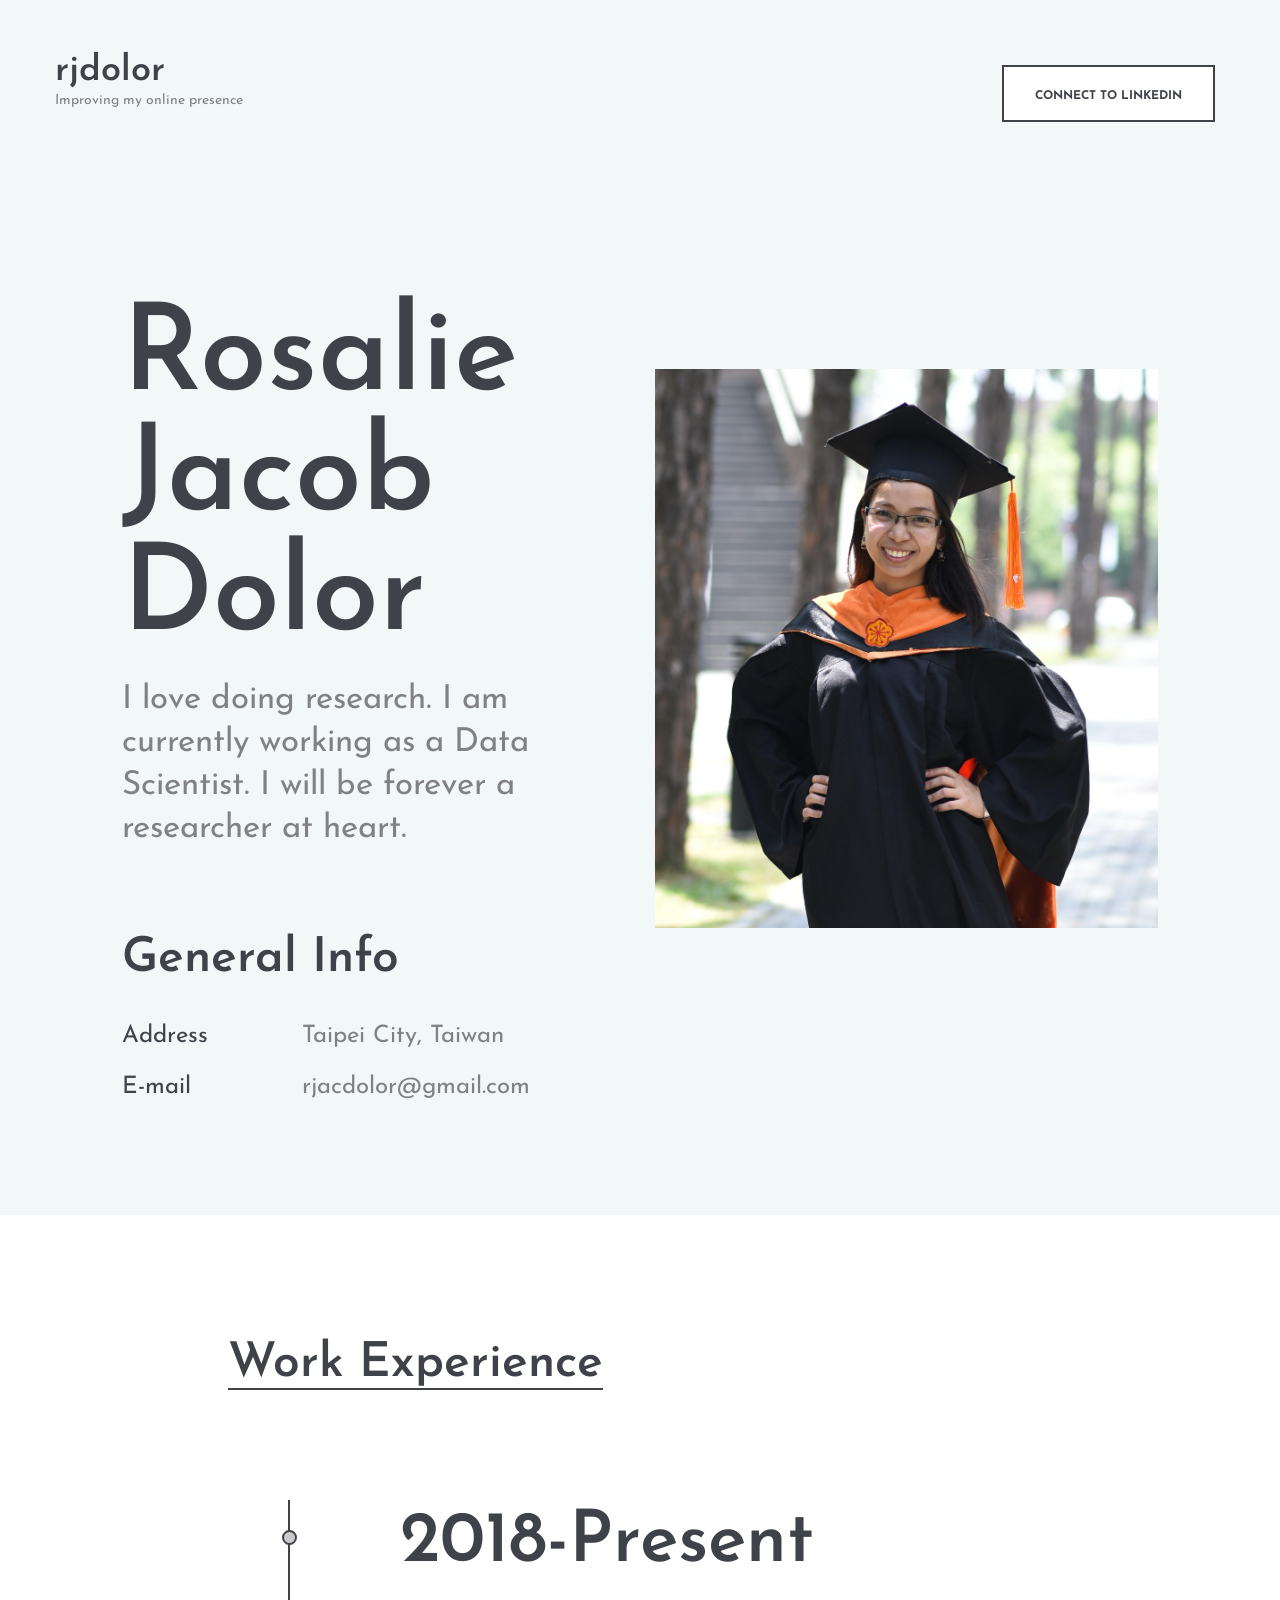
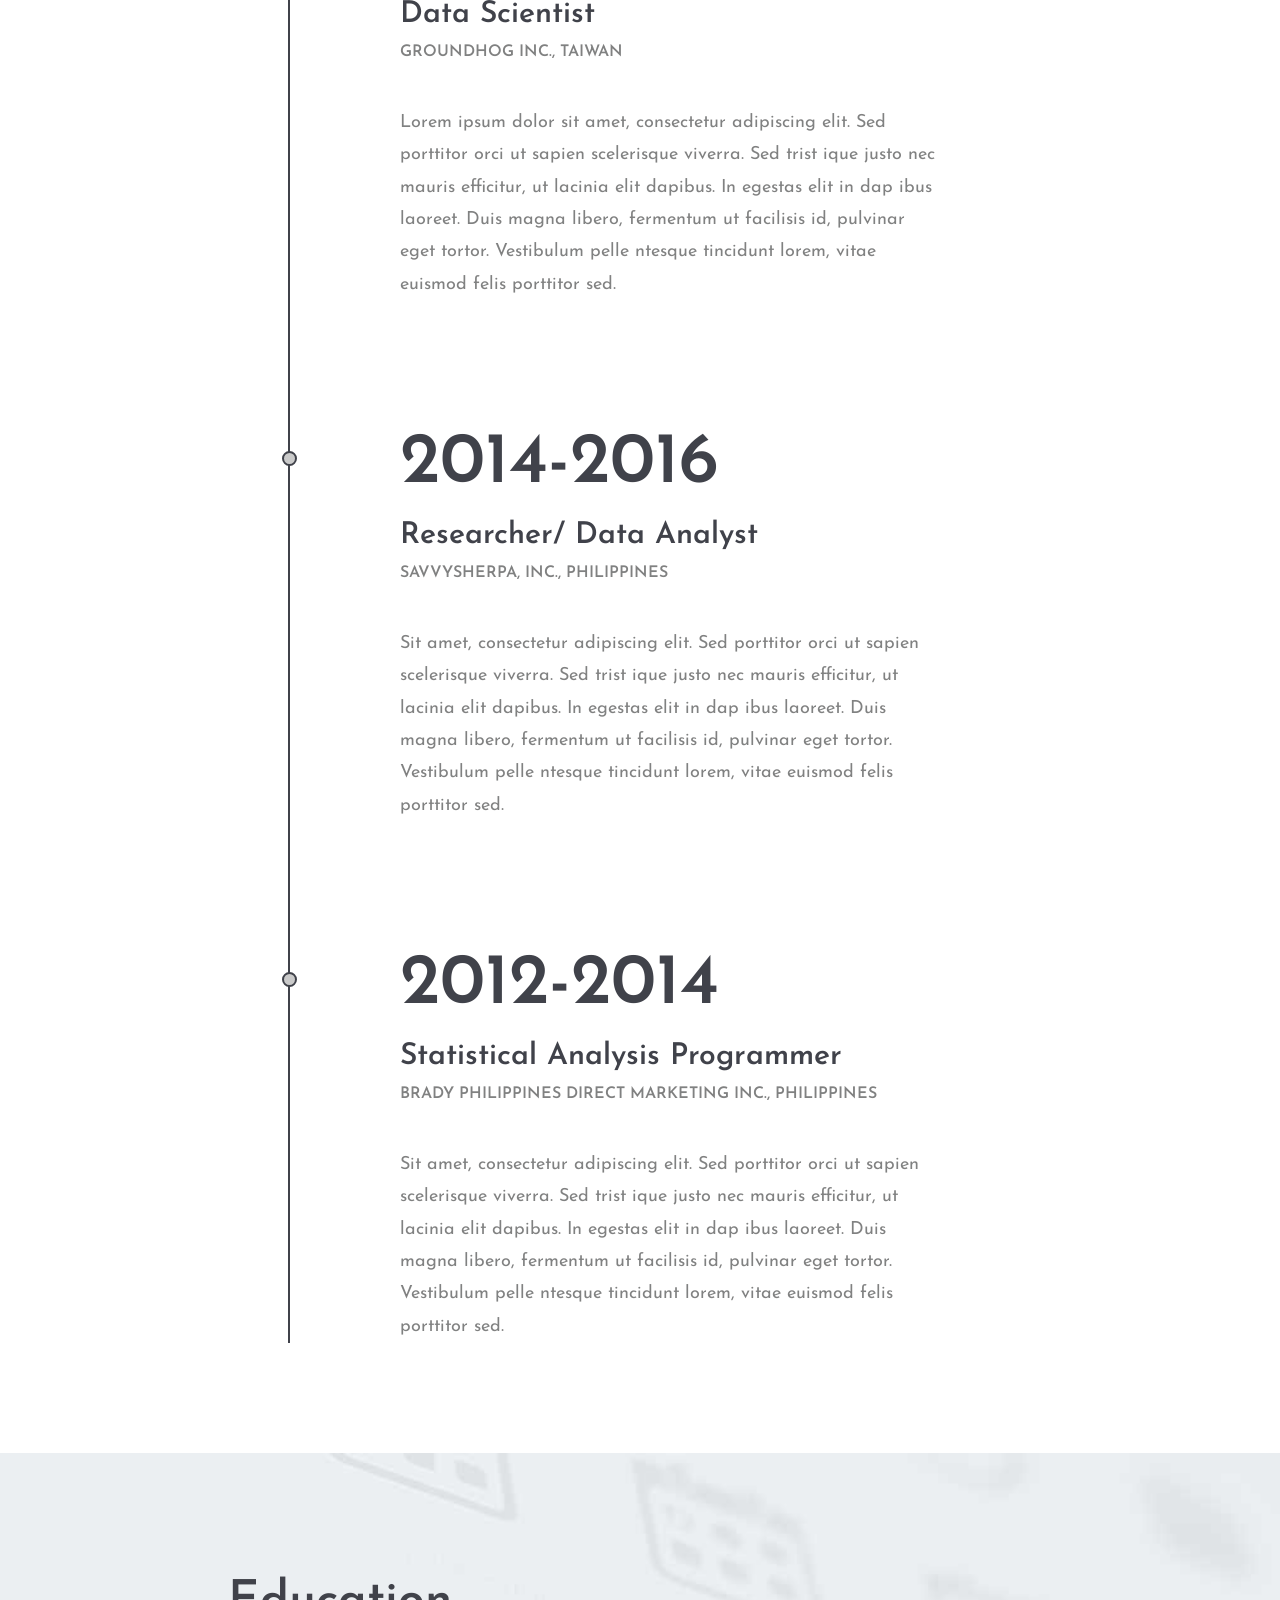
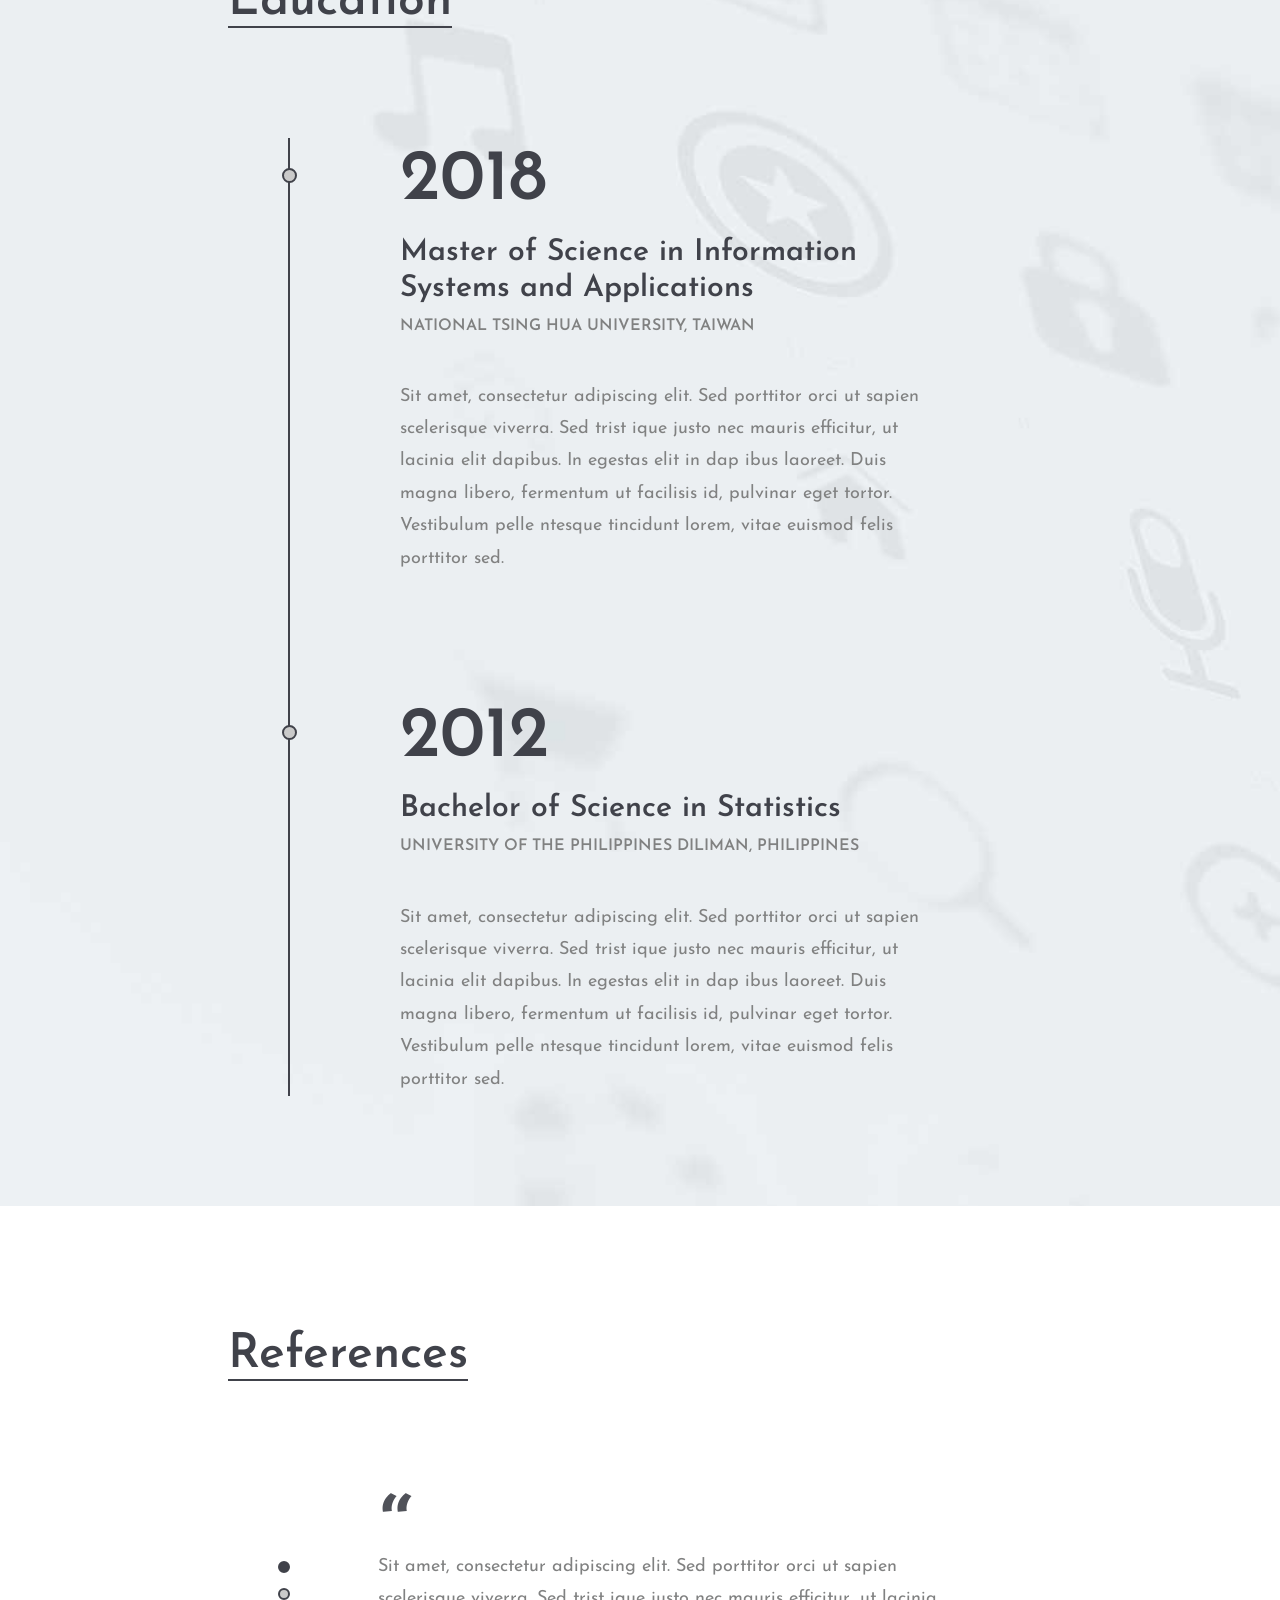
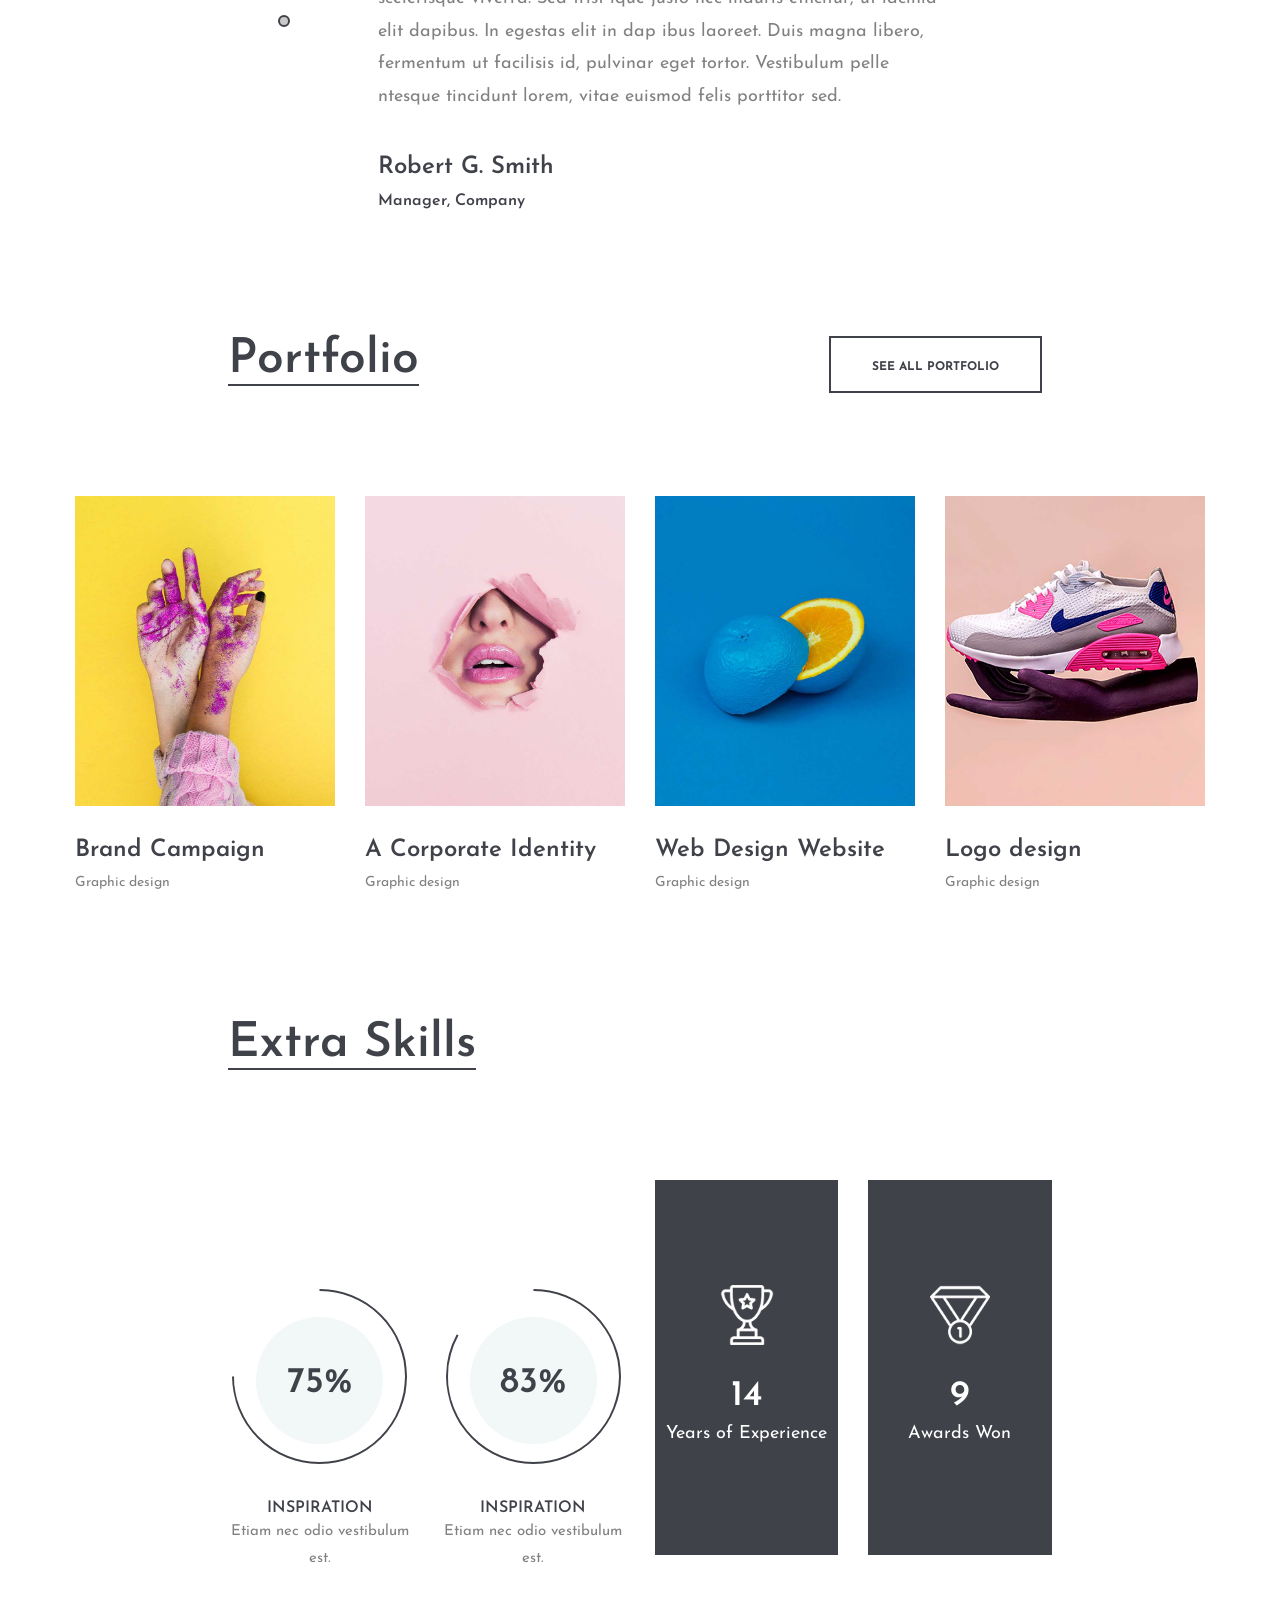
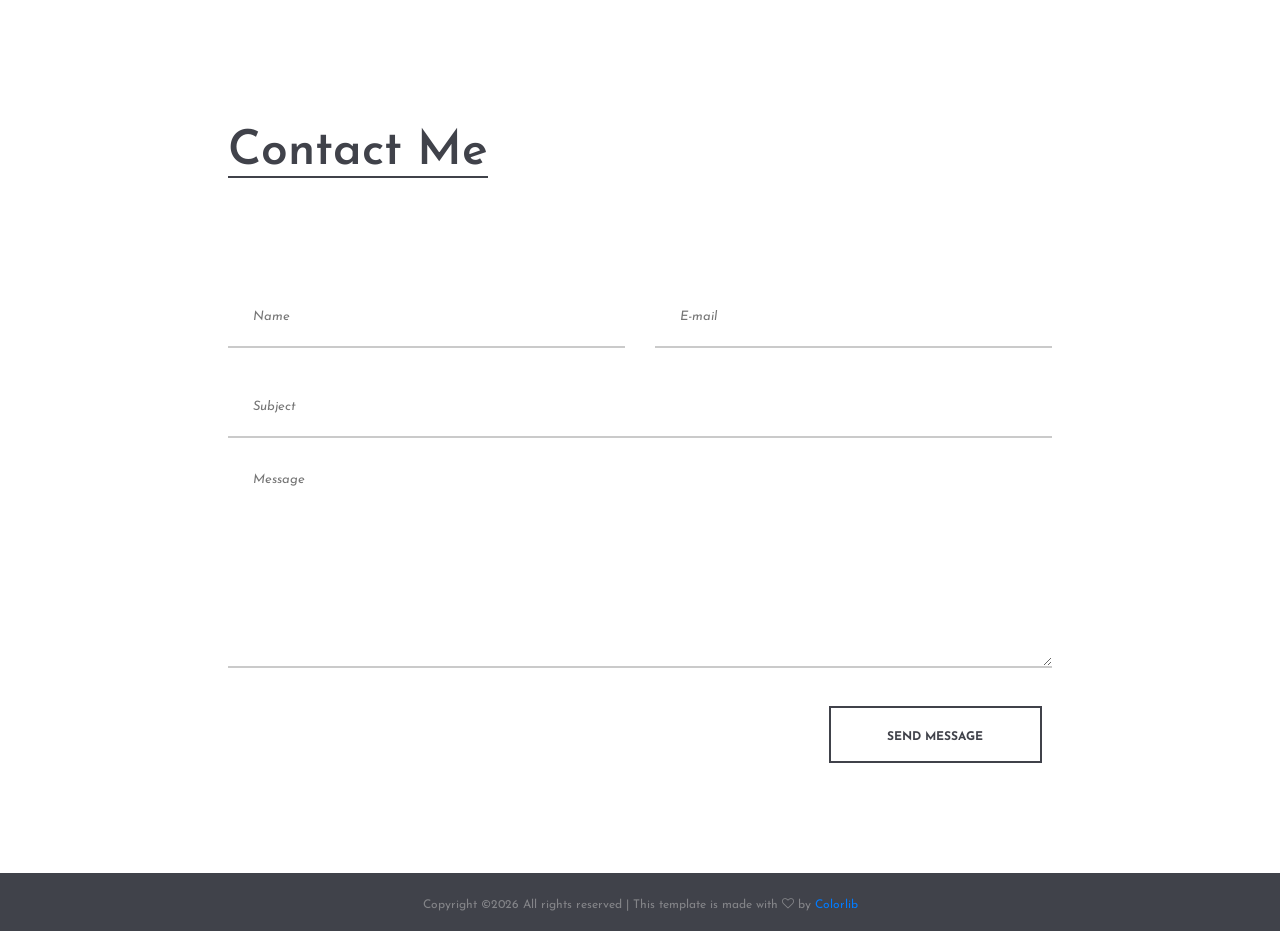
<file: index.html>
<!DOCTYPE html>
<html lang="en">
<head>
	<title>rjdolor - Resume</title>
	<meta charset="UTF-8">
	<meta name="description" content="Civic - CV Resume">
	<meta name="keywords" content="resume, civic, onepage, creative, html">
	<meta name="viewport" content="width=device-width, initial-scale=1.0">
	<!-- Favicon -->   
	<link href="img/favicon.ico" rel="shortcut icon"/>

	<!-- Google Fonts -->
	<link href="https://fonts.googleapis.com/css?family=Josefin+Sans:400,400i,600,600i,700" rel="stylesheet">

	<!-- Stylesheets -->
	<link rel="stylesheet" href="css/bootstrap.min.css"/>
	<link rel="stylesheet" href="css/font-awesome.min.css"/>
	<link rel="stylesheet" href="css/flaticon.css"/>
	<link rel="stylesheet" href="css/owl.carousel.css"/>
	<link rel="stylesheet" href="css/magnific-popup.css"/>
	<link rel="stylesheet" href="css/style.css"/>


	<!--[if lt IE 9]>
	  <script src="https://oss.maxcdn.com/html5shiv/3.7.2/html5shiv.min.js"></script>
	  <script src="https://oss.maxcdn.com/respond/1.4.2/respond.min.js"></script>
	<![endif]-->

</head>
<body>
	<!-- Page Preloder -->
	<div id="preloder">
		<div class="loader"></div>
	</div>
	
	<!-- Header section start -->
	<header class="header-section">
		<div class="container-fluid">
			<div class="row">
				<div class="col-md-4">
					<div class="site-logo">
						<h2><a href="#">rjdolor</a></h2>
						<p>Improving my online presence</p>
					</div>
				</div>
				<div class="col-md-8 text-md-right header-buttons">
					<!-- <a href="" class="site-btn">Download CV</a> -->
					<a href="https://www.linkedin.com/in/rjdolor" class="site-btn">Connect to LinkedIn</a>
				</div>
			</div>
		</div>
	</header>
	<!-- Header section end -->

	<!-- Hero section start -->
	<section class="hero-section spad">
		<div class="container-fluid">
			<div class="row">
				<div class="col-xl-10 offset-xl-1">
					<div class="row">
						<div class="col-lg-6">
							<div class="hero-text">
								<h2>Rosalie Jacob Dolor</h2>
								<p>I love doing research. I am currently working as a Data Scientist. I will be forever a researcher at heart.</p>
							</div>
							<div class="hero-info">
								<h2>General Info</h2>
								<ul>
									<li><span>Address</span>Taipei City, Taiwan</li>
									<li><span>E-mail</span>rjacdolor@gmail.com</li>
								</ul>
							</div>
						</div>
						<div class="col-lg-6">
							<figure class="hero-image">
								<img src="img/grad.jpg" alt="5">
							</figure>
						</div>
					</div>
				</div>
			</div>
		</div>
	</section>
	<!-- Hero section end -->

	<!-- Social links section start -->
	<!-- <div class="social-section">
		<div class="container-fluid">
			<div class="row">
				<div class="col-xl-10 offset-xl-1">
					<div class="social-link-warp">
						<div class="social-links">
							<a href=""><i class="fa fa-pinterest"></i></a>
							<a href=""><i class="fa fa-linkedin"></i></a>
							<a href=""><i class="fa fa-instagram"></i></a>
							<a href=""><i class="fa fa-facebook"></i></a>
							<a href=""><i class="fa fa-twitter"></i></a>
						</div>
						<h2 class="hidden-md hidden-sm">My Social Profiles</h2>
					</div>
				</div>
			</div>
		</div>
	</div>	 -->
	<!-- Social links section end -->

	<!-- Resume section start -->
	<section class="resume-section spad">
		<div class="container-fluid">
			<div class="row">
				<div class="col-xl-7 offset-xl-2">
					<div class="section-title">
						<h2>Work Experience</h2>
					</div>
					<ul class="resume-list">
						<li>
							<h2>2018-Present</h2>
							<h3>Data Scientist</h3>
							<h4>Groundhog Inc., Taiwan</h4>
							<p>Lorem ipsum dolor sit amet, consectetur adipiscing elit. Sed porttitor orci ut sapien scelerisque viverra. Sed trist ique justo nec mauris efficitur, ut lacinia elit dapibus. In egestas elit in dap ibus laoreet. Duis magna libero, fermentum ut facilisis id, pulvinar eget tortor. Vestibulum pelle ntesque tincidunt lorem, vitae euismod felis porttitor sed. </p>
						</li>
						<li>
							<h2>2014-2016</h2>
							<h3>Researcher/ Data Analyst</h3>
							<h4>Savvysherpa, Inc., Philippines</h4>
							<p>Sit amet, consectetur adipiscing elit. Sed porttitor orci ut sapien scelerisque viverra. Sed trist ique justo nec mauris efficitur, ut lacinia elit dapibus. In egestas elit in dap ibus laoreet. Duis magna libero, fermentum ut facilisis id, pulvinar eget tortor. Vestibulum pelle ntesque tincidunt lorem, vitae euismod felis porttitor sed. </p>
						</li>
						<li>
							<h2>2012-2014</h2>
							<h3>Statistical Analysis Programmer</h3>
							<h4>Brady Philippines Direct Marketing Inc., Philippines</h4>
							<p>Sit amet, consectetur adipiscing elit. Sed porttitor orci ut sapien scelerisque viverra. Sed trist ique justo nec mauris efficitur, ut lacinia elit dapibus. In egestas elit in dap ibus laoreet. Duis magna libero, fermentum ut facilisis id, pulvinar eget tortor. Vestibulum pelle ntesque tincidunt lorem, vitae euismod felis porttitor sed. </p>
						</li>
					</ul>
				</div>
			</div>
		</div>
	</section>
	<!-- Resume section end -->

	<!-- Resume section start -->
	<section class="resume-section with-bg spad">
		<div class="container-fluid">
			<div class="row">
				<div class="col-xl-7 offset-xl-2">
					<div class="section-title">
						<h2>Education</h2>
					</div>
					<ul class="resume-list">
						<li>
							<h2>2018</h2>
							<h3>Master of Science in Information Systems and Applications</h3>
							<h4>National Tsing Hua University, Taiwan</h4>
							<p>Sit amet, consectetur adipiscing elit. Sed porttitor orci ut sapien scelerisque viverra. Sed trist ique justo nec mauris efficitur, ut lacinia elit dapibus. In egestas elit in dap ibus laoreet. Duis magna libero, fermentum ut facilisis id, pulvinar eget tortor. Vestibulum pelle ntesque tincidunt lorem, vitae euismod felis porttitor sed. </p>
						</li>
						<li>
							<h2>2012</h2>
							<h3>Bachelor of Science in Statistics</h3>
							<h4>University of the Philippines Diliman, Philippines</h4>
							<p>Sit amet, consectetur adipiscing elit. Sed porttitor orci ut sapien scelerisque viverra. Sed trist ique justo nec mauris efficitur, ut lacinia elit dapibus. In egestas elit in dap ibus laoreet. Duis magna libero, fermentum ut facilisis id, pulvinar eget tortor. Vestibulum pelle ntesque tincidunt lorem, vitae euismod felis porttitor sed. </p>
						</li>
					</ul>
				</div>
			</div>
		</div>
	</section>
	<!-- Resume section end -->

	
	<!-- Review section start -->
	<section class="review-section spad pb-0">
		<div class="container-fluid">
			<div class="row">
				<div class="col-xl-7 offset-xl-2">
					<div class="section-title">
						<h2>References</h2>
					</div>
					<div class="review-slider owl-carousel">
						<div class="single-review">
							<div class="qut">“</div>
							<p>Sit amet, consectetur adipiscing elit. Sed porttitor orci ut sapien scelerisque viverra. Sed trist ique justo nec mauris efficitur, ut lacinia elit dapibus. In egestas elit in dap ibus laoreet. Duis magna libero, fermentum ut facilisis id, pulvinar eget tortor. Vestibulum pelle ntesque tincidunt lorem, vitae euismod felis porttitor sed. </p>
							<h3>Robert G. Smith</h3>
							<h4>Manager, Company</h4>
						</div>
						<div class="single-review">
							<div class="qut">“</div>
							<p>Sit amet, consectetur adipiscing elit. Sed porttitor orci ut sapien scelerisque viverra. Sed trist ique justo nec mauris efficitur, ut lacinia elit dapibus. In egestas elit in dap ibus laoreet. Duis magna libero, fermentum ut facilisis id, pulvinar eget tortor. Vestibulum pelle ntesque tincidunt lorem, vitae euismod felis porttitor sed. </p>
							<h3>Robert G. Smith</h3>
							<h4>Manager, Company</h4>
						</div>
						<div class="single-review">
							<div class="qut">“</div>
							<p>Sit amet, consectetur adipiscing elit. Sed porttitor orci ut sapien scelerisque viverra. Sed trist ique justo nec mauris efficitur, ut lacinia elit dapibus. In egestas elit in dap ibus laoreet. Duis magna libero, fermentum ut facilisis id, pulvinar eget tortor. Vestibulum pelle ntesque tincidunt lorem, vitae euismod felis porttitor sed. </p>
							<h3>Robert G. Smith</h3>
							<h4>Manager, Company</h4>
						</div>
					</div>
				</div>
			</div>
		</div>
	</section>
	<!-- Review section end -->


	<!-- Portfolio section start -->
	<section class="portfolio-section spad pb-0">
		<div class="container-fluid">
			<div class="row">
				<div class="col-xl-4 col-md-8 offset-xl-2 ">
					<div class="section-title">
						<h2>Portfolio</h2>
					</div>
				</div>
				<div class="col-md-4 text-md-right">
					<a href="#" class="site-btn mb-5">See All Portfolio</a>
				</div>
			</div>
			<div class="portfolio-warp">
				<div class="row">
					<div class="col-xl-3 col-lg-6 col-md-6">
						<div class="portfolio-item">
							<a href="img/portfolio/1.jpg" class="set-bg port-pic" data-setbg="img/portfolio/1.jpg"></a>
							<h2>Brand Campaign</h2>
							<p>Graphic design</p>
						</div>
					</div>
					<div class="col-xl-3 col-lg-6 col-md-6">
						<div class="portfolio-item">
							<a href="img/portfolio/2.jpg" class="set-bg port-pic" data-setbg="img/portfolio/2.jpg"></a>
							<h2>A Corporate Identity</h2>
							<p>Graphic design</p>
						</div>
					</div>
					<div class="col-xl-3 col-lg-6 col-md-6">
						<div class="portfolio-item">
							<a href="img/portfolio/3.jpg" class="set-bg port-pic" data-setbg="img/portfolio/3.jpg"></a>
							<h2>Web Design Website</h2>
							<p>Graphic design</p>
						</div>
					</div>
					<div class="col-xl-3 col-lg-6 col-md-6">
						<div class="portfolio-item">
							<a href="img/portfolio/4.jpg" class="set-bg port-pic" data-setbg="img/portfolio/4.jpg"></a>
							<h2>Logo design</h2>
							<p>Graphic design</p>
						</div>
					</div>
				</div>
			</div>
		</div>
	</section>
	<!-- Portfolio section end -->

	<!-- Extra section start -->
	<section class="extra-section spad pb-0">
		<div class="container-fluid">
			<div class="row">
				<div class="col-xl-8 offset-xl-2">
					<div class="section-title">
						<h2>Extra Skills</h2>
					</div>
					<div class="row">
						<div class="col-lg-3 col-md-6 pt-5">
							<div class="fact-box trans">
								<div class="fact-content">
									<div class="circle-progress">
										<div id="progress1" class="prog-circle"></div>
										<div class="progress-info">
											<h2>75%</h2>
										</div>
										<div class="prog-title">
											<h3>Inspiration</h3>
											<p>Etiam nec odio vestibulum est.</p>
										</div>			
									</div>
								</div>
							</div>
						</div>
						<div class="col-lg-3 col-md-6 pt-5">
							<div class="fact-box trans">
								<div class="fact-content">
									<div class="circle-progress">
										<div id="progress2" class="prog-circle"></div>
										<div class="progress-info">
											<h2>83%</h2>
										</div>
										<div class="prog-title">
											<h3>Inspiration</h3>
											<p>Etiam nec odio vestibulum est.</p>
										</div>			
									</div>
								</div>
							</div>
						</div>
						<div class="col-lg-3 col-md-6">
							<div class="fact-box">
								<div class="fact-content">
									<img src="img/icon/1-w.png" alt="">
									<h2>14</h2>
									<p>Years of Experience</p>
								</div>
							</div>
						</div>
						<div class="col-lg-3 col-md-6">
							<div class="fact-box">
								<div class="fact-content">
									<img src="img/icon/2-w.png" alt="">
									<h2>9</h2>
									<p>Awards Won</p>
								</div>
							</div>
						</div>
					</div>
				</div>
			</div>
		</div>
	</section>
	<!-- Extra section end -->

	<!-- Contact section start -->
	<section class="contact-section spad">
		<div class="container-fluid">
			<div class="row">
				<div class="col-xl-8 offset-xl-2">
					<div class="section-title">
						<h2>Contact Me</h2>
					</div>
					<form class="contact-form">
						<div class="row">
							<div class="col-md-6">
								<input type="text" placeholder="Name">
							</div>
							<div class="col-md-6">
								<input type="text" placeholder="E-mail">
							</div>
							<div class="col-md-12">
								<input type="text" placeholder="Subject">
								<textarea placeholder="Message"></textarea>
							</div>
						</div>
						<div class="text-md-right">
							<button class="site-btn">Send message</button>
						</div>
					</form>
				</div>
			</div>
		</div>
	</section>
	<!-- Contact section end -->

	<!-- Footer section start -->
	<footer class="footer-section">
		<div class="container text-center">
			<div class="copyright"><!-- Link back to Colorlib can't be removed. Template is licensed under CC BY 3.0. -->
Copyright &copy;<script>document.write(new Date().getFullYear());</script> All rights reserved | This template is made with <i class="fa fa-heart-o" aria-hidden="true"></i> by <a href="https://colorlib.com" target="_blank">Colorlib</a>
<!-- Link back to Colorlib can't be removed. Template is licensed under CC BY 3.0. -->
</div>
		</div>
	</footer>
	<!-- Footer section end -->


	<!--====== Javascripts & Jquery ======-->
	<script src="js/jquery-2.1.4.min.js"></script>
	<script src="js/bootstrap.min.js"></script>
	<script src="js/owl.carousel.min.js"></script>
	<script src="js/magnific-popup.min.js"></script>
	<script src="js/circle-progress.min.js"></script>
	<script src="js/main.js"></script>
</body>
</html>
</file>
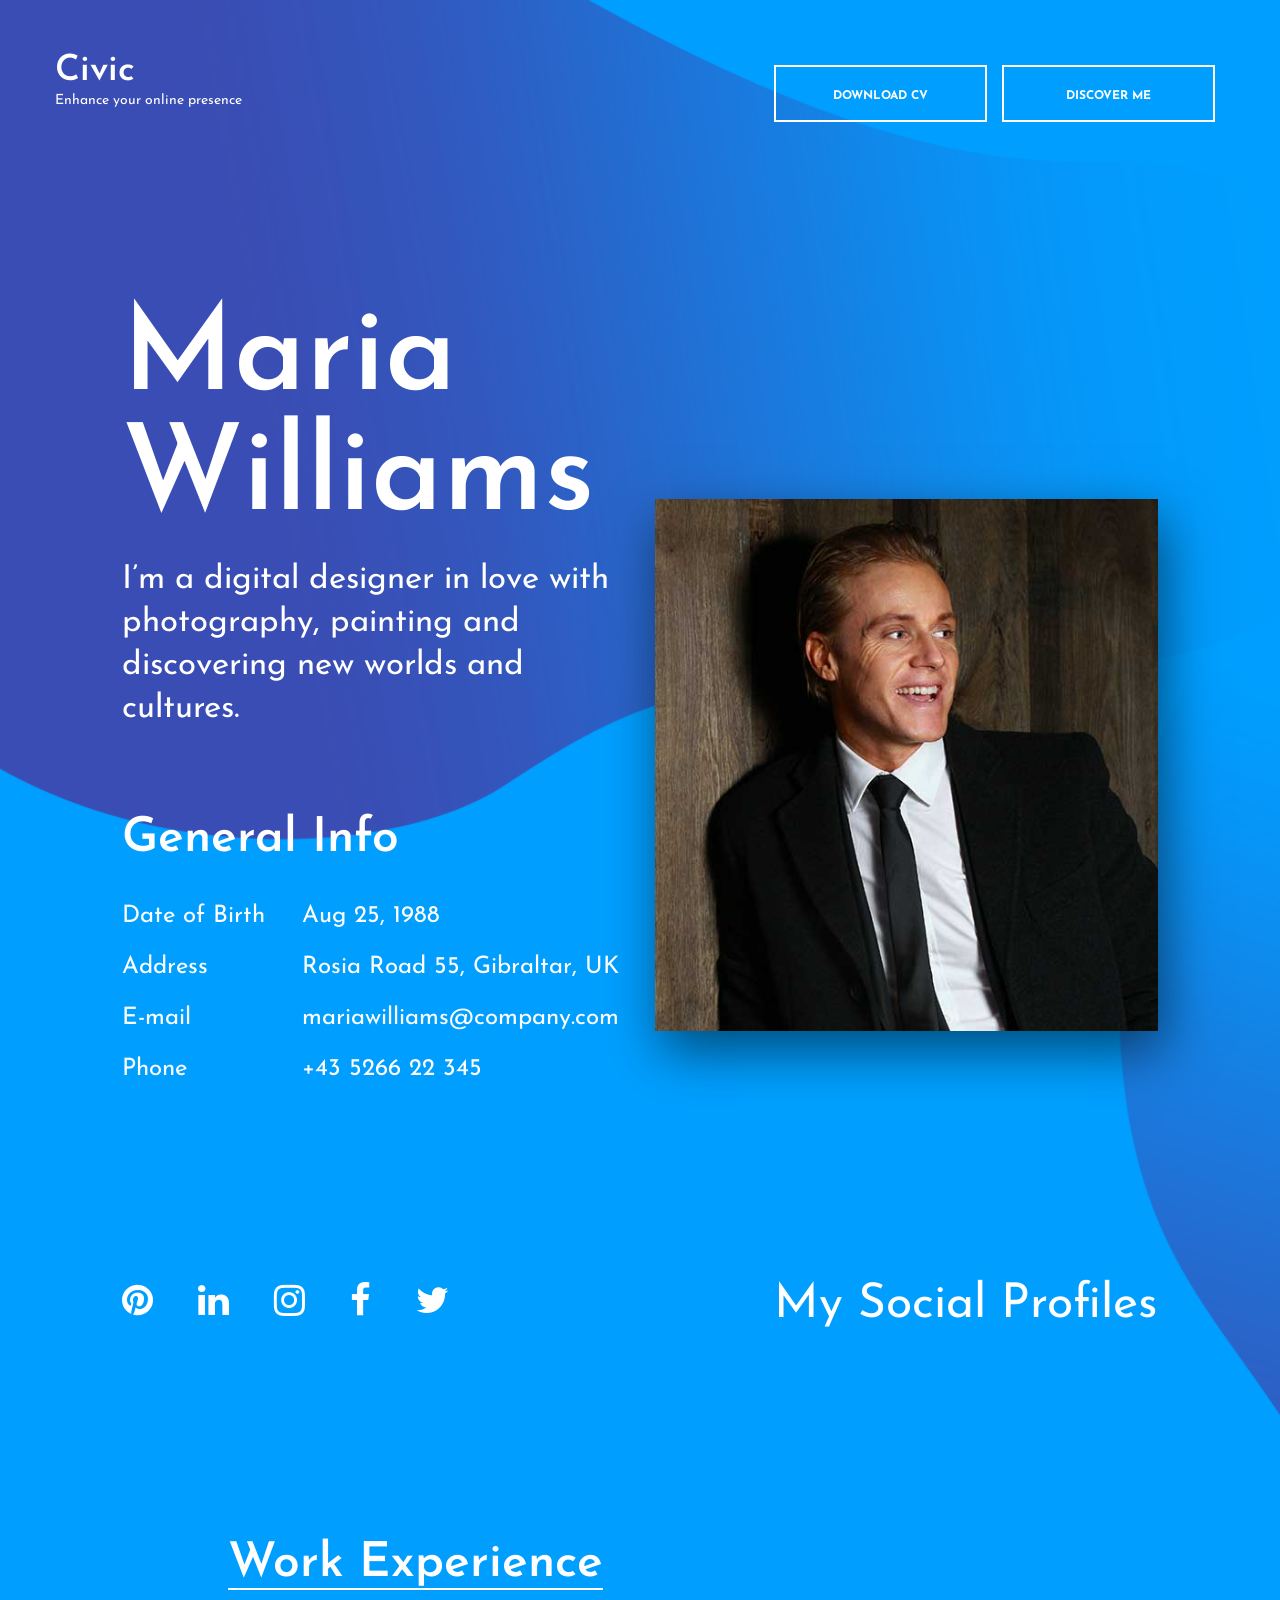
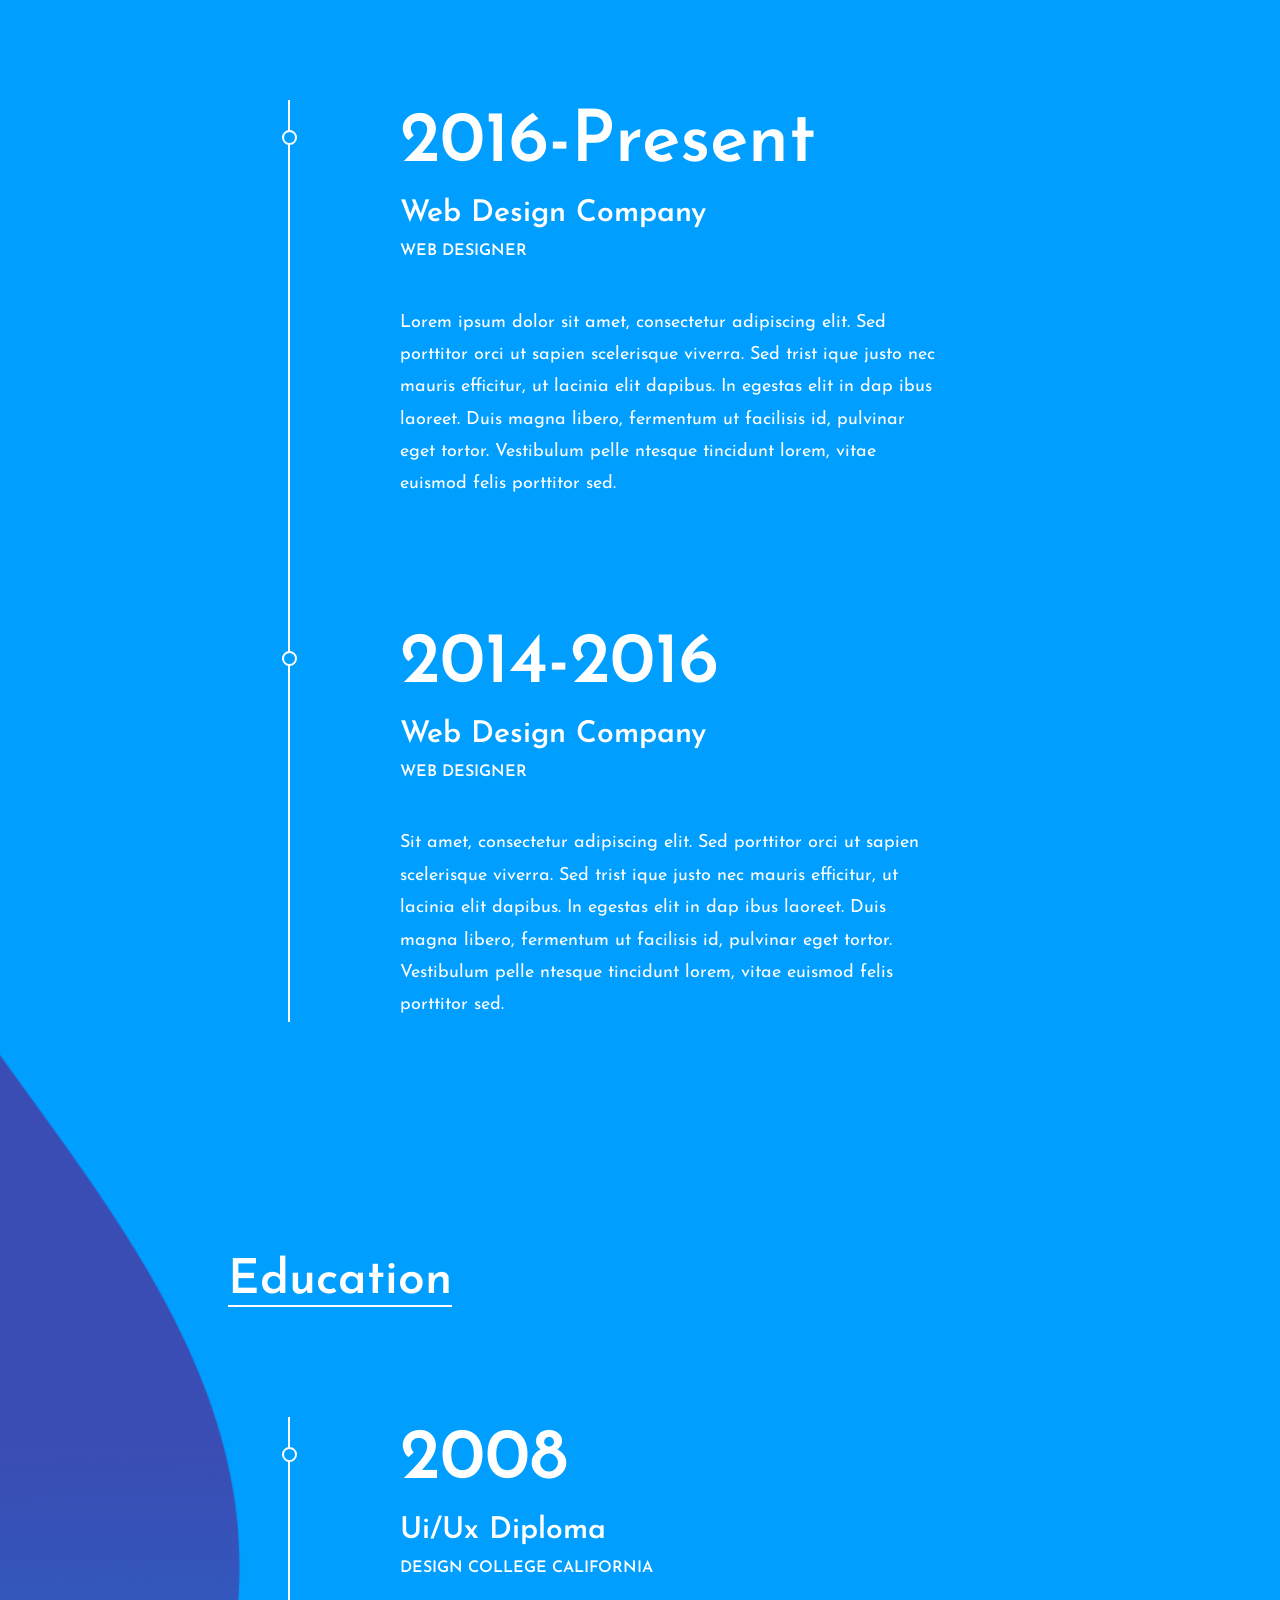
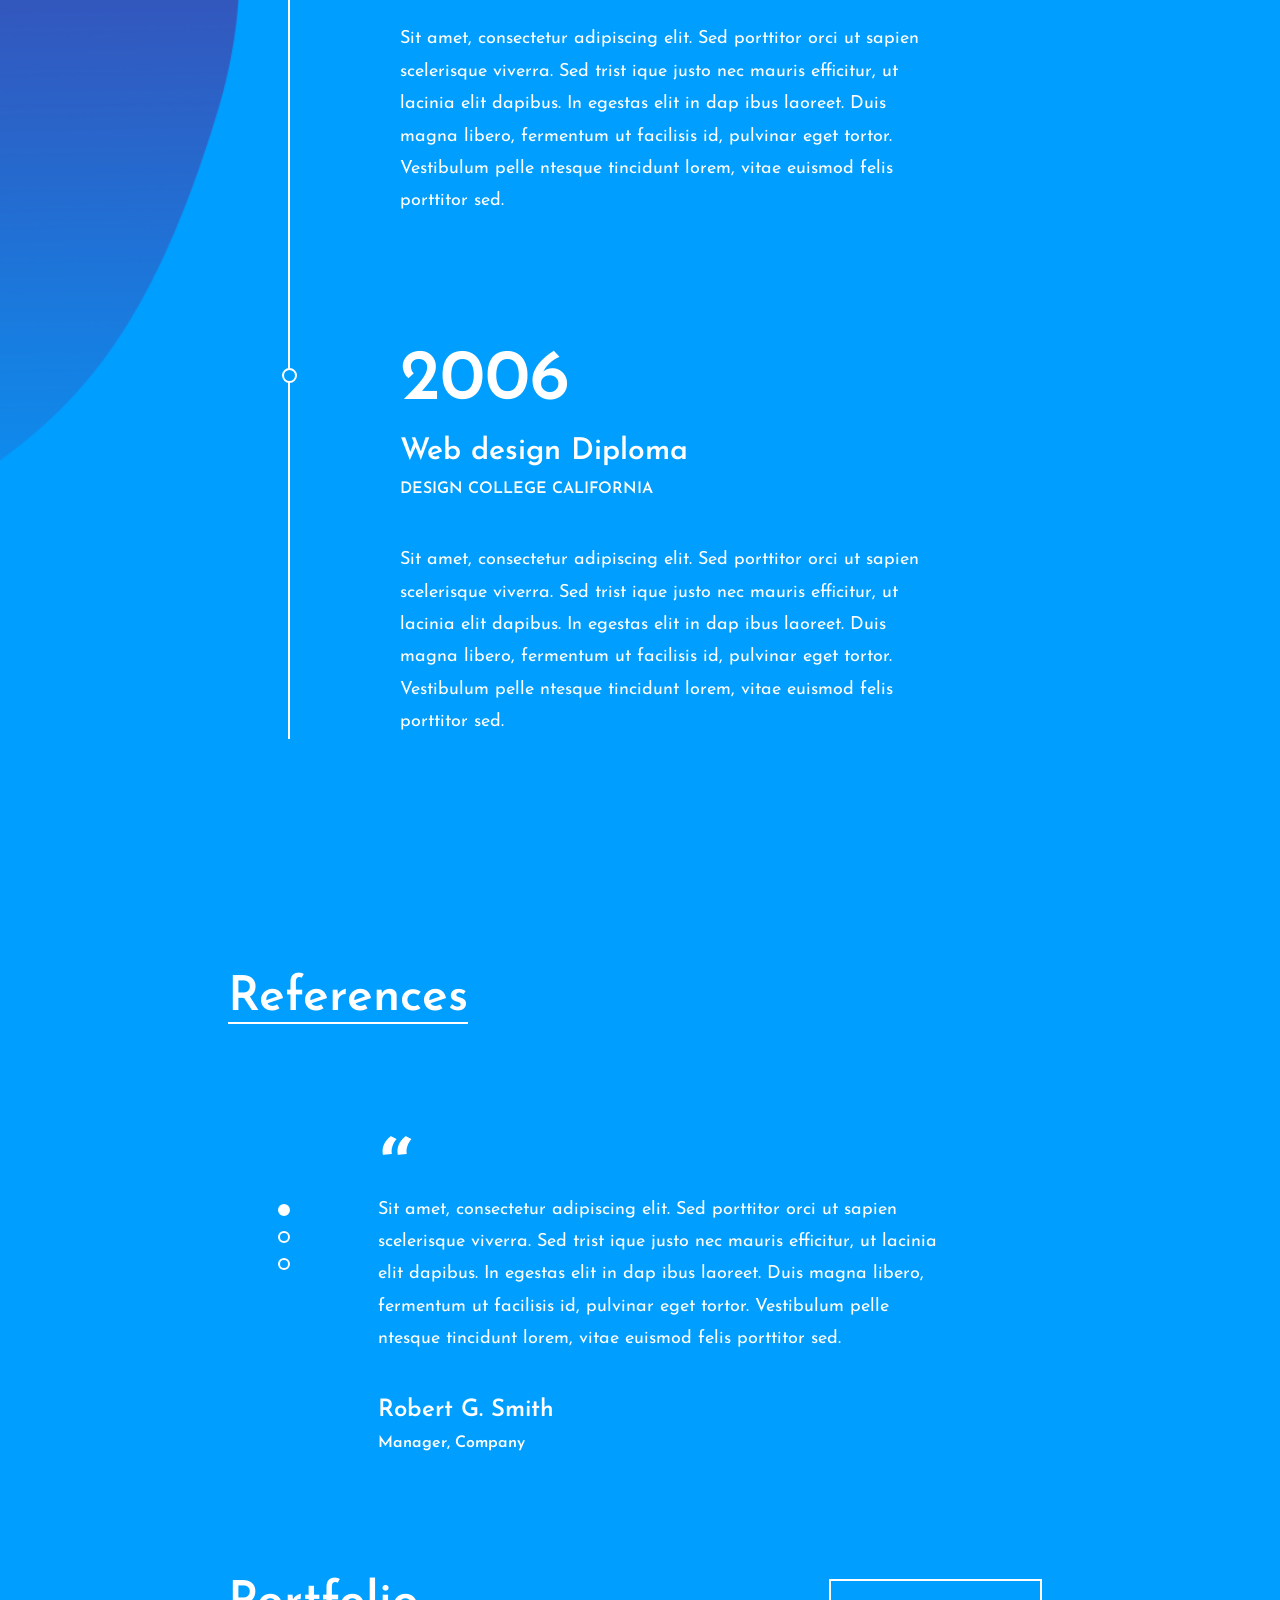
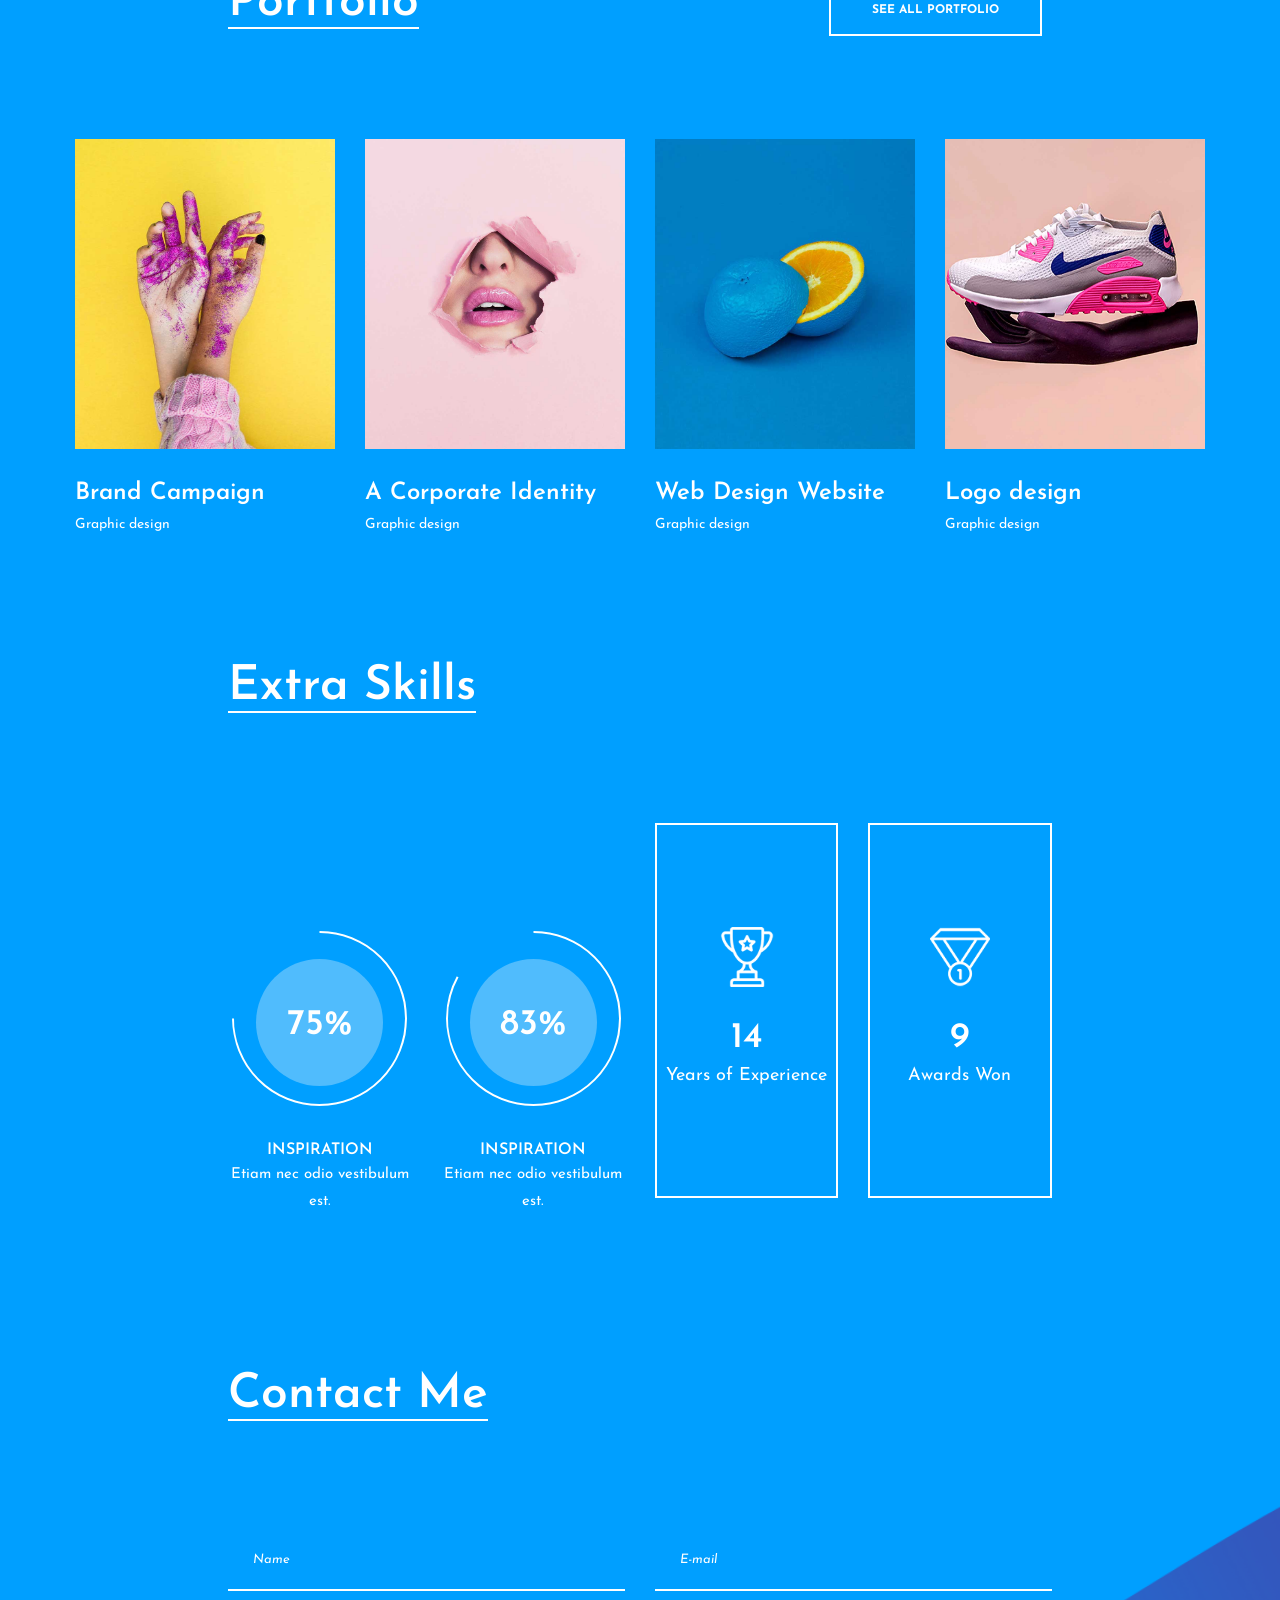
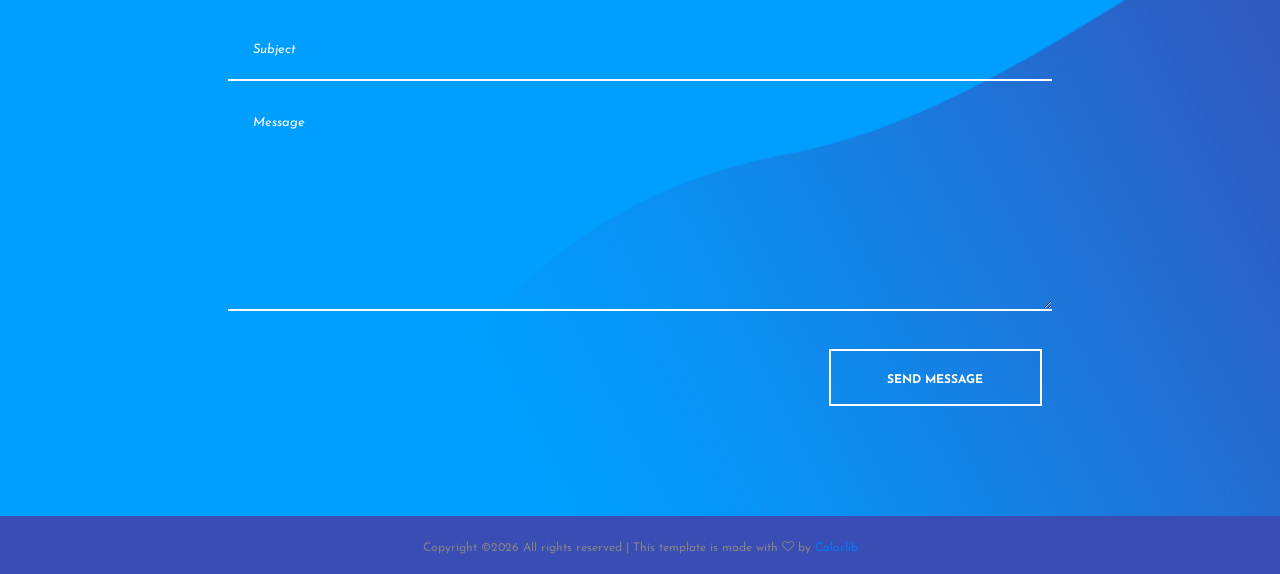
<file: home2.html>
<!DOCTYPE html>
<html lang="en">
<head>
	<title>Civic - CV Resume</title>
	<meta charset="UTF-8">
	<meta name="description" content="Civic - CV Resume">
	<meta name="keywords" content="resume, civic, onepage, creative, html">
	<meta name="viewport" content="width=device-width, initial-scale=1.0">
	<!-- Favicon -->   
	<link href="img/favicon.ico" rel="shortcut icon"/>

	<!-- Google Fonts -->
	<link href="https://fonts.googleapis.com/css?family=Josefin+Sans:400,400i,600,600i,700" rel="stylesheet">

	<!-- Stylesheets -->
	<link rel="stylesheet" href="css/bootstrap.min.css"/>
	<link rel="stylesheet" href="css/font-awesome.min.css"/>
	<link rel="stylesheet" href="css/flaticon.css"/>
	<link rel="stylesheet" href="css/owl.carousel.css"/>
	<link rel="stylesheet" href="css/magnific-popup.css"/>
	<link rel="stylesheet" href="css/style.css"/>


	<!--[if lt IE 9]>
	  <script src="https://oss.maxcdn.com/html5shiv/3.7.2/html5shiv.min.js"></script>
	  <script src="https://oss.maxcdn.com/respond/1.4.2/respond.min.js"></script>
	<![endif]-->

</head>
<body>
	<!-- Page Preloder -->
	<div id="preloder">
		<div class="loader"></div>
	</div>
	
	<div class="home-two-style">
		<!-- Header section start -->
		<header class="header-section">
			<div class="container-fluid">
				<div class="row">
					<div class="col-md-4">
						<div class="site-logo">
							<h2><a href="#">Civic</a></h2>
							<p>Enhance your online presence</p>
						</div>
					</div>
					<div class="col-md-8 text-md-right header-buttons">
						<a href="#" class="site-btn">Download CV</a>
						<a href="#" class="site-btn">Discover me</a>
					</div>
				</div>
			</div>
		</header>
		<!-- Header section end -->

		<!-- Hero section start -->
		<section class="hero-section spad">
			<div class="container-fluid">
				<div class="row">
					<div class="col-xl-10 offset-xl-1">
						<div class="row">
							<div class="col-lg-6">
								<div class="hero-text">
									<h2>Maria Williams</h2>
									<p>I’m a digital designer in love with photography, painting and discovering new worlds and cultures.</p>
								</div>
								<div class="hero-info">
									<h2>General Info</h2>
									<ul>
										<li><span>Date of Birth</span>Aug 25, 1988</li>
										<li><span>Address</span>Rosia Road 55, Gibraltar, UK</li>
										<li><span>E-mail</span>mariawilliams@company.com</li>
										<li><span>Phone </span>+43 5266 22 345</li>
									</ul>
								</div>
							</div>
							<div class="col-lg-6 text-md-center">
								<figure class="hero-image">
									<img src="img/hero-2.jpg" alt="5">
								</figure>
							</div>
						</div>
					</div>
				</div>
			</div>
		</section>
		<!-- Hero section end -->

		<!-- Social links section start -->
		<div class="social-section">
			<div class="container-fluid">
				<div class="row">
					<div class="col-xl-10 offset-xl-1">
						<div class="social-link-warp">
							<div class="social-links">
								<a href=""><i class="fa fa-pinterest"></i></a>
								<a href=""><i class="fa fa-linkedin"></i></a>
								<a href=""><i class="fa fa-instagram"></i></a>
								<a href=""><i class="fa fa-facebook"></i></a>
								<a href=""><i class="fa fa-twitter"></i></a>
							</div>
							<h2 class="hidden-md hidden-sm">My Social Profiles</h2>
						</div>
					</div>
				</div>
			</div>
		</div>	
		<!-- Social links section end -->

		<!-- Resume section start -->
		<section class="resume-section spad">
			<div class="container-fluid">
				<div class="row">
					<div class="col-xl-7 offset-xl-2">
						<div class="section-title">
							<h2>Work Experience</h2>
						</div>
						<ul class="resume-list">
							<li>
								<h2>2016-Present</h2>
								<h3>Web Design Company</h3>
								<h4>Web Designer</h4>
								<p>Lorem ipsum dolor sit amet, consectetur adipiscing elit. Sed porttitor orci ut sapien scelerisque viverra. Sed trist ique justo nec mauris efficitur, ut lacinia elit dapibus. In egestas elit in dap ibus laoreet. Duis magna libero, fermentum ut facilisis id, pulvinar eget tortor. Vestibulum pelle ntesque tincidunt lorem, vitae euismod felis porttitor sed. </p>
							</li>
							<li>
								<h2>2014-2016</h2>
								<h3>Web Design Company</h3>
								<h4>Web Designer</h4>
								<p>Sit amet, consectetur adipiscing elit. Sed porttitor orci ut sapien scelerisque viverra. Sed trist ique justo nec mauris efficitur, ut lacinia elit dapibus. In egestas elit in dap ibus laoreet. Duis magna libero, fermentum ut facilisis id, pulvinar eget tortor. Vestibulum pelle ntesque tincidunt lorem, vitae euismod felis porttitor sed. </p>
							</li>
						</ul>
					</div>
				</div>
			</div>
		</section>
		<!-- Resume section end -->

		<!-- Resume section start -->
		<section class="resume-section spad">
			<div class="container-fluid">
				<div class="row">
					<div class="col-xl-7 offset-xl-2">
						<div class="section-title">
							<h2>Education</h2>
						</div>
						<ul class="resume-list">
							<li>
								<h2>2008</h2>
								<h3>Ui/Ux Diploma</h3>
								<h4>Design College California</h4>
								<p>Sit amet, consectetur adipiscing elit. Sed porttitor orci ut sapien scelerisque viverra. Sed trist ique justo nec mauris efficitur, ut lacinia elit dapibus. In egestas elit in dap ibus laoreet. Duis magna libero, fermentum ut facilisis id, pulvinar eget tortor. Vestibulum pelle ntesque tincidunt lorem, vitae euismod felis porttitor sed. </p>
							</li>
							<li>
								<h2>2006</h2>
								<h3>Web design Diploma</h3>
								<h4>Design College California</h4>
								<p>Sit amet, consectetur adipiscing elit. Sed porttitor orci ut sapien scelerisque viverra. Sed trist ique justo nec mauris efficitur, ut lacinia elit dapibus. In egestas elit in dap ibus laoreet. Duis magna libero, fermentum ut facilisis id, pulvinar eget tortor. Vestibulum pelle ntesque tincidunt lorem, vitae euismod felis porttitor sed. </p>
							</li>
						</ul>
					</div>
				</div>
			</div>
		</section>
		<!-- Resume section end -->

		
		<!-- Review section start -->
		<section class="review-section spad pb-0">
			<div class="container-fluid">
				<div class="row">
					<div class="col-xl-7 offset-xl-2">
						<div class="section-title">
							<h2>References</h2>
						</div>
						<div class="review-slider owl-carousel">
							<div class="single-review">
								<div class="qut">“</div>
								<p>Sit amet, consectetur adipiscing elit. Sed porttitor orci ut sapien scelerisque viverra. Sed trist ique justo nec mauris efficitur, ut lacinia elit dapibus. In egestas elit in dap ibus laoreet. Duis magna libero, fermentum ut facilisis id, pulvinar eget tortor. Vestibulum pelle ntesque tincidunt lorem, vitae euismod felis porttitor sed. </p>
								<h3>Robert G. Smith</h3>
								<h4>Manager, Company</h4>
							</div>
							<div class="single-review">
								<div class="qut">“</div>
								<p>Sit amet, consectetur adipiscing elit. Sed porttitor orci ut sapien scelerisque viverra. Sed trist ique justo nec mauris efficitur, ut lacinia elit dapibus. In egestas elit in dap ibus laoreet. Duis magna libero, fermentum ut facilisis id, pulvinar eget tortor. Vestibulum pelle ntesque tincidunt lorem, vitae euismod felis porttitor sed. </p>
								<h3>Robert G. Smith</h3>
								<h4>Manager, Company</h4>
							</div>
							<div class="single-review">
								<div class="qut">“</div>
								<p>Sit amet, consectetur adipiscing elit. Sed porttitor orci ut sapien scelerisque viverra. Sed trist ique justo nec mauris efficitur, ut lacinia elit dapibus. In egestas elit in dap ibus laoreet. Duis magna libero, fermentum ut facilisis id, pulvinar eget tortor. Vestibulum pelle ntesque tincidunt lorem, vitae euismod felis porttitor sed. </p>
								<h3>Robert G. Smith</h3>
								<h4>Manager, Company</h4>
							</div>
						</div>
					</div>
				</div>
			</div>
		</section>
		<!-- Review section end -->


		<!-- Portfolio section start -->
		<section class="portfolio-section spad pb-0">
			<div class="container-fluid">
				<div class="row">
					<div class="col-xl-4 col-md-8 offset-xl-2 ">
						<div class="section-title">
							<h2>Portfolio</h2>
						</div>
					</div>
					<div class="col-md-4 text-md-right">
						<a href="#" class="site-btn mb-5">See All Portfolio</a>
					</div>
				</div>
				<div class="portfolio-warp">
					<div class="row">
						<div class="col-xl-3 col-lg-6 col-md-6">
							<div class="portfolio-item">
								<a href="img/portfolio/1.jpg" class="set-bg port-pic" data-setbg="img/portfolio/1.jpg"></a>
								<h2>Brand Campaign</h2>
								<p>Graphic design</p>
							</div>
						</div>
						<div class="col-xl-3 col-lg-6 col-md-6">
							<div class="portfolio-item">
								<a href="img/portfolio/2.jpg" class="set-bg port-pic" data-setbg="img/portfolio/2.jpg"></a>
								<h2>A Corporate Identity</h2>
								<p>Graphic design</p>
							</div>
						</div>
						<div class="col-xl-3 col-lg-6 col-md-6">
							<div class="portfolio-item">
								<a href="img/portfolio/3.jpg" class="set-bg port-pic" data-setbg="img/portfolio/3.jpg"></a>
								<h2>Web Design Website</h2>
								<p>Graphic design</p>
							</div>
						</div>
						<div class="col-xl-3 col-lg-6 col-md-6">
							<div class="portfolio-item">
								<a href="img/portfolio/4.jpg" class="set-bg port-pic" data-setbg="img/portfolio/4.jpg"></a>
								<h2>Logo design</h2>
								<p>Graphic design</p>
							</div>
						</div>
					</div>
				</div>
			</div>
		</section>
		<!-- Portfolio section end -->

		<!-- Extra section start -->
		<section class="extra-section spad pb-0">
			<div class="container-fluid">
				<div class="row">
					<div class="col-xl-8 offset-xl-2">
						<div class="section-title">
							<h2>Extra Skills</h2>
						</div>
						<div class="row">
							<div class="col-lg-3 col-md-6 pt-5">
								<div class="fact-box trans">
									<div class="fact-content">
										<div class="circle-progress">
											<div id="progress3" class="prog-circle"></div>
											<div class="progress-info">
												<h2>75%</h2>
											</div>
											<div class="prog-title">
												<h3>Inspiration</h3>
												<p>Etiam nec odio vestibulum est.</p>
											</div>			
										</div>
									</div>
								</div>
							</div>
							<div class="col-lg-3 col-md-6 pt-5">
								<div class="fact-box trans">
									<div class="fact-content">
										<div class="circle-progress">
											<div id="progress4" class="prog-circle"></div>
											<div class="progress-info">
												<h2>83%</h2>
											</div>
											<div class="prog-title">
												<h3>Inspiration</h3>
												<p>Etiam nec odio vestibulum est.</p>
											</div>			
										</div>
									</div>
								</div>
							</div>
							<div class="col-lg-3 col-md-6">
								<div class="fact-box">
									<div class="fact-content">
										<img src="img/icon/1-w.png" alt="">
										<h2>14</h2>
										<p>Years of Experience</p>
									</div>
								</div>
							</div>
							<div class="col-lg-3 col-md-6">
								<div class="fact-box">
									<div class="fact-content">
										<img src="img/icon/2-w.png" alt="">
										<h2>9</h2>
										<p>Awards Won</p>
									</div>
								</div>
							</div>
						</div>
					</div>
				</div>
			</div>
		</section>
		<!-- Extra section end -->

		<!-- Contact section start -->
		<section class="contact-section spad">
			<div class="container-fluid">
				<div class="row">
					<div class="col-xl-8 offset-xl-2">
						<div class="section-title">
							<h2>Contact Me</h2>
						</div>
						<form class="contact-form">
							<div class="row">
								<div class="col-md-6">
									<input type="text" placeholder="Name">
								</div>
								<div class="col-md-6">
									<input type="text" placeholder="E-mail">
								</div>
								<div class="col-md-12">
									<input type="text" placeholder="Subject">
									<textarea placeholder="Message"></textarea>
								</div>
							</div>
							<div class="text-md-right">
								<button class="site-btn">Send message</button>
							</div>
						</form>
					</div>
				</div>
			</div>
		</section>
		<!-- Contact section end -->

		<!-- Footer section start -->
		<footer class="footer-section">
			<div class="container text-center">
				<div class="copyright"><!-- Link back to Colorlib can't be removed. Template is licensed under CC BY 3.0. -->
Copyright &copy;<script>document.write(new Date().getFullYear());</script> All rights reserved | This template is made with <i class="fa fa-heart-o" aria-hidden="true"></i> by <a href="https://colorlib.com" target="_blank">Colorlib</a>
<!-- Link back to Colorlib can't be removed. Template is licensed under CC BY 3.0. -->
</div>
			</div>
		</footer>
		<!-- Footer section end -->
	</div>


	<!--====== Javascripts & Jquery ======-->
	<script src="js/jquery-2.1.4.min.js"></script>
	<script src="js/bootstrap.min.js"></script>
	<script src="js/owl.carousel.min.js"></script>
	<script src="js/magnific-popup.min.js"></script>
	<script src="js/circle-progress.min.js"></script>
	<script src="js/main.js"></script>
</body>
</html>
</file>
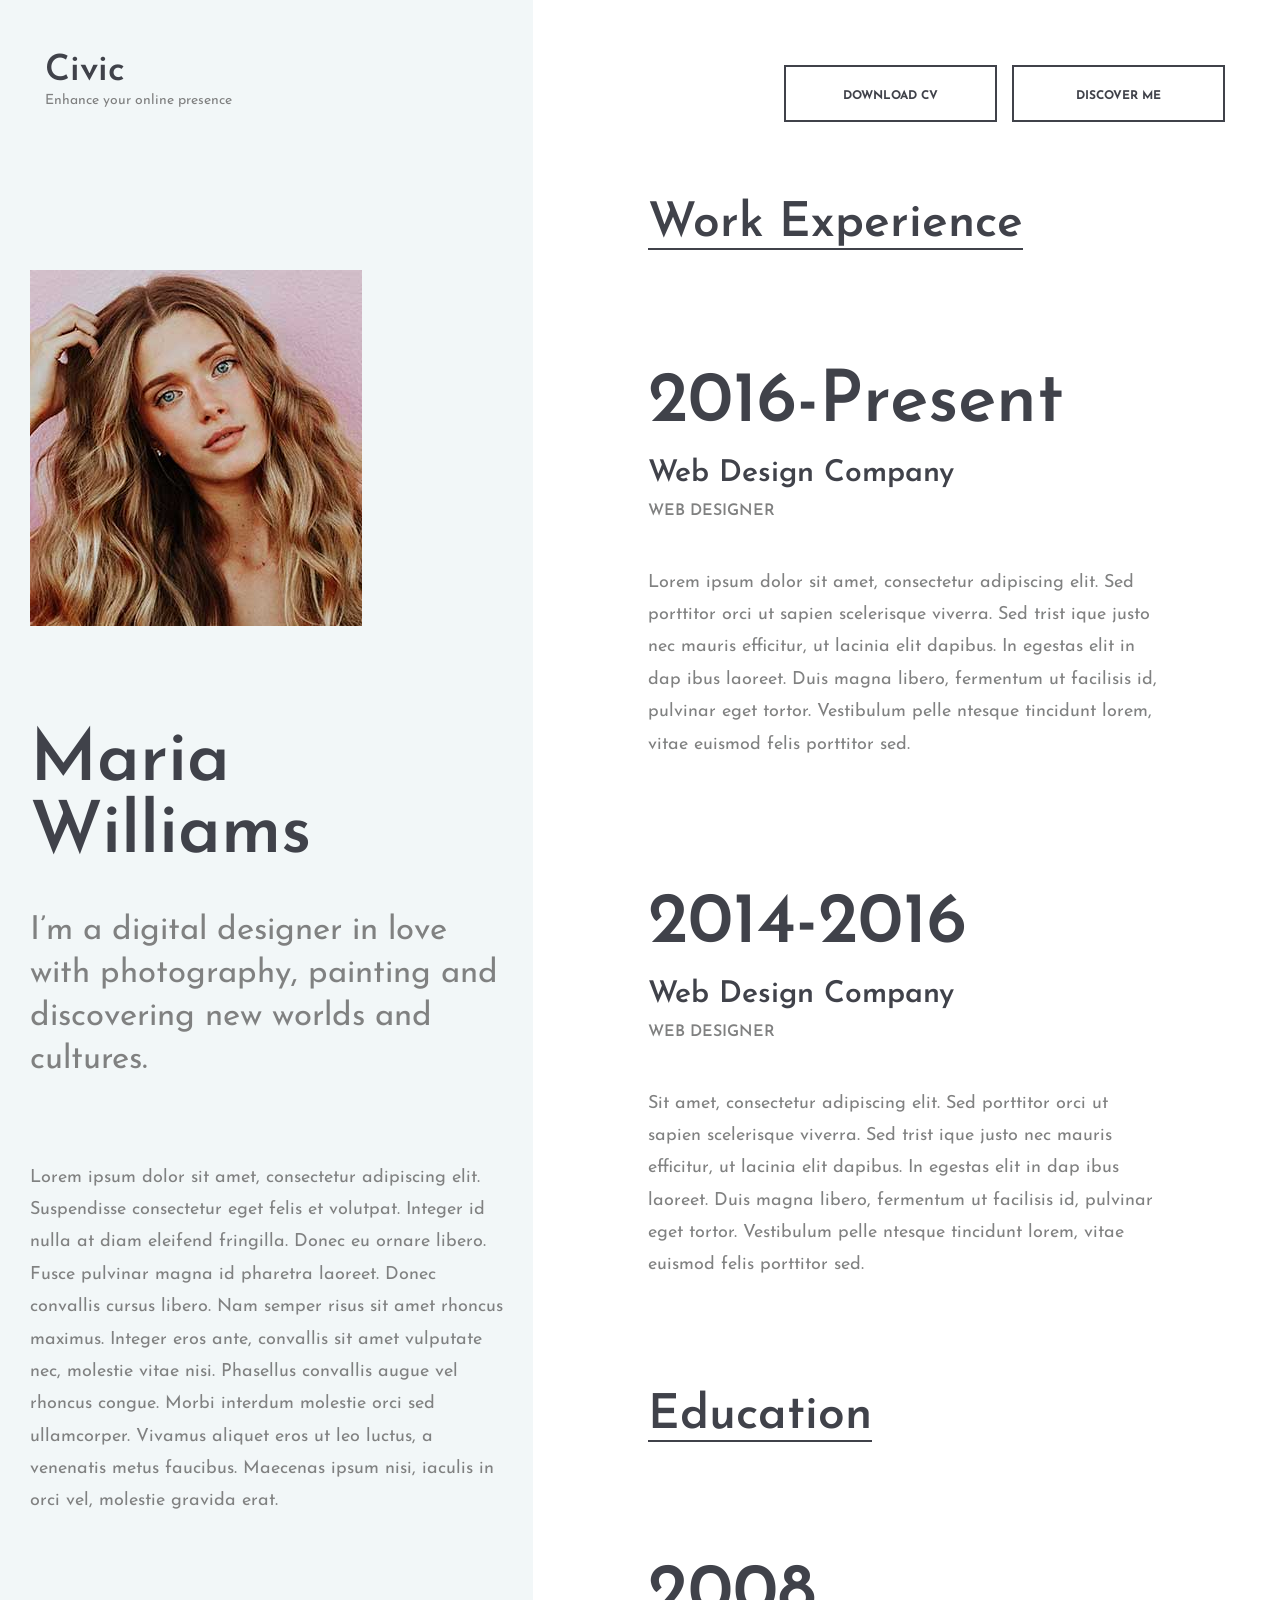
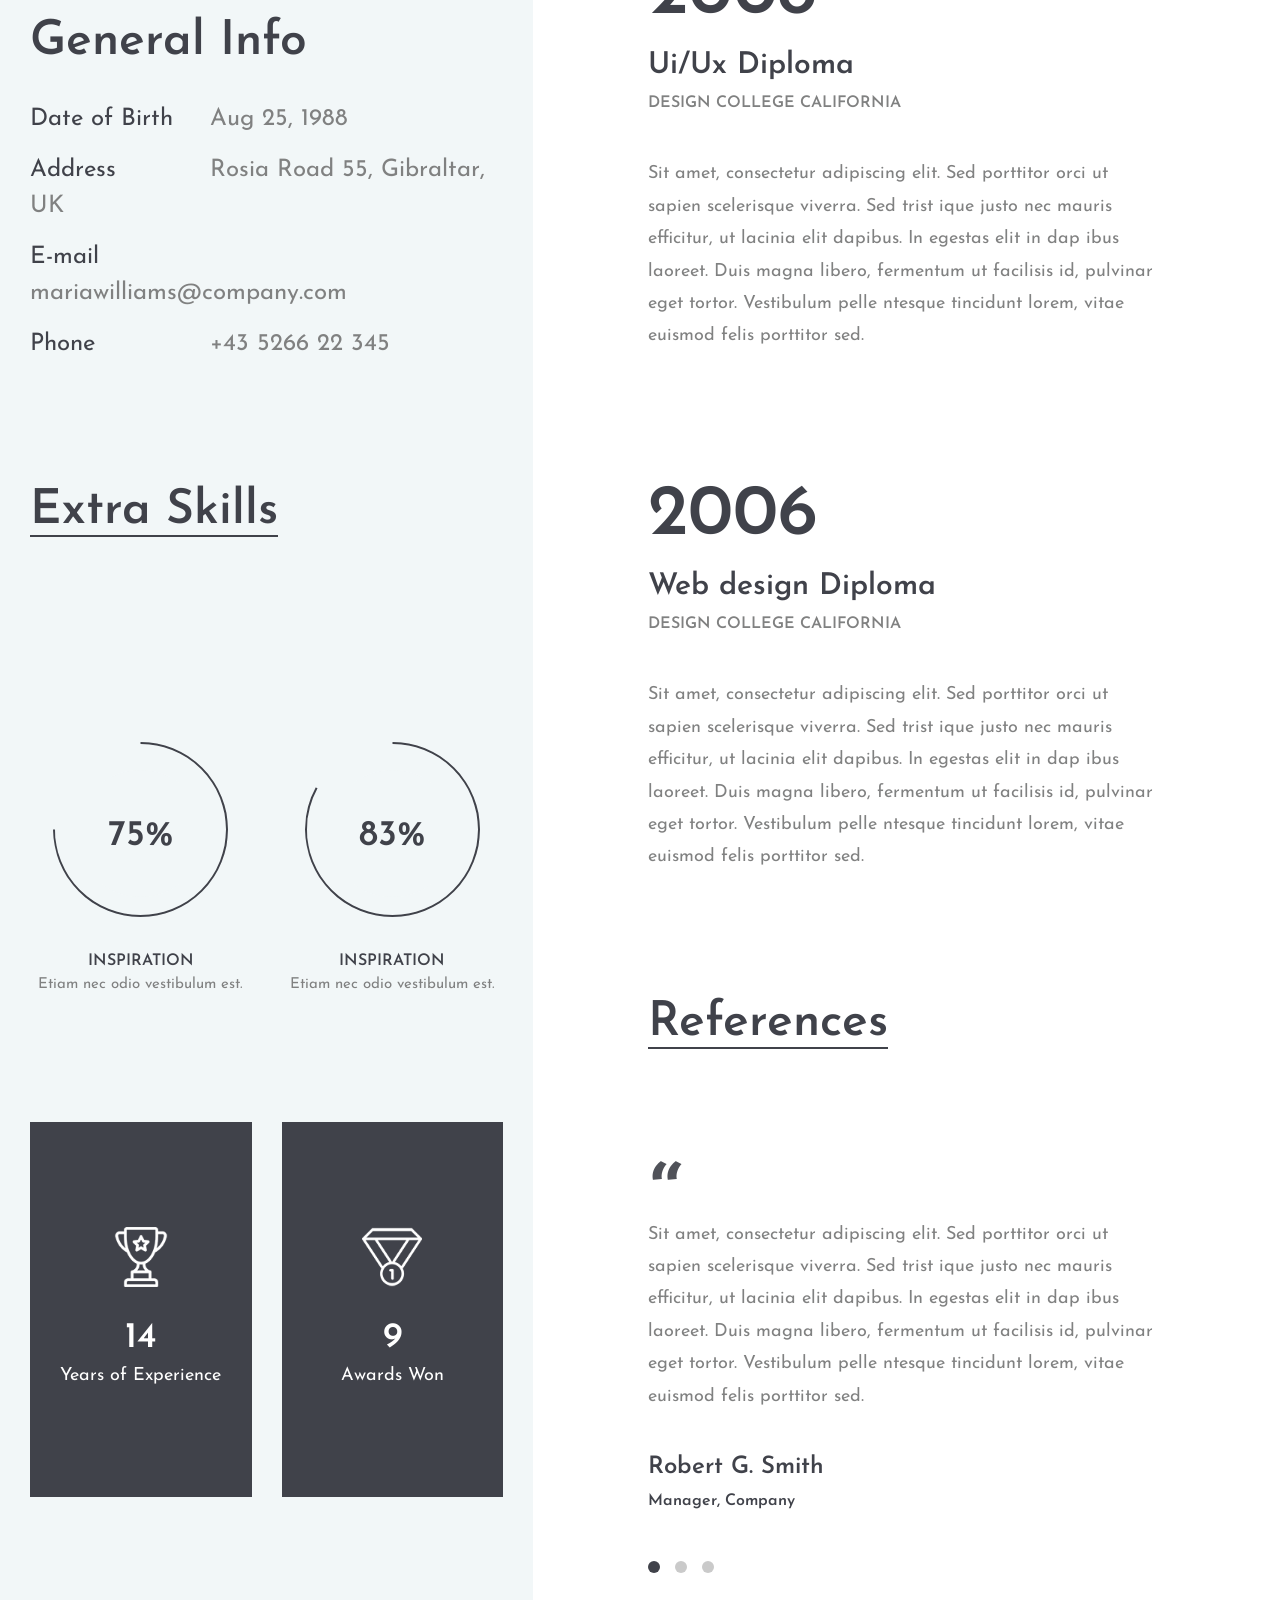
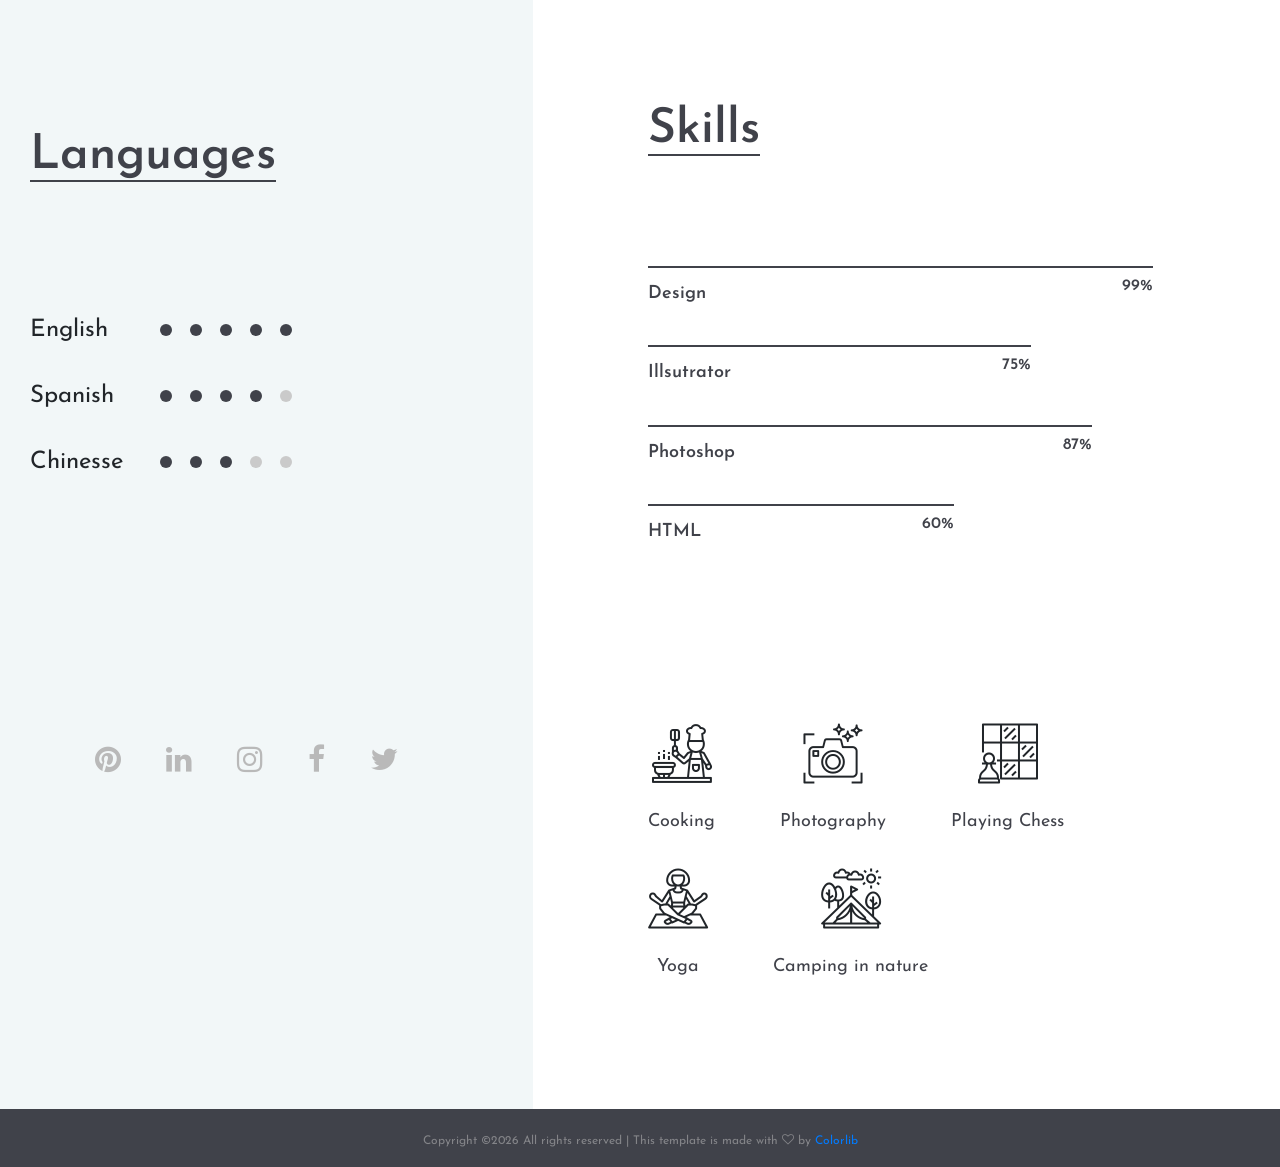
<file: home3.html>
<!DOCTYPE html>
<html lang="en">
<head>
	<title>Civic - CV Resume</title>
	<meta charset="UTF-8">
	<meta name="description" content="Civic - CV Resume">
	<meta name="keywords" content="resume, civic, onepage, creative, html">
	<meta name="viewport" content="width=device-width, initial-scale=1.0">
	<!-- Favicon -->   
	<link href="img/favicon.ico" rel="shortcut icon"/>

	<!-- Google Fonts -->
	<link href="https://fonts.googleapis.com/css?family=Josefin+Sans:400,400i,600,600i,700" rel="stylesheet">

	<!-- Stylesheets -->
	<link rel="stylesheet" href="css/bootstrap.min.css"/>
	<link rel="stylesheet" href="css/font-awesome.min.css"/>
	<link rel="stylesheet" href="css/flaticon.css"/>
	<link rel="stylesheet" href="css/owl.carousel.css"/>
	<link rel="stylesheet" href="css/magnific-popup.css"/>
	<link rel="stylesheet" href="css/style.css"/>


	<!--[if lt IE 9]>
	  <script src="https://oss.maxcdn.com/html5shiv/3.7.2/html5shiv.min.js"></script>
	  <script src="https://oss.maxcdn.com/respond/1.4.2/respond.min.js"></script>
	<![endif]-->

</head>
<body>
	<!-- Page Preloder -->
	<div id="preloder">
		<div class="loader"></div>
	</div>
	
	<div class="home-three-style">
		<!-- Header section start -->
		<header class="header-section">
			<div class="container-fluid">
				<div class="row">
					<div class="col-md-4">
						<div class="site-logo">
							<h2><a href="#">Civic</a></h2>
							<p>Enhance your online presence</p>
						</div>
					</div>
					<div class="col-md-8 text-md-right header-buttons">
						<a href="#" class="site-btn">Download CV</a>
						<a href="#" class="site-btn">Discover me</a>
					</div>
				</div>
			</div>
		</header>
		<!-- Header section end -->
		
		<div class="container-fluid p-0">
			<div class="row m-0">
				<div class="col-xl-5 col-lg-5 p-0">
					<div class="main-left-area h-100">
						<section class="intro-section">
							<figure class="hero-image">
								<img src="img/hero-3.jpg" alt="">
							</figure>
							<div class="hero-text">
								<h2>Maria<br>Williams</h2>
								<p>I’m a digital designer in love with photography, painting and discovering new worlds and cultures.</p>
							</div>
							<p class="mb-5">Lorem ipsum dolor sit amet, consectetur adipiscing elit. Suspendisse consectetur eget felis et volutpat. Integer id nulla at diam eleifend fringilla. Donec eu ornare libero. Fusce pulvinar magna id pharetra laoreet. Donec convallis cursus libero. Nam semper risus sit amet rhoncus maximus. Integer eros ante, convallis sit amet vulputate nec, molestie vitae nisi. Phasellus convallis augue vel rhoncus congue. Morbi interdum molestie orci sed ullamcorper. Vivamus aliquet eros ut leo luctus, a venenatis metus faucibus. Maecenas ipsum nisi, iaculis in orci vel, molestie gravida erat. </p>
							<div class="hero-info pt-5">
								<h2>General Info</h2>
								<ul>
									<li><span>Date of Birth</span>Aug 25, 1988</li>
									<li><span>Address</span>Rosia Road 55, Gibraltar, UK</li>
									<li><span>E-mail</span>mariawilliams@company.com</li>
									<li><span>Phone </span>+43 5266 22 345</li>
								</ul>
							</div>
						</section>

						<section class="extra-section spad">
							<div class="section-title">
								<h2>Extra Skills</h2>
							</div>
							<div class="row">
								<div class="col-md-6 text-center">
									<div class="fact-box trans">
										<div class="fact-content">
											<div class="circle-progress">
												<div id="progress1" class="prog-circle"></div>
												<div class="progress-info">
													<h2>75%</h2>
												</div>
												<div class="prog-title">
													<h3>Inspiration</h3>
													<p>Etiam nec odio vestibulum est.</p>
												</div>			
											</div>
										</div>
									</div>
								</div>
								<div class="col-md-6 text-center">
									<div class="fact-box trans">
										<div class="fact-content">
											<div class="circle-progress">
												<div id="progress2" class="prog-circle"></div>
												<div class="progress-info">
													<h2>83%</h2>
												</div>
												<div class="prog-title">
													<h3>Inspiration</h3>
													<p>Etiam nec odio vestibulum est.</p>
												</div>			
											</div>
										</div>
									</div>
								</div>
								<div class="col-md-6">
									<div class="fact-box">
										<div class="fact-content">
											<img src="img/icon/1-w.png" alt="">
											<h2>14</h2>
											<p>Years of Experience</p>
										</div>
									</div>
								</div>
								<div class="col-md-6">
									<div class="fact-box">
										<div class="fact-content">
											<img src="img/icon/2-w.png" alt="">
											<h2>9</h2>
											<p>Awards Won</p>
										</div>
									</div>
								</div>
							</div>
						</section>
						<section class="language-section spad">
							<div class="section-title">
								<h2>Languages</h2>
							</div>
							<ul class="language-progress">
								<li>English <div class="lan-prog" data-lanprogesss="5"></div></li>
								<li>Spanish <div class="lan-prog" data-lanprogesss="4"></div></li>
								<li>Chinesse <div class="lan-prog" data-lanprogesss="3"></div></li>
							</ul>
						</section>
						<div class="social-links">
							<a href=""><i class="fa fa-pinterest"></i></a>
							<a href=""><i class="fa fa-linkedin"></i></a>
							<a href=""><i class="fa fa-instagram"></i></a>
							<a href=""><i class="fa fa-facebook"></i></a>
							<a href=""><i class="fa fa-twitter"></i></a>
						</div>
					</div>
				</div>

				<div class="col-xl-6 col-lg-7">
					<div class="main-right-area">
						<!-- Resume section start -->
						<section class="resume-section spad pt-0">
							<div class="section-title">
								<h2>Work Experience</h2>
							</div>
							<ul class="resume-list">
								<li>
									<h2>2016-Present</h2>
									<h3>Web Design Company</h3>
									<h4>Web Designer</h4>
									<p>Lorem ipsum dolor sit amet, consectetur adipiscing elit. Sed porttitor orci ut sapien scelerisque viverra. Sed trist ique justo nec mauris efficitur, ut lacinia elit dapibus. In egestas elit in dap ibus laoreet. Duis magna libero, fermentum ut facilisis id, pulvinar eget tortor. Vestibulum pelle ntesque tincidunt lorem, vitae euismod felis porttitor sed. </p>
								</li>
								<li>
									<h2>2014-2016</h2>
									<h3>Web Design Company</h3>
									<h4>Web Designer</h4>
									<p>Sit amet, consectetur adipiscing elit. Sed porttitor orci ut sapien scelerisque viverra. Sed trist ique justo nec mauris efficitur, ut lacinia elit dapibus. In egestas elit in dap ibus laoreet. Duis magna libero, fermentum ut facilisis id, pulvinar eget tortor. Vestibulum pelle ntesque tincidunt lorem, vitae euismod felis porttitor sed. </p>
								</li>
							</ul>
						</section>
						<!-- Resume section end -->

						<!-- Resume section start -->
						<section class="resume-section">
							<div class="section-title">
								<h2>Education</h2>
							</div>
							<ul class="resume-list">
								<li>
									<h2>2008</h2>
									<h3>Ui/Ux Diploma</h3>
									<h4>Design College California</h4>
									<p>Sit amet, consectetur adipiscing elit. Sed porttitor orci ut sapien scelerisque viverra. Sed trist ique justo nec mauris efficitur, ut lacinia elit dapibus. In egestas elit in dap ibus laoreet. Duis magna libero, fermentum ut facilisis id, pulvinar eget tortor. Vestibulum pelle ntesque tincidunt lorem, vitae euismod felis porttitor sed. </p>
								</li>
								<li>
									<h2>2006</h2>
									<h3>Web design Diploma</h3>
									<h4>Design College California</h4>
									<p>Sit amet, consectetur adipiscing elit. Sed porttitor orci ut sapien scelerisque viverra. Sed trist ique justo nec mauris efficitur, ut lacinia elit dapibus. In egestas elit in dap ibus laoreet. Duis magna libero, fermentum ut facilisis id, pulvinar eget tortor. Vestibulum pelle ntesque tincidunt lorem, vitae euismod felis porttitor sed. </p>
								</li>
							</ul>
						</section>
						<!-- Resume section end -->
						
						<!-- Review section start -->
						<section class="review-section spad">
							<div class="section-title">
								<h2>References</h2>
							</div>
							<div class="review-slider owl-carousel">
								<div class="single-review">
									<div class="qut">“</div>
									<p>Sit amet, consectetur adipiscing elit. Sed porttitor orci ut sapien scelerisque viverra. Sed trist ique justo nec mauris efficitur, ut lacinia elit dapibus. In egestas elit in dap ibus laoreet. Duis magna libero, fermentum ut facilisis id, pulvinar eget tortor. Vestibulum pelle ntesque tincidunt lorem, vitae euismod felis porttitor sed. </p>
									<h3>Robert G. Smith</h3>
									<h4>Manager, Company</h4>
								</div>
								<div class="single-review">
									<div class="qut">“</div>
									<p>Sit amet, consectetur adipiscing elit. Sed porttitor orci ut sapien scelerisque viverra. Sed trist ique justo nec mauris efficitur, ut lacinia elit dapibus. In egestas elit in dap ibus laoreet. Duis magna libero, fermentum ut facilisis id, pulvinar eget tortor. Vestibulum pelle ntesque tincidunt lorem, vitae euismod felis porttitor sed. </p>
									<h3>Robert G. Smith</h3>
									<h4>Manager, Company</h4>
								</div>
								<div class="single-review">
									<div class="qut">“</div>
									<p>Sit amet, consectetur adipiscing elit. Sed porttitor orci ut sapien scelerisque viverra. Sed trist ique justo nec mauris efficitur, ut lacinia elit dapibus. In egestas elit in dap ibus laoreet. Duis magna libero, fermentum ut facilisis id, pulvinar eget tortor. Vestibulum pelle ntesque tincidunt lorem, vitae euismod felis porttitor sed. </p>
									<h3>Robert G. Smith</h3>
									<h4>Manager, Company</h4>
								</div>
							</div>
						</section>
						<!-- skill section start -->
						<div class="skill-section">
							<div class="section-title">
								<h2>Skills</h2>
							</div>
							<div class="skills">
								<div class="single-progress-item">
									<div class="progress-bar-style" data-progress="99"></div>
									<p>Design</p>
								</div>
								<div class="single-progress-item">
									<div class="progress-bar-style" data-progress="75"></div>
									<p>Illsutrator</p>
								</div>
								<div class="single-progress-item">
									<div class="progress-bar-style" data-progress="87"></div>
									<p>Photoshop</p>
								</div>
								<div class="single-progress-item">
									<div class="progress-bar-style" data-progress="60"></div>
									<p>HTML</p>
								</div>
							</div>
							<div class="icon-box-area spad">
								<div class="icon-box">
									<i class="flaticon-032-cooking"></i>
									<p>Cooking</p>
								</div>
								<div class="icon-box">
									<i class="flaticon-015-photo-camera"></i>
									<p>Photography</p>
								</div>
								<div class="icon-box">
									<i class="flaticon-013-chess-1"></i>
									<p>Playing Chess</p>
								</div>
								<div class="icon-box">
									<i class="flaticon-001-yoga"></i>
									<p>Yoga</p>
								</div>
								<div class="icon-box">
									<i class="flaticon-035-tent"></i>
									<p>Camping in nature</p>
								</div>
							</div>
						</div>
						<!-- skill section end -->
					</div>
				</div>
			</div>
		</div>
	</div>

	<!-- Footer section start -->
	<footer class="footer-section">
		<div class="container text-center">
			<div class="copyright"><!-- Link back to Colorlib can't be removed. Template is licensed under CC BY 3.0. -->
Copyright &copy;<script>document.write(new Date().getFullYear());</script> All rights reserved | This template is made with <i class="fa fa-heart-o" aria-hidden="true"></i> by <a href="https://colorlib.com" target="_blank">Colorlib</a>
<!-- Link back to Colorlib can't be removed. Template is licensed under CC BY 3.0. -->
</div>
		</div>
	</footer>
	<!-- Footer section end -->
		

	<!--====== Javascripts & Jquery ======-->
	<script src="js/jquery-2.1.4.min.js"></script>
	<script src="js/bootstrap.min.js"></script>
	<script src="js/owl.carousel.min.js"></script>
	<script src="js/magnific-popup.min.js"></script>
	<script src="js/circle-progress.min.js"></script>
	<script src="js/main.js"></script>
</body>
</html>
</file>
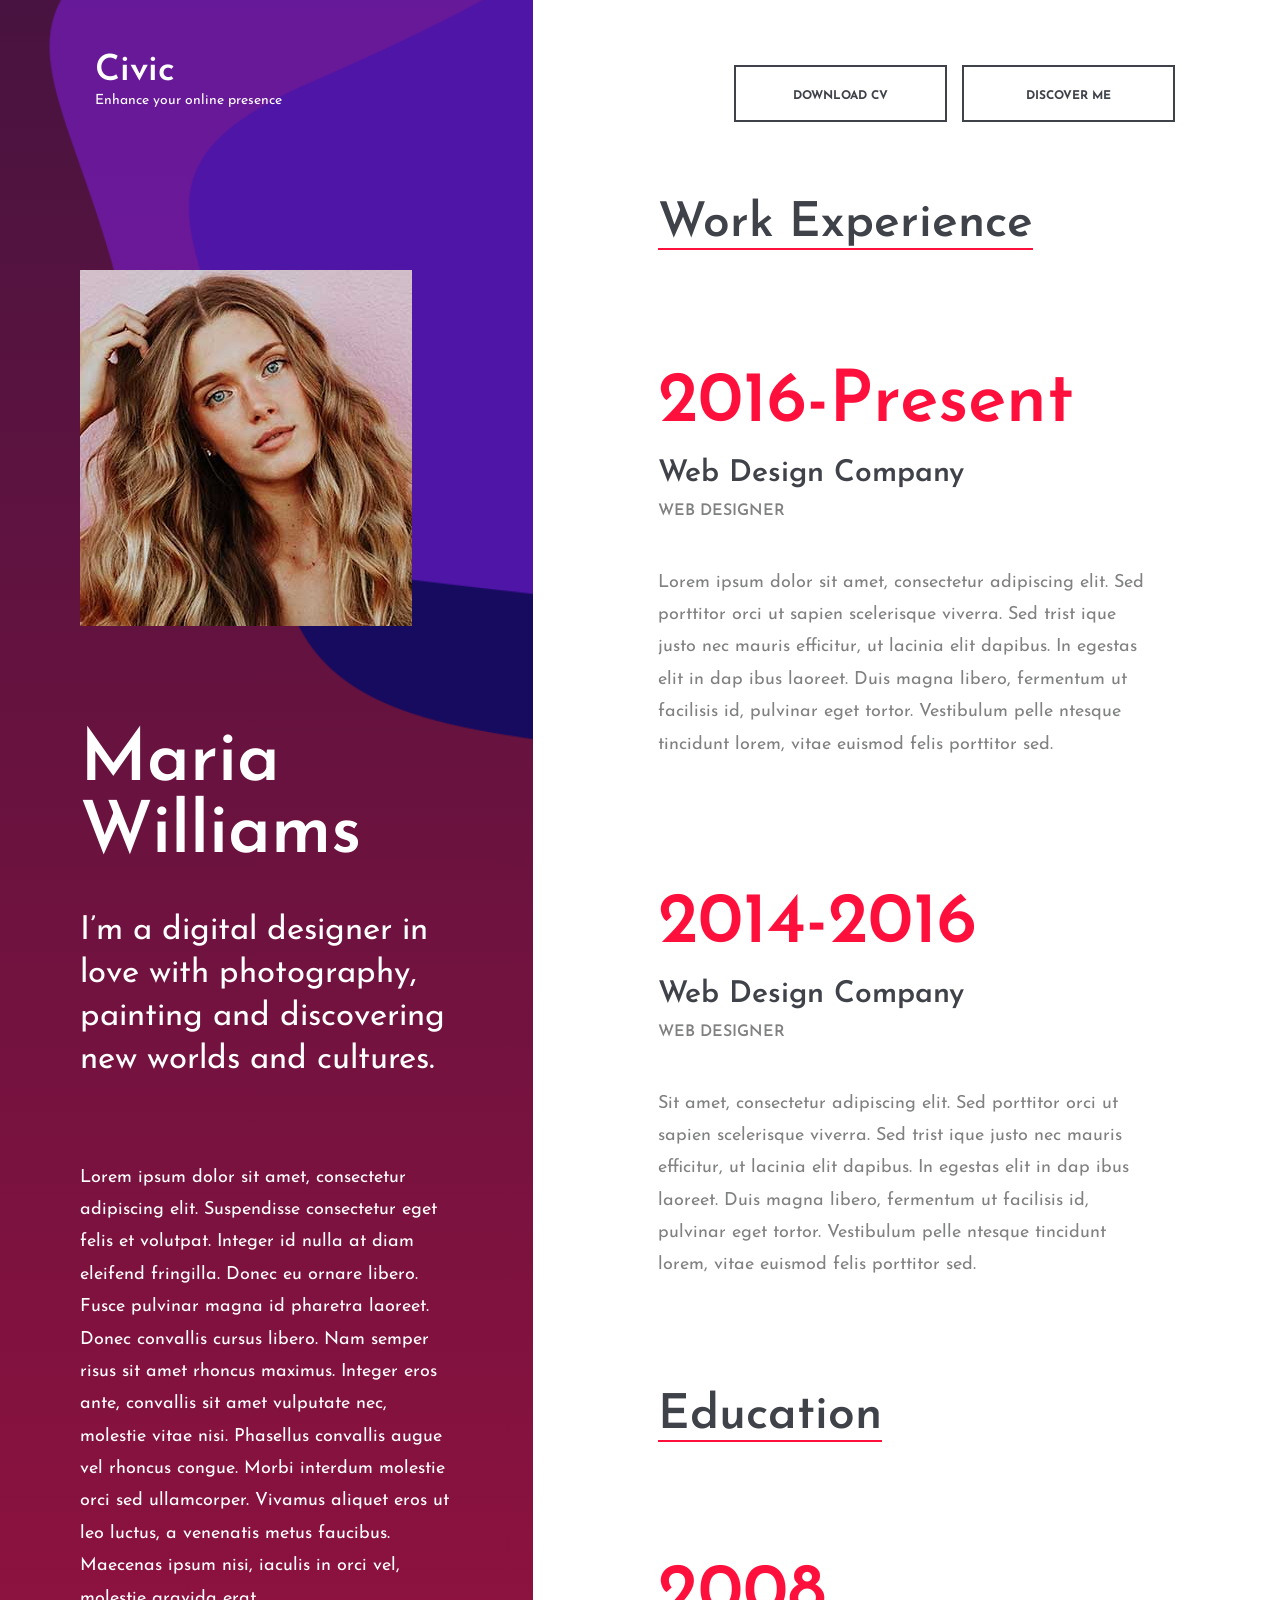
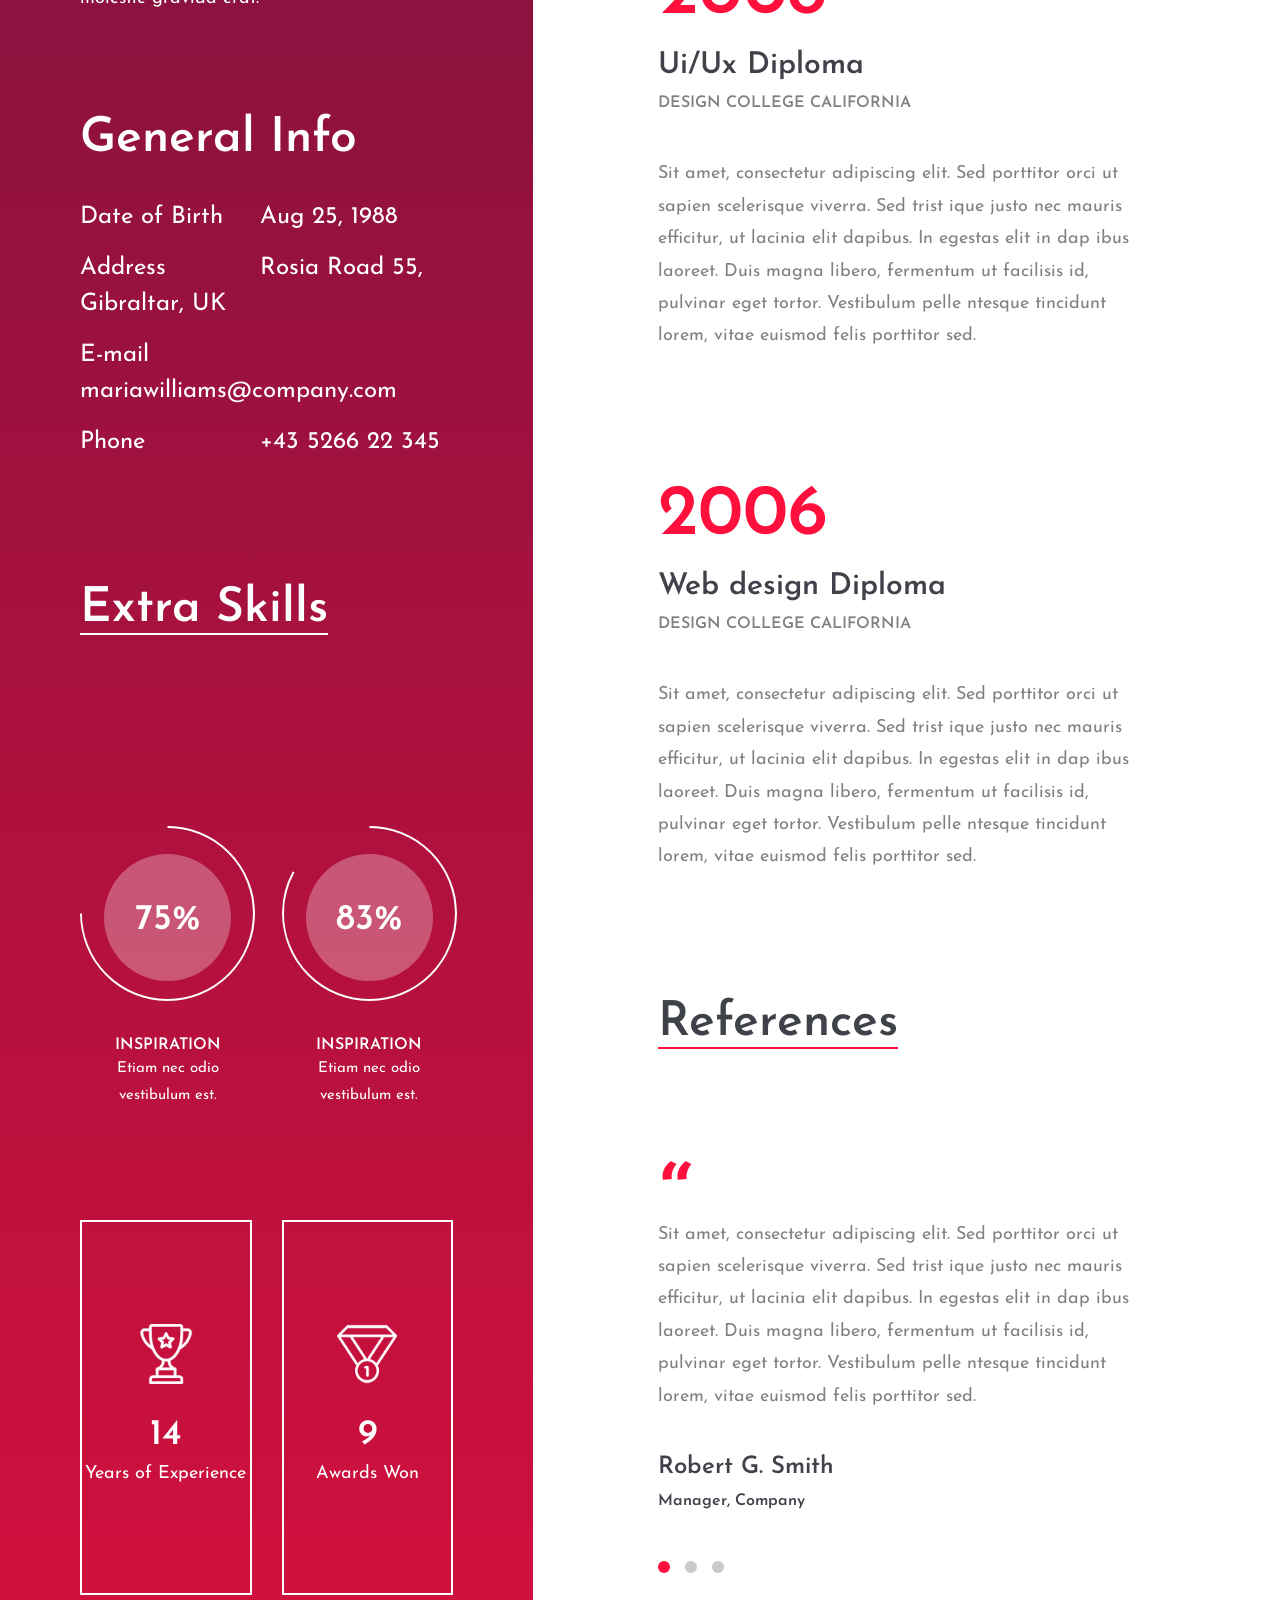
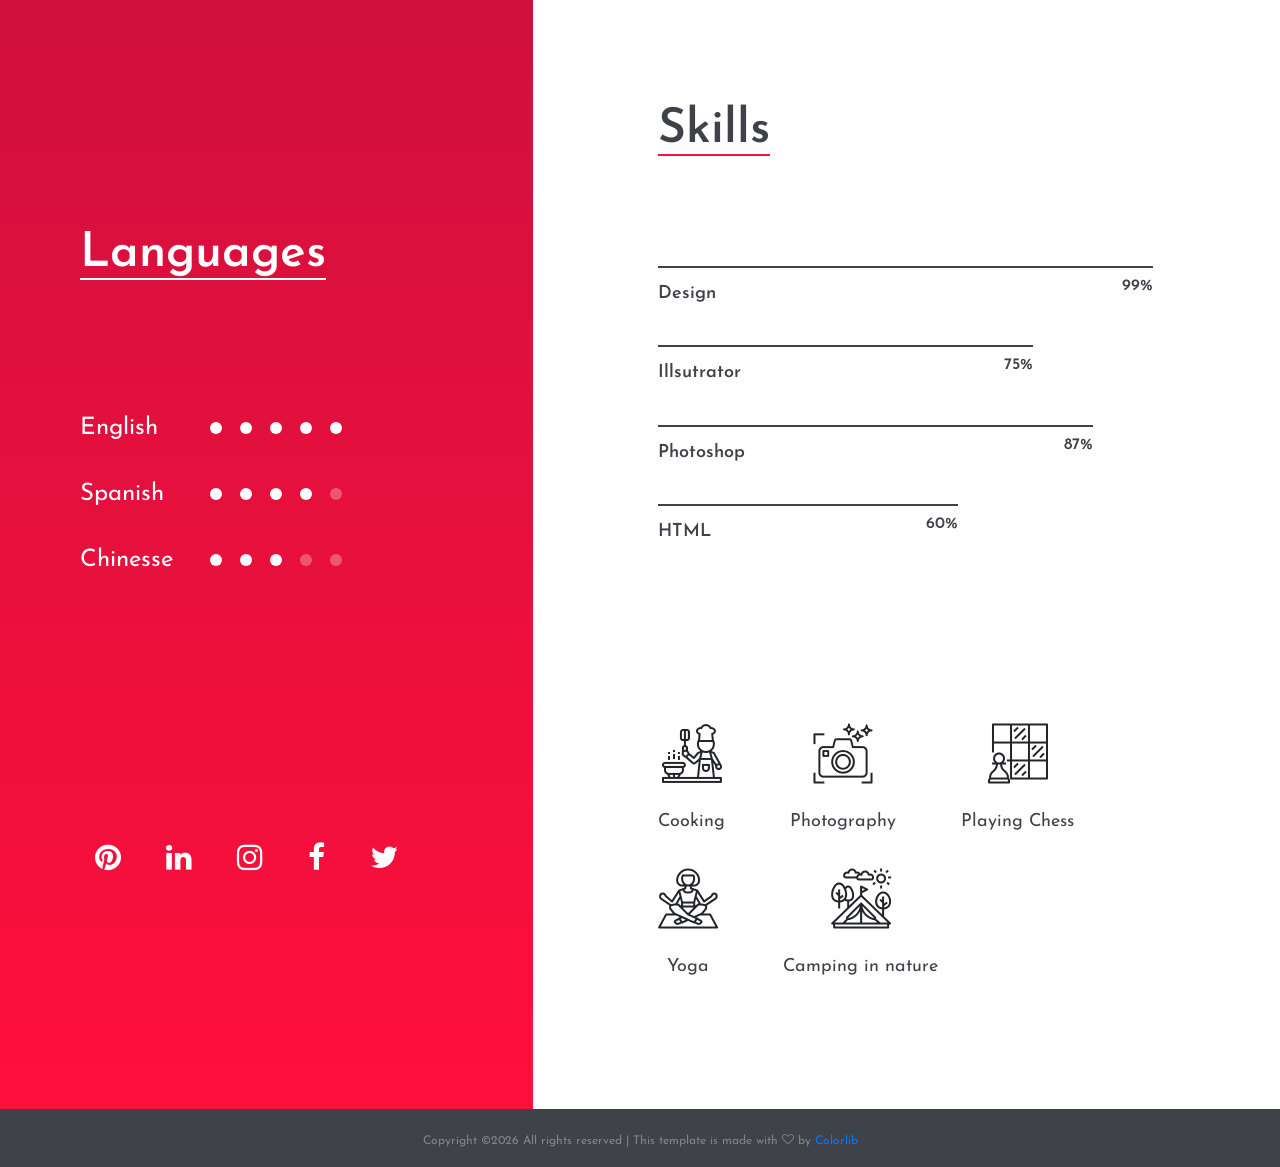
<file: home4.html>
<!DOCTYPE html>
<html lang="en">
<head>
	<title>Civic - CV Resume</title>
	<meta charset="UTF-8">
	<meta name="description" content="Civic - CV Resume">
	<meta name="keywords" content="resume, civic, onepage, creative, html">
	<meta name="viewport" content="width=device-width, initial-scale=1.0">
	<!-- Favicon -->   
	<link href="img/favicon.ico" rel="shortcut icon"/>

	<!-- Google Fonts -->
	<link href="https://fonts.googleapis.com/css?family=Josefin+Sans:400,400i,600,600i,700" rel="stylesheet">

	<!-- Stylesheets -->
	<link rel="stylesheet" href="css/bootstrap.min.css"/>
	<link rel="stylesheet" href="css/font-awesome.min.css"/>
	<link rel="stylesheet" href="css/flaticon.css"/>
	<link rel="stylesheet" href="css/owl.carousel.css"/>
	<link rel="stylesheet" href="css/magnific-popup.css"/>
	<link rel="stylesheet" href="css/style.css"/>


	<!--[if lt IE 9]>
	  <script src="https://oss.maxcdn.com/html5shiv/3.7.2/html5shiv.min.js"></script>
	  <script src="https://oss.maxcdn.com/respond/1.4.2/respond.min.js"></script>
	<![endif]-->

</head>
<body>
	<!-- Page Preloder -->
	<div id="preloder">
		<div class="loader"></div>
	</div>
	
	<div class="home-four-style">
		<!-- Header section start -->
		<header class="header-section">
			<div class="container-fluid">
				<div class="row">
					<div class="col-md-4">
						<div class="site-logo">
							<h2><a href="#">Civic</a></h2>
							<p>Enhance your online presence</p>
						</div>
					</div>
					<div class="col-md-8 text-md-right header-buttons">
						<a href="#" class="site-btn">Download CV</a>
						<a href="#" class="site-btn">Discover me</a>
					</div>
				</div>
			</div>
		</header>
		<!-- Header section end -->

		<div class="container-fluid p-0">
			<div class="row m-0">
				<div class="col-xl-5 col-lg-5 p-0">
					<div class="main-left-area h-100">
						<!-- hero section -->
						<section class="intro-section">
							<figure class="hero-image">
								<img src="img/hero-3.jpg" alt="">
							</figure>
							<div class="hero-text">
								<h2>Maria<br>Williams</h2>
								<p>I’m a digital designer in love with photography, painting and discovering new worlds and cultures.</p>
							</div>
							<p class="mb-5">Lorem ipsum dolor sit amet, consectetur adipiscing elit. Suspendisse consectetur eget felis et volutpat. Integer id nulla at diam eleifend fringilla. Donec eu ornare libero. Fusce pulvinar magna id pharetra laoreet. Donec convallis cursus libero. Nam semper risus sit amet rhoncus maximus. Integer eros ante, convallis sit amet vulputate nec, molestie vitae nisi. Phasellus convallis augue vel rhoncus congue. Morbi interdum molestie orci sed ullamcorper. Vivamus aliquet eros ut leo luctus, a venenatis metus faucibus. Maecenas ipsum nisi, iaculis in orci vel, molestie gravida erat. </p>
							<div class="hero-info pt-5">
								<h2>General Info</h2>
								<ul>
									<li><span>Date of Birth</span>Aug 25, 1988</li>
									<li><span>Address</span>Rosia Road 55, Gibraltar, UK</li>
									<li><span>E-mail</span>mariawilliams@company.com</li>
									<li><span>Phone </span>+43 5266 22 345</li>
								</ul>
							</div>
						</section>
						<!-- extra section -->
						<section class="extra-section spad">
							<div class="section-title">
								<h2>Extra Skills</h2>
							</div>
							<div class="row">
								<div class="col-md-6 text-center">
									<div class="fact-box trans">
										<div class="fact-content">
											<div class="circle-progress">
												<div id="progress3" class="prog-circle"></div>
												<div class="progress-info">
													<h2>75%</h2>
												</div>
												<div class="prog-title">
													<h3>Inspiration</h3>
													<p>Etiam nec odio vestibulum est.</p>
												</div>			
											</div>
										</div>
									</div>
								</div>
								<div class="col-md-6 text-center">
									<div class="fact-box trans">
										<div class="fact-content">
											<div class="circle-progress">
												<div id="progress4" class="prog-circle"></div>
												<div class="progress-info">
													<h2>83%</h2>
												</div>
												<div class="prog-title">
													<h3>Inspiration</h3>
													<p>Etiam nec odio vestibulum est.</p>
												</div>			
											</div>
										</div>
									</div>
								</div>
								<div class="col-md-6">
									<div class="fact-box">
										<div class="fact-content">
											<img src="img/icon/1-w.png" alt="">
											<h2>14</h2>
											<p>Years of Experience</p>
										</div>
									</div>
								</div>
								<div class="col-md-6">
									<div class="fact-box">
										<div class="fact-content">
											<img src="img/icon/2-w.png" alt="">
											<h2>9</h2>
											<p>Awards Won</p>
										</div>
									</div>
								</div>
							</div>
						</section>
						<!-- language skill section -->
						<section class="language-section spad">
							<div class="section-title">
								<h2>Languages</h2>
							</div>
							<ul class="language-progress">
								<li>English <div class="lan-prog" data-lanprogesss="5"></div></li>
								<li>Spanish <div class="lan-prog" data-lanprogesss="4"></div></li>
								<li>Chinesse <div class="lan-prog" data-lanprogesss="3"></div></li>
							</ul>
						</section>
						<div class="social-links">
							<a href=""><i class="fa fa-pinterest"></i></a>
							<a href=""><i class="fa fa-linkedin"></i></a>
							<a href=""><i class="fa fa-instagram"></i></a>
							<a href=""><i class="fa fa-facebook"></i></a>
							<a href=""><i class="fa fa-twitter"></i></a>
						</div>
					</div>
				</div>
				<div class="col-xl-6 col-lg-7">
					<div class="main-right-area">
						<!-- Resume section start -->
						<section class="resume-section spad pt-0">
							<div class="section-title">
								<h2>Work Experience</h2>
							</div>
							<ul class="resume-list">
								<li>
									<h2>2016-Present</h2>
									<h3>Web Design Company</h3>
									<h4>Web Designer</h4>
									<p>Lorem ipsum dolor sit amet, consectetur adipiscing elit. Sed porttitor orci ut sapien scelerisque viverra. Sed trist ique justo nec mauris efficitur, ut lacinia elit dapibus. In egestas elit in dap ibus laoreet. Duis magna libero, fermentum ut facilisis id, pulvinar eget tortor. Vestibulum pelle ntesque tincidunt lorem, vitae euismod felis porttitor sed. </p>
								</li>
								<li>
									<h2>2014-2016</h2>
									<h3>Web Design Company</h3>
									<h4>Web Designer</h4>
									<p>Sit amet, consectetur adipiscing elit. Sed porttitor orci ut sapien scelerisque viverra. Sed trist ique justo nec mauris efficitur, ut lacinia elit dapibus. In egestas elit in dap ibus laoreet. Duis magna libero, fermentum ut facilisis id, pulvinar eget tortor. Vestibulum pelle ntesque tincidunt lorem, vitae euismod felis porttitor sed. </p>
								</li>
							</ul>
						</section>
						<!-- Resume section end -->

						<!-- Resume section start -->
						<section class="resume-section">
							<div class="section-title">
								<h2>Education</h2>
							</div>
							<ul class="resume-list">
								<li>
									<h2>2008</h2>
									<h3>Ui/Ux Diploma</h3>
									<h4>Design College California</h4>
									<p>Sit amet, consectetur adipiscing elit. Sed porttitor orci ut sapien scelerisque viverra. Sed trist ique justo nec mauris efficitur, ut lacinia elit dapibus. In egestas elit in dap ibus laoreet. Duis magna libero, fermentum ut facilisis id, pulvinar eget tortor. Vestibulum pelle ntesque tincidunt lorem, vitae euismod felis porttitor sed. </p>
								</li>
								<li>
									<h2>2006</h2>
									<h3>Web design Diploma</h3>
									<h4>Design College California</h4>
									<p>Sit amet, consectetur adipiscing elit. Sed porttitor orci ut sapien scelerisque viverra. Sed trist ique justo nec mauris efficitur, ut lacinia elit dapibus. In egestas elit in dap ibus laoreet. Duis magna libero, fermentum ut facilisis id, pulvinar eget tortor. Vestibulum pelle ntesque tincidunt lorem, vitae euismod felis porttitor sed. </p>
								</li>
							</ul>
						</section>
						<!-- Resume section end -->

						
						<!-- Review section start -->
						<section class="review-section spad">
							<div class="section-title">
								<h2>References</h2>
							</div>
							<div class="review-slider owl-carousel">
								<div class="single-review">
									<div class="qut">“</div>
									<p>Sit amet, consectetur adipiscing elit. Sed porttitor orci ut sapien scelerisque viverra. Sed trist ique justo nec mauris efficitur, ut lacinia elit dapibus. In egestas elit in dap ibus laoreet. Duis magna libero, fermentum ut facilisis id, pulvinar eget tortor. Vestibulum pelle ntesque tincidunt lorem, vitae euismod felis porttitor sed. </p>
									<h3>Robert G. Smith</h3>
									<h4>Manager, Company</h4>
								</div>
								<div class="single-review">
									<div class="qut">“</div>
									<p>Sit amet, consectetur adipiscing elit. Sed porttitor orci ut sapien scelerisque viverra. Sed trist ique justo nec mauris efficitur, ut lacinia elit dapibus. In egestas elit in dap ibus laoreet. Duis magna libero, fermentum ut facilisis id, pulvinar eget tortor. Vestibulum pelle ntesque tincidunt lorem, vitae euismod felis porttitor sed. </p>
									<h3>Robert G. Smith</h3>
									<h4>Manager, Company</h4>
								</div>
								<div class="single-review">
									<div class="qut">“</div>
									<p>Sit amet, consectetur adipiscing elit. Sed porttitor orci ut sapien scelerisque viverra. Sed trist ique justo nec mauris efficitur, ut lacinia elit dapibus. In egestas elit in dap ibus laoreet. Duis magna libero, fermentum ut facilisis id, pulvinar eget tortor. Vestibulum pelle ntesque tincidunt lorem, vitae euismod felis porttitor sed. </p>
									<h3>Robert G. Smith</h3>
									<h4>Manager, Company</h4>
								</div>
							</div>
						</section>
						<!-- skill section start -->
						<div class="skill-section">
							<div class="section-title">
								<h2>Skills</h2>
							</div>
							<!-- progress bars -->
							<div class="skills">
								<div class="single-progress-item">
									<div class="progress-bar-style" data-progress="99"></div>
									<p>Design</p>
								</div>
								<div class="single-progress-item">
									<div class="progress-bar-style" data-progress="75"></div>
									<p>Illsutrator</p>
								</div>
								<div class="single-progress-item">
									<div class="progress-bar-style" data-progress="87"></div>
									<p>Photoshop</p>
								</div>
								<div class="single-progress-item">
									<div class="progress-bar-style" data-progress="60"></div>
									<p>HTML</p>
								</div>
							</div>
							<!-- icon boxes -->
							<div class="icon-box-area spad">
								<div class="icon-box">
									<i class="flaticon-032-cooking"></i>
									<p>Cooking</p>
								</div>
								<div class="icon-box">
									<i class="flaticon-015-photo-camera"></i>
									<p>Photography</p>
								</div>
								<div class="icon-box">
									<i class="flaticon-013-chess-1"></i>
									<p>Playing Chess</p>
								</div>
								<div class="icon-box">
									<i class="flaticon-001-yoga"></i>
									<p>Yoga</p>
								</div>
								<div class="icon-box">
									<i class="flaticon-035-tent"></i>
									<p>Camping in nature</p>
								</div>
							</div>
						</div>
						<!-- skill section end -->
					</div>
				</div>
			</div>
		</div>
	</div>
	<!-- Footer section start -->
	<footer class="footer-section">
		<div class="container text-center">
			<div class="copyright"><!-- Link back to Colorlib can't be removed. Template is licensed under CC BY 3.0. -->
Copyright &copy;<script>document.write(new Date().getFullYear());</script> All rights reserved | This template is made with <i class="fa fa-heart-o" aria-hidden="true"></i> by <a href="https://colorlib.com" target="_blank">Colorlib</a>
<!-- Link back to Colorlib can't be removed. Template is licensed under CC BY 3.0. -->
</div>
		</div>
	</footer>
	<!-- Footer section end -->
		

	<!--====== Javascripts & Jquery ======-->
	<script src="js/jquery-2.1.4.min.js"></script>
	<script src="js/bootstrap.min.js"></script>
	<script src="js/owl.carousel.min.js"></script>
	<script src="js/magnific-popup.min.js"></script>
	<script src="js/circle-progress.min.js"></script>
	<script src="js/main.js"></script>
</body>
</html>
</file>
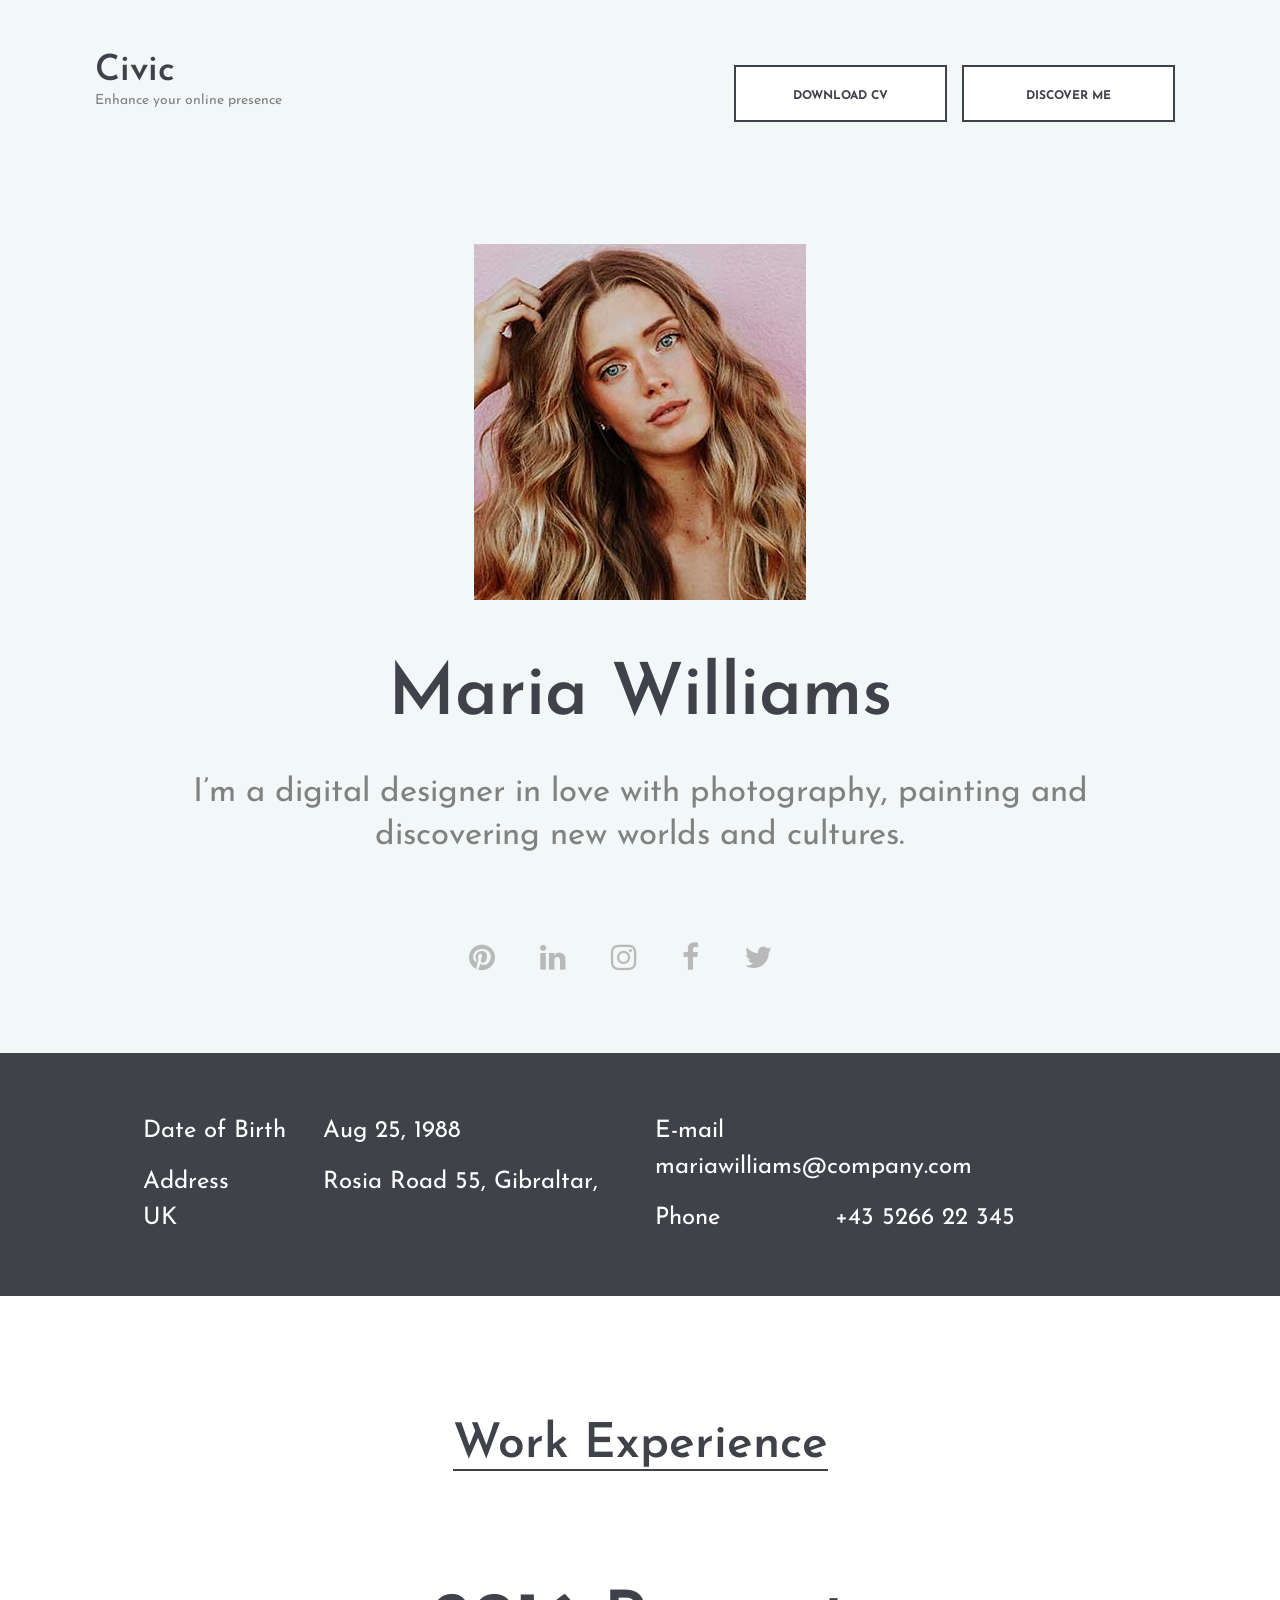
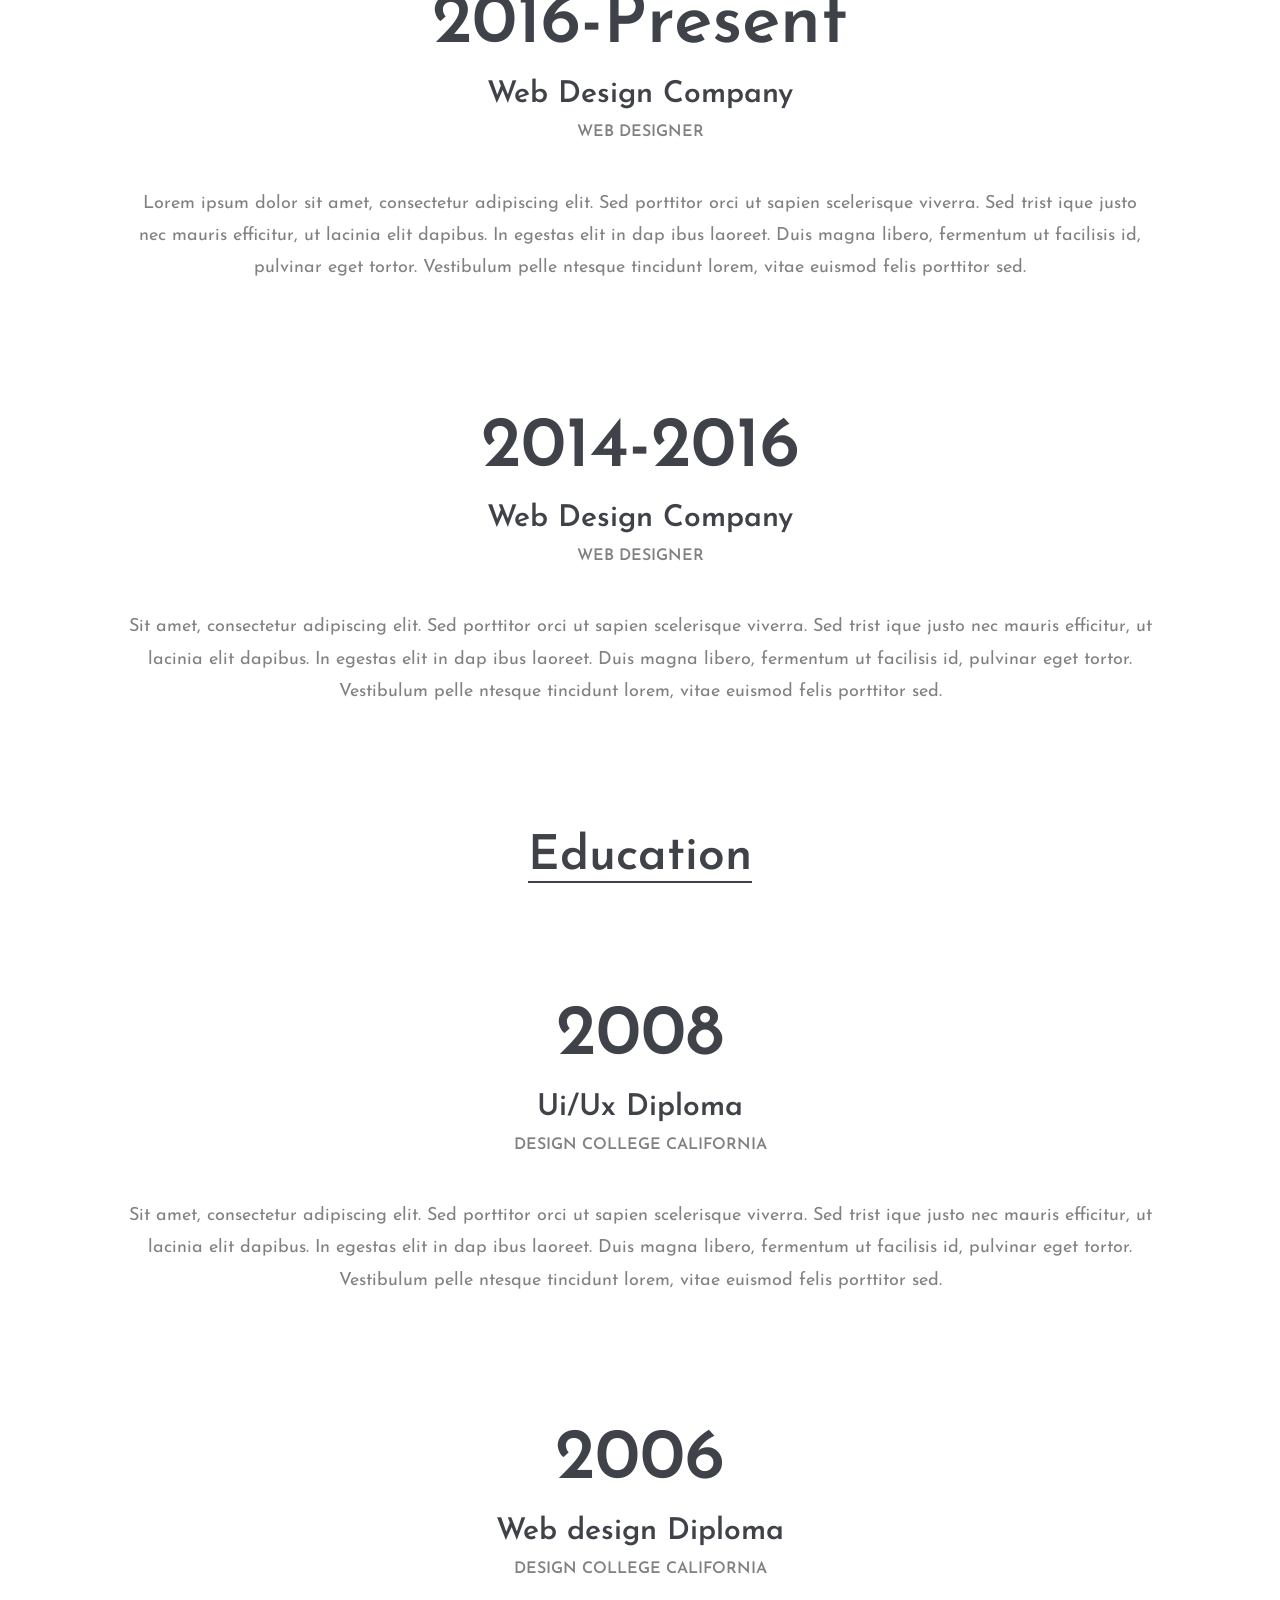
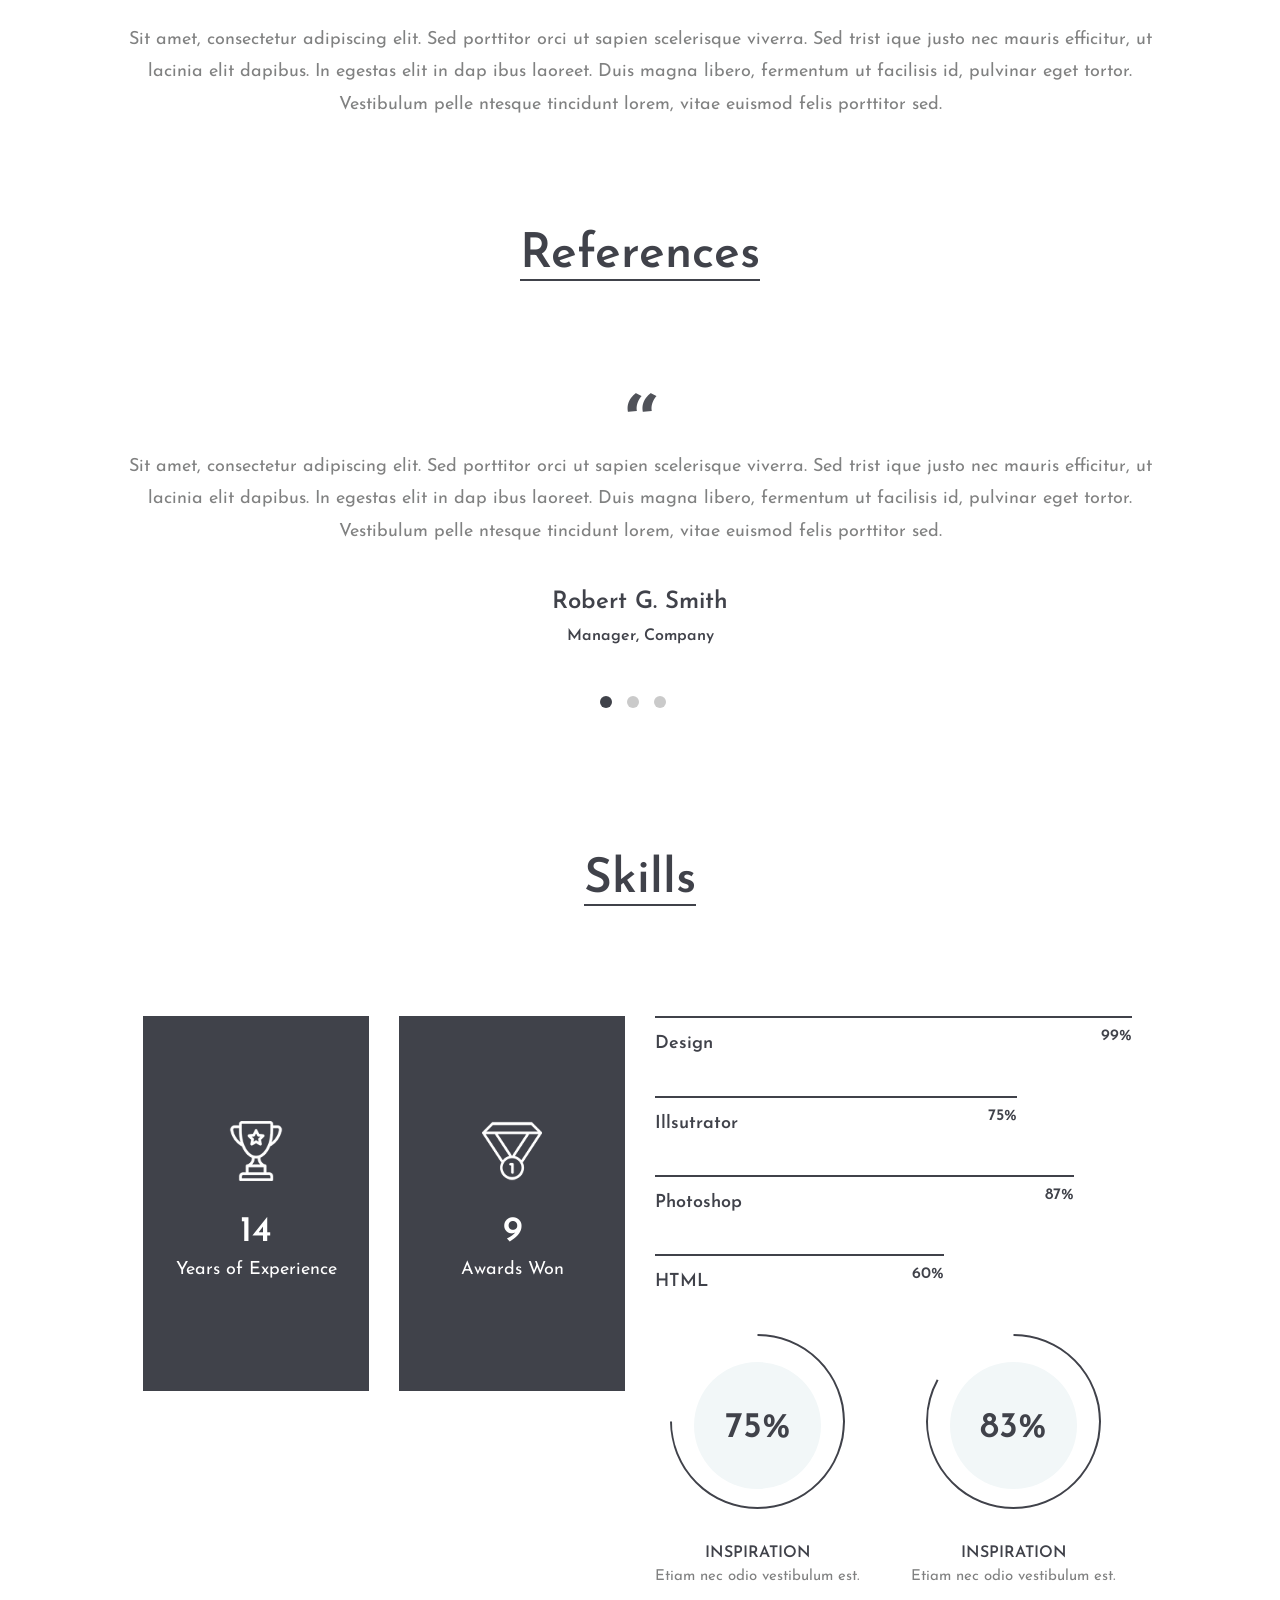
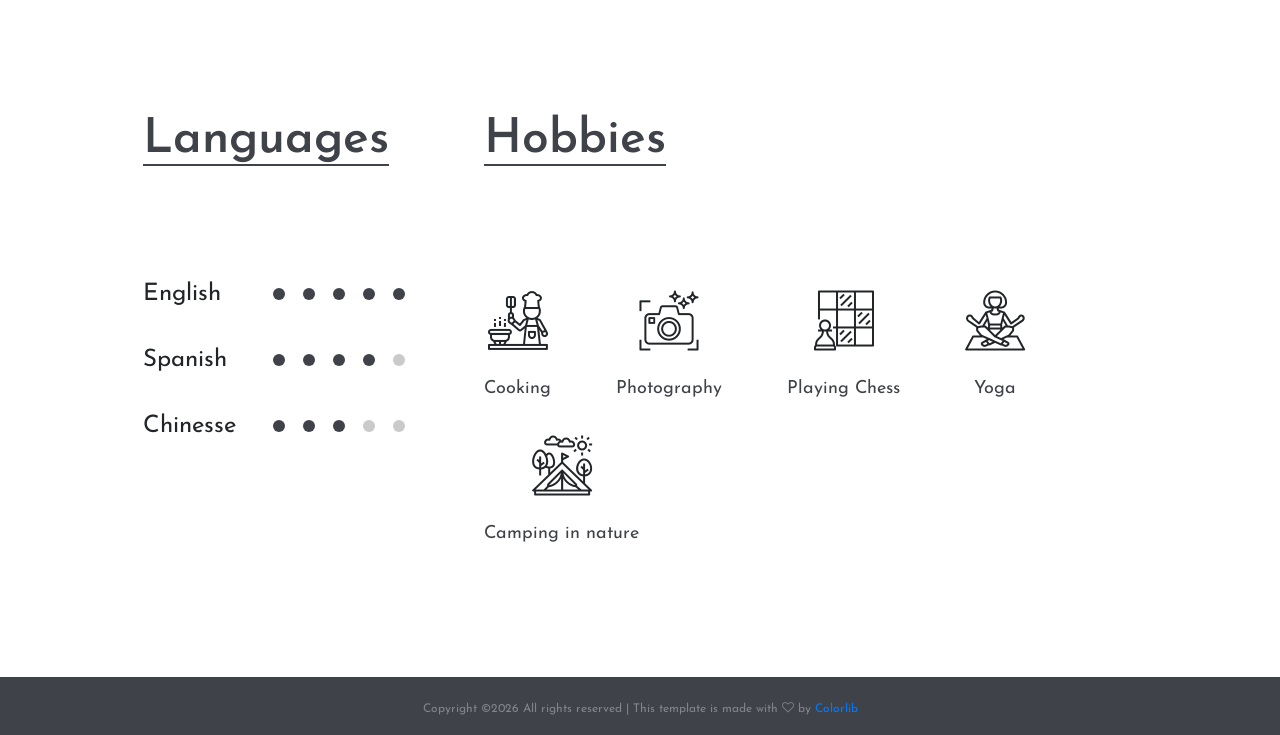
<file: home5.html>
<!DOCTYPE html>
<html lang="en">
<head>
	<title>Civic - CV Resume</title>
	<meta charset="UTF-8">
	<meta name="description" content="Civic - CV Resume">
	<meta name="keywords" content="resume, civic, onepage, creative, html">
	<meta name="viewport" content="width=device-width, initial-scale=1.0">
	<!-- Favicon -->   
	<link href="img/favicon.ico" rel="shortcut icon"/>

	<!-- Google Fonts -->
	<link href="https://fonts.googleapis.com/css?family=Josefin+Sans:400,400i,600,600i,700" rel="stylesheet">

	<!-- Stylesheets -->
	<link rel="stylesheet" href="css/bootstrap.min.css"/>
	<link rel="stylesheet" href="css/font-awesome.min.css"/>
	<link rel="stylesheet" href="css/flaticon.css"/>
	<link rel="stylesheet" href="css/owl.carousel.css"/>
	<link rel="stylesheet" href="css/magnific-popup.css"/>
	<link rel="stylesheet" href="css/style.css"/>


	<!--[if lt IE 9]>
	  <script src="https://oss.maxcdn.com/html5shiv/3.7.2/html5shiv.min.js"></script>
	  <script src="https://oss.maxcdn.com/respond/1.4.2/respond.min.js"></script>
	<![endif]-->

</head>
<body>
	<!-- Page Preloder -->
	<div id="preloder">
		<div class="loader"></div>
	</div>
	
	<div class="home-five-style">
		<!-- Header section start -->
		<header class="header-section">
			<div class="container-fluid">
				<div class="row">
					<div class="col-md-5">
						<div class="site-logo">
							<h2><a href="#">Civic</a></h2>
							<p>Enhance your online presence</p>
						</div>
					</div>
					<div class="col-md-7 text-md-right header-buttons">
						<a href="#" class="site-btn">Download CV</a>
						<a href="#" class="site-btn">Discover me</a>
					</div>
				</div>
			</div>
		</header>
		<!-- Header section end -->

		<!-- Hero section start -->
		<section class="hero-section">
			<div class="container-fluid text-center">
				<img src="img/hero-3.jpg" alt="">
				<div class="hero-text">
					<h2>Maria Williams</h2>
					<p>I’m a digital designer in love with photography, painting and<br>discovering new worlds and cultures.</p>
				</div>
				<div class="social-links">
					<a href=""><i class="fa fa-pinterest"></i></a>
					<a href=""><i class="fa fa-linkedin"></i></a>
					<a href=""><i class="fa fa-instagram"></i></a>
					<a href=""><i class="fa fa-facebook"></i></a>
					<a href=""><i class="fa fa-twitter"></i></a>
				</div>
			</div>
		</section>
		<!-- Hero section end -->

		<!-- Info section start -->
		<div class="info-section">
			<div class="container-fluid">
				<div class="row">
					<div class="col-xl-8 offset-xl-2 container-warp">
						<div class="row">
							<div class="col-md-6">
								<div class="hero-info mb-4 mb-md-0">
									<ul>
										<li><span>Date of Birth</span>Aug 25, 1988</li>
										<li><span>Address</span>Rosia Road 55, Gibraltar, UK</li>
									</ul>
								</div>
							</div>
							<div class="col-md-6">
								<div class="hero-info">
									<ul>
										<li><span>E-mail</span>mariawilliams@company.com</li>
										<li><span>Phone </span>+43 5266 22 345</li>
									</ul>
								</div>
							</div>
						</div>
					</div>
				</div>
			</div>
		</div>
		<!-- Info section end -->

		<!-- Resume section start -->
		<section class="resume-section spad">
			<div class="container-fluid">
				<div class="row">
					<div class="col-lg-10 col-xl-6 offset-lg-1 offset-xl-3 container-warp text-center p-xl-0">
						<div class="section-title">
							<h2>Work Experience</h2>
						</div>
						<ul class="resume-list">
							<li>
								<h2>2016-Present</h2>
								<h3>Web Design Company</h3>
								<h4>Web Designer</h4>
								<p>Lorem ipsum dolor sit amet, consectetur adipiscing elit. Sed porttitor orci ut sapien scelerisque viverra. Sed trist ique justo nec mauris efficitur, ut lacinia elit dapibus. In egestas elit in dap ibus laoreet. Duis magna libero, fermentum ut facilisis id, pulvinar eget tortor. Vestibulum pelle ntesque tincidunt lorem, vitae euismod felis porttitor sed. </p>
							</li>
							<li>
								<h2>2014-2016</h2>
								<h3>Web Design Company</h3>
								<h4>Web Designer</h4>
								<p>Sit amet, consectetur adipiscing elit. Sed porttitor orci ut sapien scelerisque viverra. Sed trist ique justo nec mauris efficitur, ut lacinia elit dapibus. In egestas elit in dap ibus laoreet. Duis magna libero, fermentum ut facilisis id, pulvinar eget tortor. Vestibulum pelle ntesque tincidunt lorem, vitae euismod felis porttitor sed. </p>
							</li>
						</ul>
						<div class="spad">
							<div class="section-title">
								<h2>Education</h2>
							</div>
							<ul class="resume-list">
								<li>
									<h2>2008</h2>
									<h3>Ui/Ux Diploma</h3>
									<h4>Design College California</h4>
									<p>Sit amet, consectetur adipiscing elit. Sed porttitor orci ut sapien scelerisque viverra. Sed trist ique justo nec mauris efficitur, ut lacinia elit dapibus. In egestas elit in dap ibus laoreet. Duis magna libero, fermentum ut facilisis id, pulvinar eget tortor. Vestibulum pelle ntesque tincidunt lorem, vitae euismod felis porttitor sed. </p>
								</li>
								<li>
									<h2>2006</h2>
									<h3>Web design Diploma</h3>
									<h4>Design College California</h4>
									<p>Sit amet, consectetur adipiscing elit. Sed porttitor orci ut sapien scelerisque viverra. Sed trist ique justo nec mauris efficitur, ut lacinia elit dapibus. In egestas elit in dap ibus laoreet. Duis magna libero, fermentum ut facilisis id, pulvinar eget tortor. Vestibulum pelle ntesque tincidunt lorem, vitae euismod felis porttitor sed. </p>
								</li>
							</ul>
						</div>
						<div class="section-title">
							<h2>References</h2>
						</div>
						<!-- review slider -->
						<div class="review-slider owl-carousel">
							<div class="single-review">
								<div class="qut">“</div>
								<p>Sit amet, consectetur adipiscing elit. Sed porttitor orci ut sapien scelerisque viverra. Sed trist ique justo nec mauris efficitur, ut lacinia elit dapibus. In egestas elit in dap ibus laoreet. Duis magna libero, fermentum ut facilisis id, pulvinar eget tortor. Vestibulum pelle ntesque tincidunt lorem, vitae euismod felis porttitor sed. </p>
								<h3>Robert G. Smith</h3>
								<h4>Manager, Company</h4>
							</div>
							<div class="single-review">
								<div class="qut">“</div>
								<p>Sit amet, consectetur adipiscing elit. Sed porttitor orci ut sapien scelerisque viverra. Sed trist ique justo nec mauris efficitur, ut lacinia elit dapibus. In egestas elit in dap ibus laoreet. Duis magna libero, fermentum ut facilisis id, pulvinar eget tortor. Vestibulum pelle ntesque tincidunt lorem, vitae euismod felis porttitor sed. </p>
								<h3>Robert G. Smith</h3>
								<h4>Manager, Company</h4>
							</div>
							<div class="single-review">
								<div class="qut">“</div>
								<p>Sit amet, consectetur adipiscing elit. Sed porttitor orci ut sapien scelerisque viverra. Sed trist ique justo nec mauris efficitur, ut lacinia elit dapibus. In egestas elit in dap ibus laoreet. Duis magna libero, fermentum ut facilisis id, pulvinar eget tortor. Vestibulum pelle ntesque tincidunt lorem, vitae euismod felis porttitor sed. </p>
								<h3>Robert G. Smith</h3>
								<h4>Manager, Company</h4>
							</div>
						</div>
					</div>
					<div class="col-lg-10 col-xl-8 offset-lg-1 offset-xl-2 container-warp">
						<!-- skill section start -->
						<section class="skill-section spad">
							<div class="section-title text-center">
								<h2>Skills</h2>
							</div>
							<div class="row">
								<div class="col-lg-6">
									<div class="row">
										<div class="col-md-6">
											<div class="fact-box">
												<div class="fact-content">
													<img src="img/icon/1-w.png" alt="">
													<h2>14</h2>
													<p>Years of Experience</p>
												</div>
											</div>
										</div>
										<div class="col-md-6">
											<div class="fact-box">
												<div class="fact-content">
													<img src="img/icon/2-w.png" alt="">
													<h2>9</h2>
													<p>Awards Won</p>
												</div>
											</div>
										</div>
									</div>
								</div>
								<div class="col-lg-6">
									<div class="skills pt-5 pt-lg-0">
										<div class="single-progress-item">
											<div class="progress-bar-style" data-progress="99"></div>
											<p>Design</p>
										</div>
										<div class="single-progress-item">
											<div class="progress-bar-style" data-progress="75"></div>
											<p>Illsutrator</p>
										</div>
										<div class="single-progress-item">
											<div class="progress-bar-style" data-progress="87"></div>
											<p>Photoshop</p>
										</div>
										<div class="single-progress-item">
											<div class="progress-bar-style" data-progress="60"></div>
											<p>HTML</p>
										</div>
									</div>
									<div class="row">
										<div class="col-md-6">
											<div class="circle-progress">
												<div id="progress1" class="prog-circle"></div>
												<div class="progress-info">
													<h2>75%</h2>
												</div>
												<div class="prog-title">
													<h3>Inspiration</h3>
													<p>Etiam nec odio vestibulum est.</p>
												</div>			
											</div>
										</div>
										<div class="col-md-6">
											<div class="circle-progress">
												<div id="progress2" class="prog-circle"></div>
												<div class="progress-info">
													<h2>83%</h2>
												</div>
												<div class="prog-title">
													<h3>Inspiration</h3>
													<p>Etiam nec odio vestibulum est.</p>
												</div>			
											</div>
										</div>
									</div>
								</div>
							</div>
						</section>
						<!-- skill section end -->
						<div class="footer-top-section">
							<div class="row">
								<div class="col-xl-4">
									<div class="section-title">
										<h2>Languages</h2>
									</div>
									<ul class="language-progress">
										<li>English <div class="lan-prog" data-lanprogesss="5"></div></li>
										<li>Spanish <div class="lan-prog" data-lanprogesss="4"></div></li>
										<li>Chinesse <div class="lan-prog" data-lanprogesss="3"></div></li>
									</ul>
								</div>
								<div class="col-xl-8 pt-5 pt-lg-0">
									<div class="section-title">
										<h2>Hobbies</h2>
									</div>
									<div class="icon-box-area">
										<div class="icon-box">
											<i class="flaticon-032-cooking"></i>
											<p>Cooking</p>
										</div>
										<div class="icon-box">
											<i class="flaticon-015-photo-camera"></i>
											<p>Photography</p>
										</div>
										<div class="icon-box">
											<i class="flaticon-013-chess-1"></i>
											<p>Playing Chess</p>
										</div>
										<div class="icon-box">
											<i class="flaticon-001-yoga"></i>
											<p>Yoga</p>
										</div>
										<div class="icon-box">
											<i class="flaticon-035-tent"></i>
											<p>Camping in nature</p>
										</div>
									</div>
								</div>
							</div>
						</div>
					</div>
				</div>
			</div>
		</section>
	</div>

	<!-- Footer section start -->
	<footer class="footer-section">
		<div class="container text-center">
			<div class="copyright"><!-- Link back to Colorlib can't be removed. Template is licensed under CC BY 3.0. -->
Copyright &copy;<script>document.write(new Date().getFullYear());</script> All rights reserved | This template is made with <i class="fa fa-heart-o" aria-hidden="true"></i> by <a href="https://colorlib.com" target="_blank">Colorlib</a>
<!-- Link back to Colorlib can't be removed. Template is licensed under CC BY 3.0. -->
</div>
		</div>
	</footer>
	<!-- Footer section end -->

		

	<!--====== Javascripts & Jquery ======-->
	<script src="js/jquery-2.1.4.min.js"></script>
	<script src="js/bootstrap.min.js"></script>
	<script src="js/owl.carousel.min.js"></script>
	<script src="js/magnific-popup.min.js"></script>
	<script src="js/circle-progress.min.js"></script>
	<script src="js/main.js"></script>
</body>
</html>
</file>
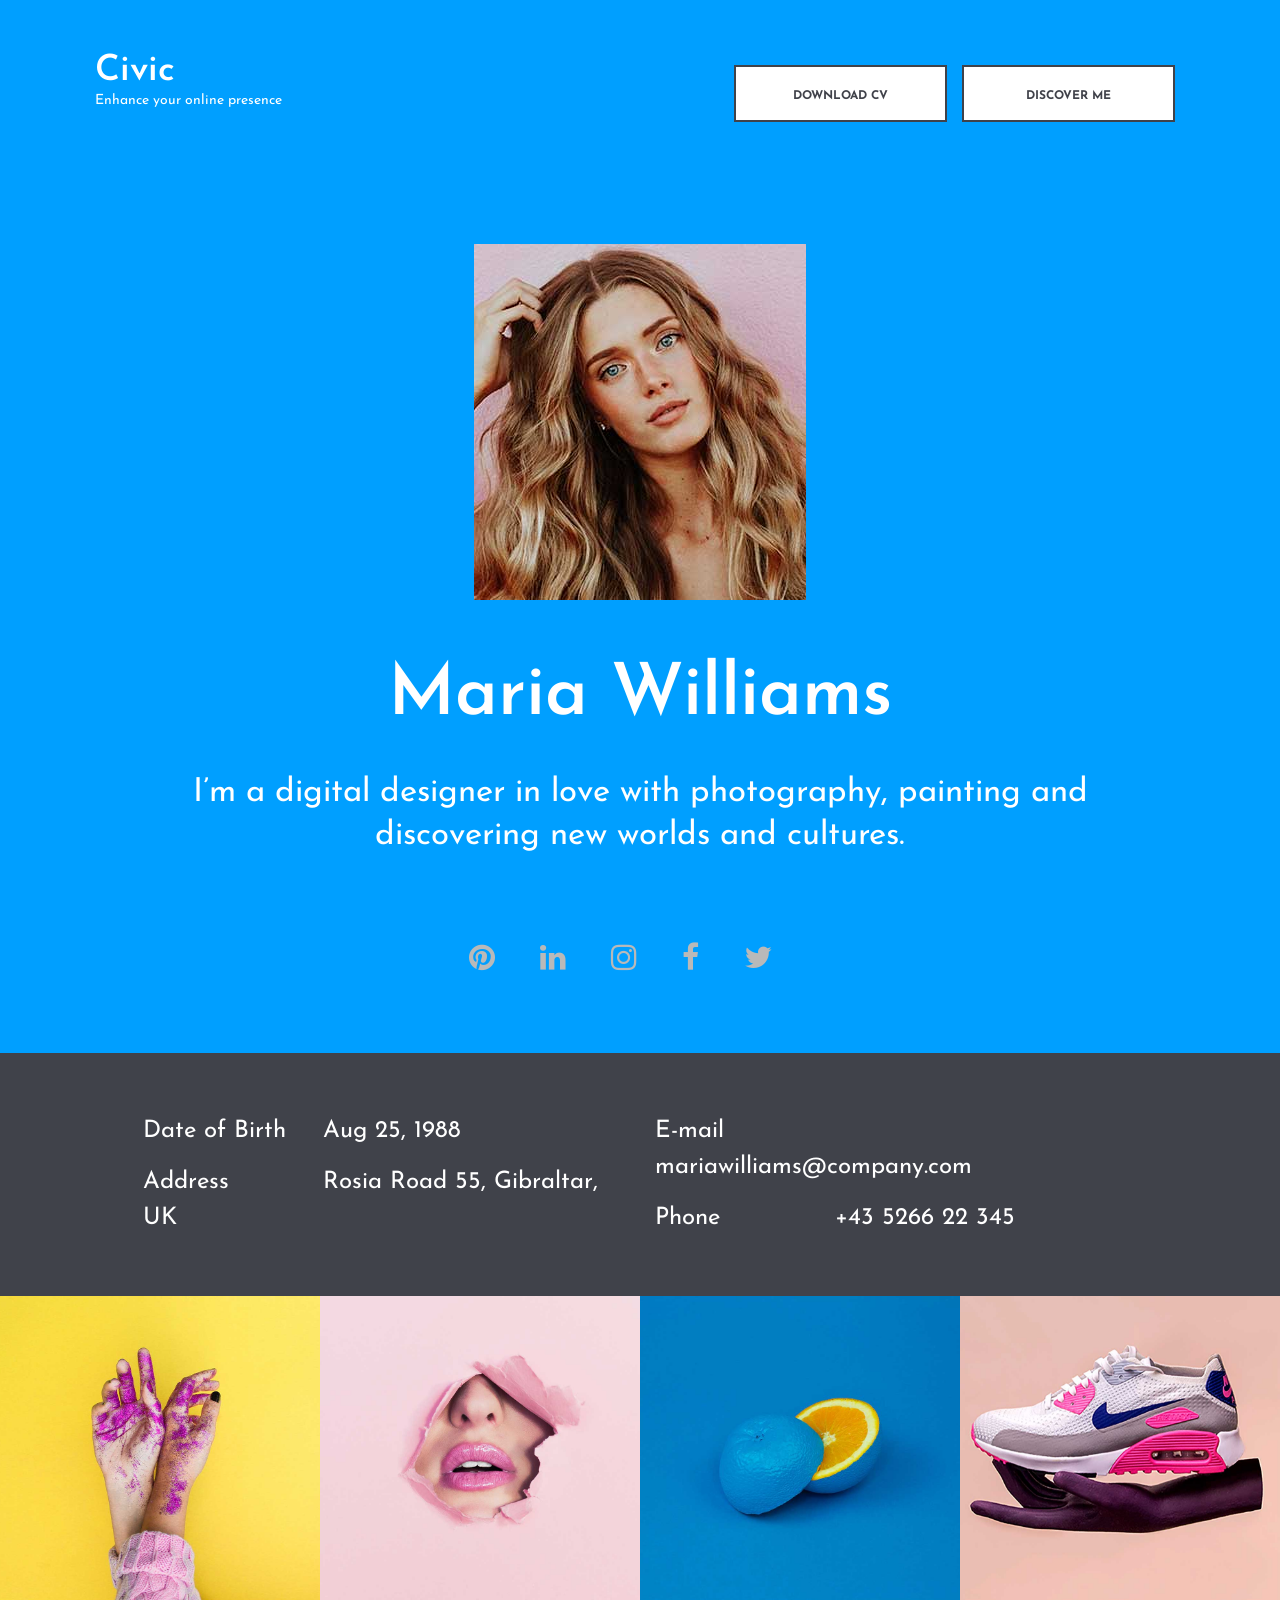
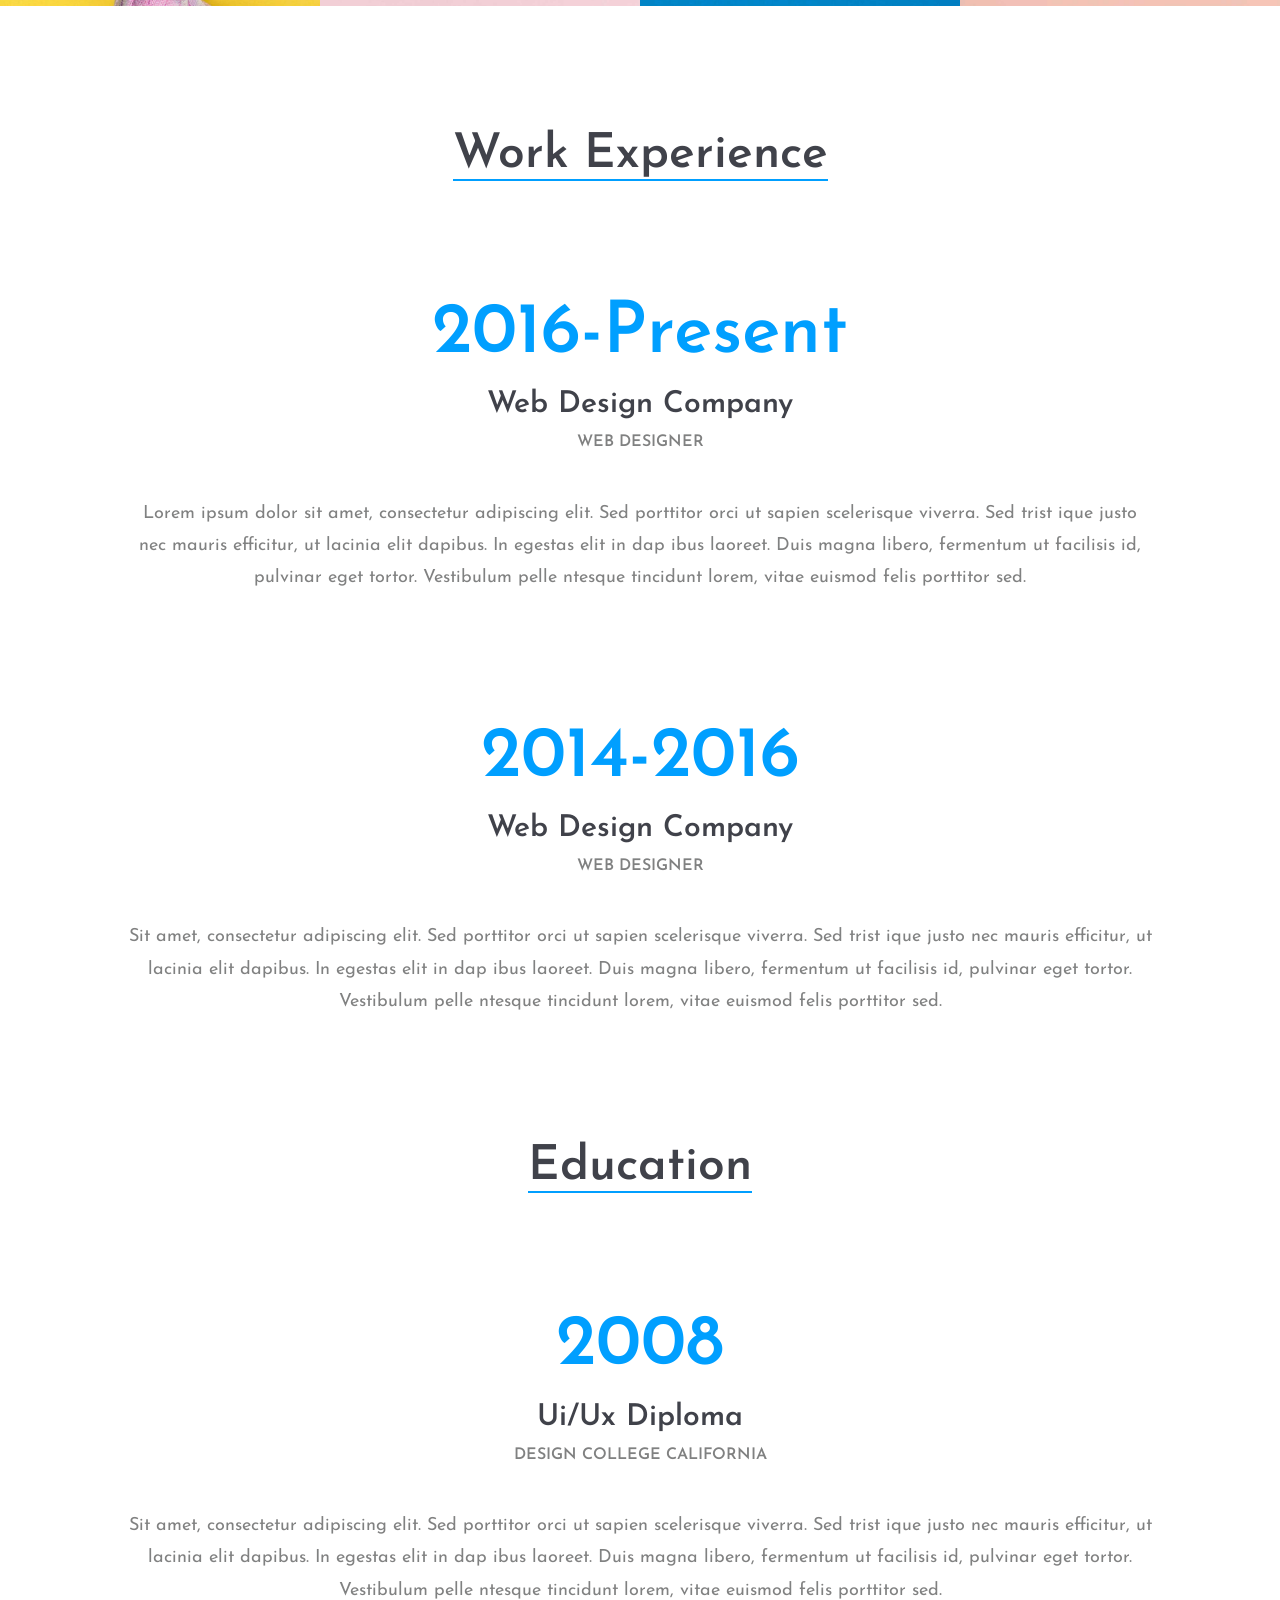
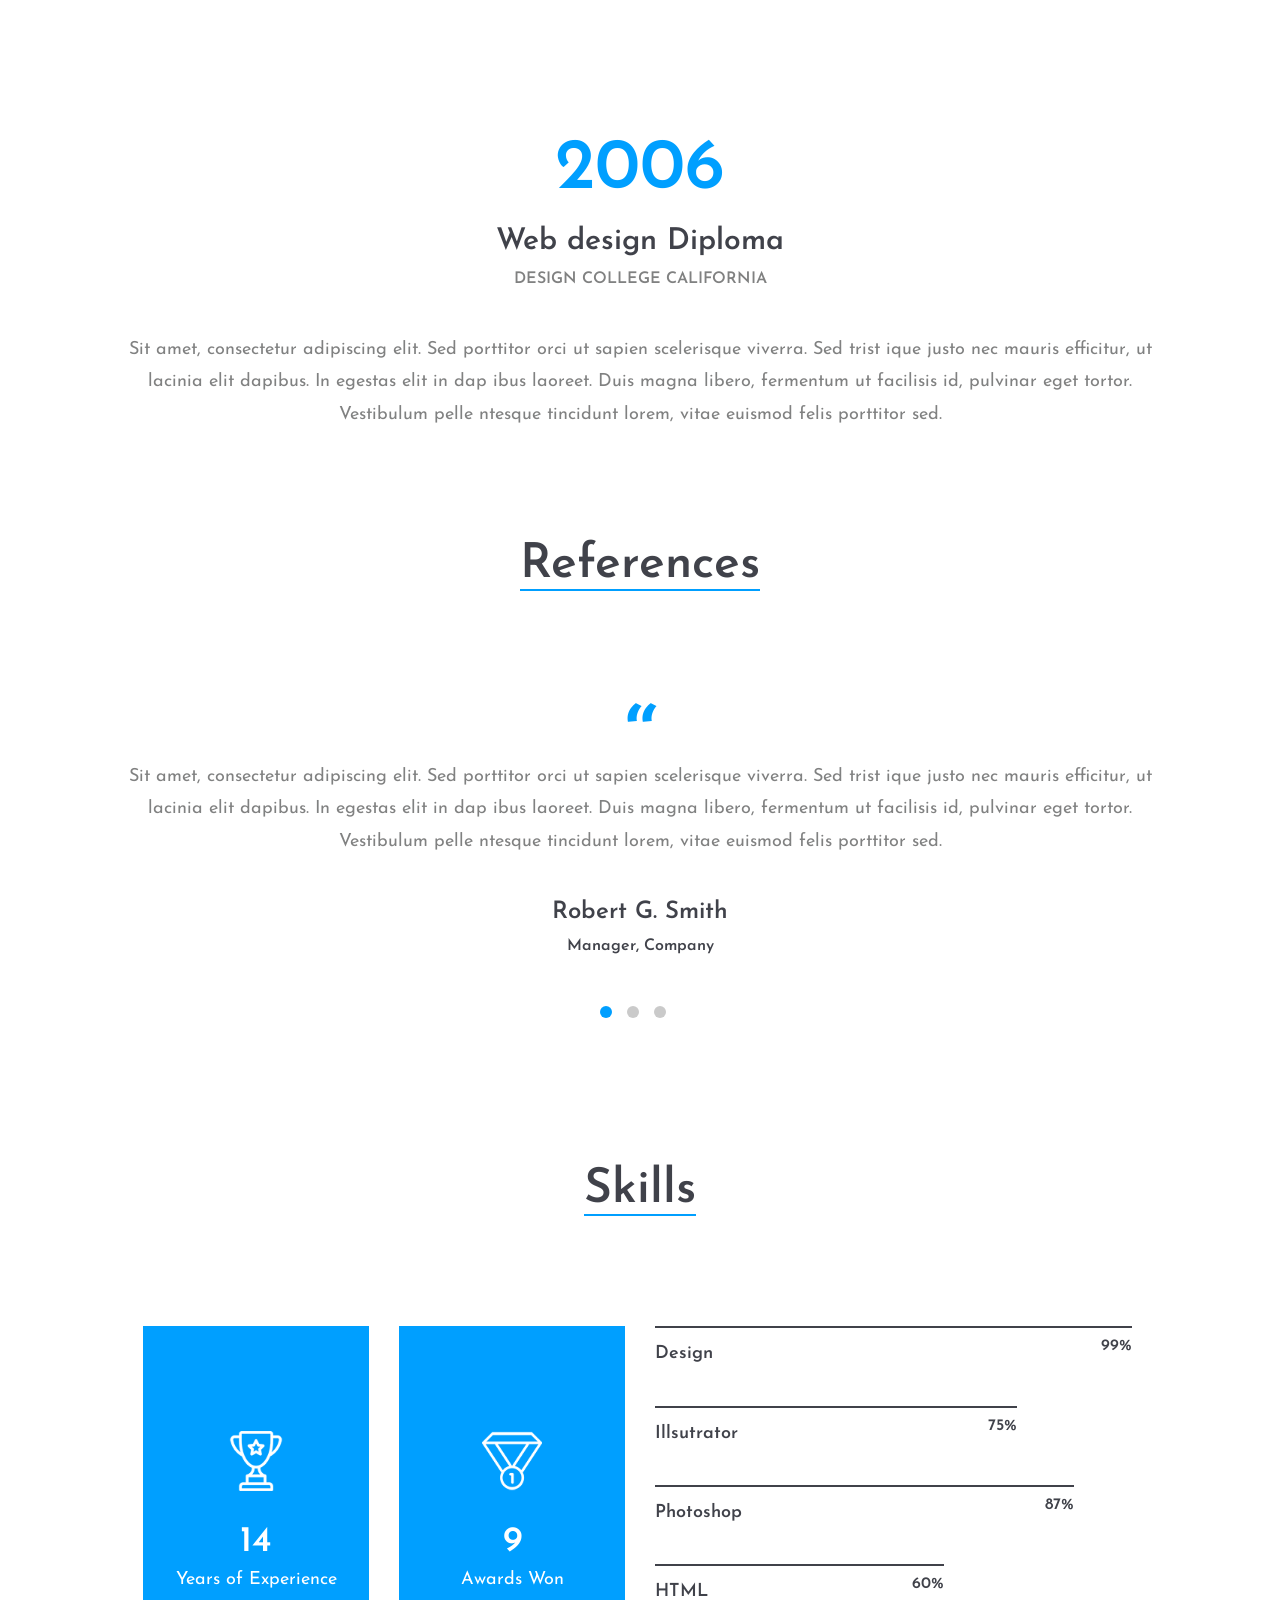
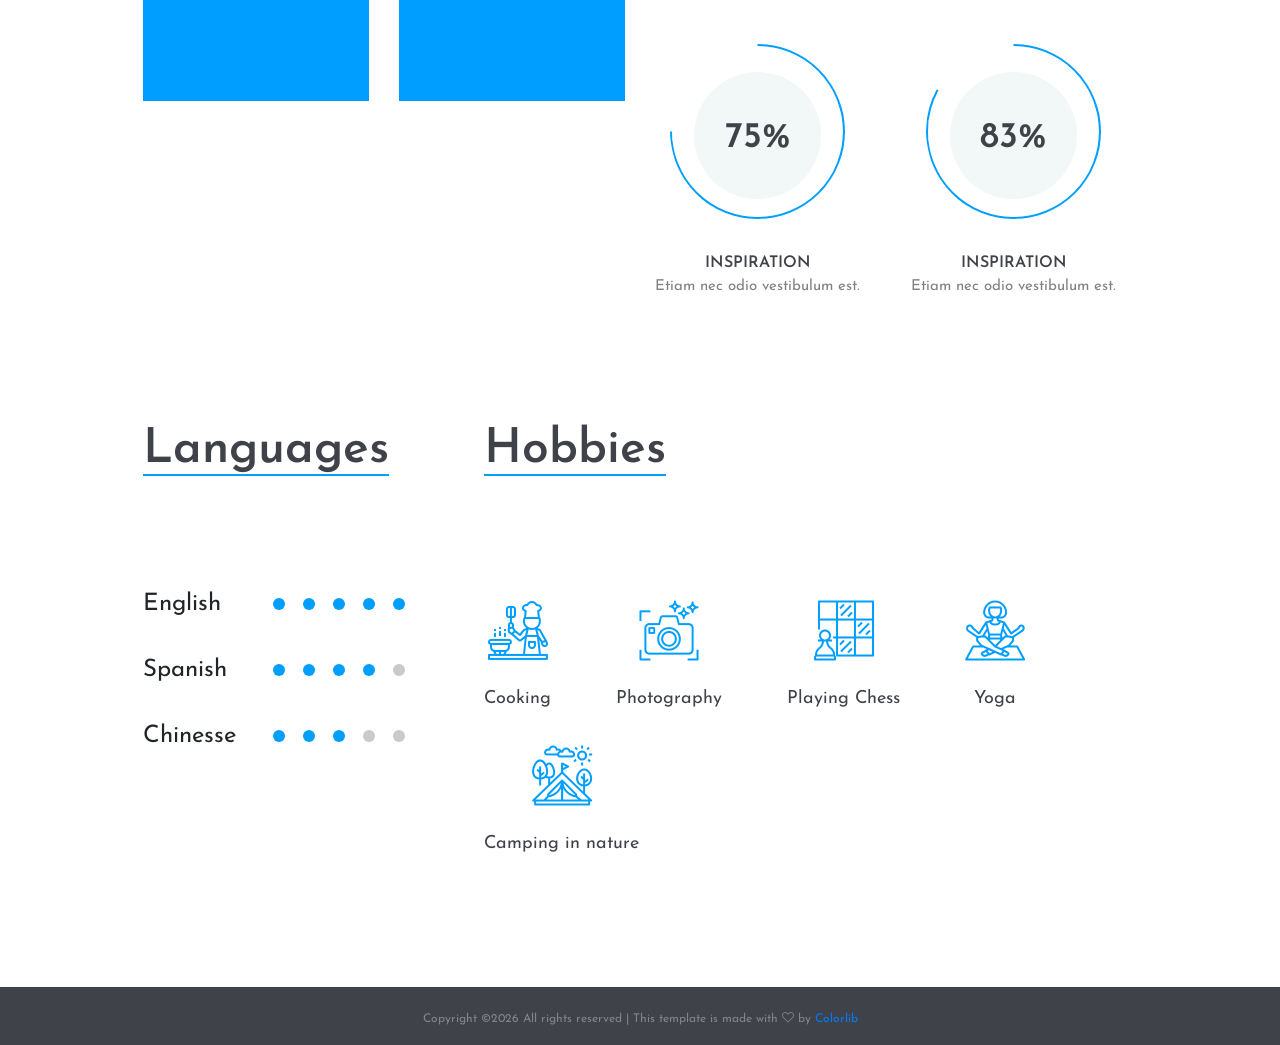
<file: home6.html>
<!DOCTYPE html>
<html lang="en">
<head>
	<title>Civic - CV Resume</title>
	<meta charset="UTF-8">
	<meta name="description" content="Civic - CV Resume">
	<meta name="keywords" content="resume, civic, onepage, creative, html">
	<meta name="viewport" content="width=device-width, initial-scale=1.0">
	<!-- Favicon -->   
	<link href="img/favicon.ico" rel="shortcut icon"/>

	<!-- Google Fonts -->
	<link href="https://fonts.googleapis.com/css?family=Josefin+Sans:400,400i,600,600i,700" rel="stylesheet">

	<!-- Stylesheets -->
	<link rel="stylesheet" href="css/bootstrap.min.css"/>
	<link rel="stylesheet" href="css/font-awesome.min.css"/>
	<link rel="stylesheet" href="css/flaticon.css"/>
	<link rel="stylesheet" href="css/owl.carousel.css"/>
	<link rel="stylesheet" href="css/magnific-popup.css"/>
	<link rel="stylesheet" href="css/style.css"/>


	<!--[if lt IE 9]>
	  <script src="https://oss.maxcdn.com/html5shiv/3.7.2/html5shiv.min.js"></script>
	  <script src="https://oss.maxcdn.com/respond/1.4.2/respond.min.js"></script>
	<![endif]-->

</head>
<body>
	<!-- Page Preloder -->
	<div id="preloder">
		<div class="loader"></div>
	</div>
	
	<div class="home-six-style">
		<!-- Header section start -->
		<header class="header-section">
			<div class="container-fluid">
				<div class="row">
					<div class="col-md-5">
						<div class="site-logo">
							<h2><a href="#">Civic</a></h2>
							<p>Enhance your online presence</p>
						</div>
					</div>
					<div class="col-md-7 text-md-right header-buttons">
						<a href="#" class="site-btn">Download CV</a>
						<a href="#" class="site-btn">Discover me</a>
					</div>
				</div>
			</div>
		</header>
		<!-- Header section end -->

		<!-- Hero section start -->
		<section class="hero-section">
			<div class="container-fluid text-center">
				<img src="img/hero-3.jpg" alt="">
				<div class="hero-text">
					<h2>Maria Williams</h2>
					<p>I’m a digital designer in love with photography, painting and<br>discovering new worlds and cultures.</p>
				</div>
				<div class="social-links">
					<a href=""><i class="fa fa-pinterest"></i></a>
					<a href=""><i class="fa fa-linkedin"></i></a>
					<a href=""><i class="fa fa-instagram"></i></a>
					<a href=""><i class="fa fa-facebook"></i></a>
					<a href=""><i class="fa fa-twitter"></i></a>
				</div>
			</div>
		</section>
		<!-- Hero section end -->

		<!-- Info section start -->
		<div class="info-section">
			<div class="container-fluid">
				<div class="row">
					<div class="col-xl-8 offset-xl-2 container-warp">
						<div class="row">
							<div class="col-md-6">
								<div class="hero-info mb-4 mb-md-0">
									<ul>
										<li><span>Date of Birth</span>Aug 25, 1988</li>
										<li><span>Address</span>Rosia Road 55, Gibraltar, UK</li>
									</ul>
								</div>
							</div>
							<div class="col-md-6">
								<div class="hero-info">
									<ul>
										<li><span>E-mail</span>mariawilliams@company.com</li>
										<li><span>Phone </span>+43 5266 22 345</li>
									</ul>
								</div>
							</div>
						</div>
					</div>
				</div>
			</div>
		</div>
		<!-- Info section end -->

		<!-- portfolio section start -->
		<div class="portfolo-section">
			<div class="container-fluid">
				<div class="row">
					<div class="col-md-6 col-lg-3 p-0">
						<div class="portfolio-item mb-0">
							<a href="img/portfolio/1.jpg" class="set-bg port-pic mb-0" data-setbg="img/portfolio/1.jpg"></a>
						</div>
					</div>
					<div class="col-md-6 col-lg-3 p-0">
						<div class="portfolio-item mb-0">
							<a href="img/portfolio/2.jpg" class="set-bg port-pic mb-0" data-setbg="img/portfolio/2.jpg"></a>
						</div>
					</div>
					<div class="col-md-6 col-lg-3 p-0">
						<div class="portfolio-item mb-0">
							<a href="img/portfolio/3.jpg" class="set-bg port-pic mb-0" data-setbg="img/portfolio/3.jpg"></a>
						</div>
					</div>
					<div class="col-md-6 col-lg-3 p-0">
						<div class="portfolio-item mb-0">
							<a href="img/portfolio/4.jpg" class="set-bg port-pic mb-0" data-setbg="img/portfolio/4.jpg"></a>
						</div>
					</div>
				</div>
			</div>
		</div>
		<!-- portfolio section end -->

		<!-- Resume section start -->
		<section class="resume-section spad">
			<div class="container-fluid">
				<div class="row">
					<div class="col-lg-10 col-xl-6 offset-lg-1 offset-xl-3 container-warp text-center p-xl-0">
						<div class="section-title">
							<h2>Work Experience</h2>
						</div>
						<ul class="resume-list">
							<li>
								<h2>2016-Present</h2>
								<h3>Web Design Company</h3>
								<h4>Web Designer</h4>
								<p>Lorem ipsum dolor sit amet, consectetur adipiscing elit. Sed porttitor orci ut sapien scelerisque viverra. Sed trist ique justo nec mauris efficitur, ut lacinia elit dapibus. In egestas elit in dap ibus laoreet. Duis magna libero, fermentum ut facilisis id, pulvinar eget tortor. Vestibulum pelle ntesque tincidunt lorem, vitae euismod felis porttitor sed. </p>
							</li>
							<li>
								<h2>2014-2016</h2>
								<h3>Web Design Company</h3>
								<h4>Web Designer</h4>
								<p>Sit amet, consectetur adipiscing elit. Sed porttitor orci ut sapien scelerisque viverra. Sed trist ique justo nec mauris efficitur, ut lacinia elit dapibus. In egestas elit in dap ibus laoreet. Duis magna libero, fermentum ut facilisis id, pulvinar eget tortor. Vestibulum pelle ntesque tincidunt lorem, vitae euismod felis porttitor sed. </p>
							</li>
						</ul>
						<div class="spad">
							<div class="section-title">
								<h2>Education</h2>
							</div>
							<ul class="resume-list">
								<li>
									<h2>2008</h2>
									<h3>Ui/Ux Diploma</h3>
									<h4>Design College California</h4>
									<p>Sit amet, consectetur adipiscing elit. Sed porttitor orci ut sapien scelerisque viverra. Sed trist ique justo nec mauris efficitur, ut lacinia elit dapibus. In egestas elit in dap ibus laoreet. Duis magna libero, fermentum ut facilisis id, pulvinar eget tortor. Vestibulum pelle ntesque tincidunt lorem, vitae euismod felis porttitor sed. </p>
								</li>
								<li>
									<h2>2006</h2>
									<h3>Web design Diploma</h3>
									<h4>Design College California</h4>
									<p>Sit amet, consectetur adipiscing elit. Sed porttitor orci ut sapien scelerisque viverra. Sed trist ique justo nec mauris efficitur, ut lacinia elit dapibus. In egestas elit in dap ibus laoreet. Duis magna libero, fermentum ut facilisis id, pulvinar eget tortor. Vestibulum pelle ntesque tincidunt lorem, vitae euismod felis porttitor sed. </p>
								</li>
							</ul>
						</div>
						<div class="section-title">
							<h2>References</h2>
						</div>
						<!-- review slider -->
						<div class="review-slider owl-carousel">
							<div class="single-review">
								<div class="qut">“</div>
								<p>Sit amet, consectetur adipiscing elit. Sed porttitor orci ut sapien scelerisque viverra. Sed trist ique justo nec mauris efficitur, ut lacinia elit dapibus. In egestas elit in dap ibus laoreet. Duis magna libero, fermentum ut facilisis id, pulvinar eget tortor. Vestibulum pelle ntesque tincidunt lorem, vitae euismod felis porttitor sed. </p>
								<h3>Robert G. Smith</h3>
								<h4>Manager, Company</h4>
							</div>
							<div class="single-review">
								<div class="qut">“</div>
								<p>Sit amet, consectetur adipiscing elit. Sed porttitor orci ut sapien scelerisque viverra. Sed trist ique justo nec mauris efficitur, ut lacinia elit dapibus. In egestas elit in dap ibus laoreet. Duis magna libero, fermentum ut facilisis id, pulvinar eget tortor. Vestibulum pelle ntesque tincidunt lorem, vitae euismod felis porttitor sed. </p>
								<h3>Robert G. Smith</h3>
								<h4>Manager, Company</h4>
							</div>
							<div class="single-review">
								<div class="qut">“</div>
								<p>Sit amet, consectetur adipiscing elit. Sed porttitor orci ut sapien scelerisque viverra. Sed trist ique justo nec mauris efficitur, ut lacinia elit dapibus. In egestas elit in dap ibus laoreet. Duis magna libero, fermentum ut facilisis id, pulvinar eget tortor. Vestibulum pelle ntesque tincidunt lorem, vitae euismod felis porttitor sed. </p>
								<h3>Robert G. Smith</h3>
								<h4>Manager, Company</h4>
							</div>
						</div>
					</div>
					<div class="col-lg-10 col-xl-8 offset-lg-1 offset-xl-2 container-warp">
						<!-- skill section start -->
						<section class="skill-section spad">
							<div class="section-title text-center">
								<h2>Skills</h2>
							</div>
							<div class="row">
								<div class="col-lg-6">
									<div class="row">
										<div class="col-md-6">
											<div class="fact-box">
												<div class="fact-content">
													<img src="img/icon/1-w.png" alt="">
													<h2>14</h2>
													<p>Years of Experience</p>
												</div>
											</div>
										</div>
										<div class="col-md-6">
											<div class="fact-box">
												<div class="fact-content">
													<img src="img/icon/2-w.png" alt="">
													<h2>9</h2>
													<p>Awards Won</p>
												</div>
											</div>
										</div>
									</div>
								</div>
								<div class="col-lg-6">
									<div class="skills pt-5 pt-lg-0">
										<div class="single-progress-item">
											<div class="progress-bar-style" data-progress="99"></div>
											<p>Design</p>
										</div>
										<div class="single-progress-item">
											<div class="progress-bar-style" data-progress="75"></div>
											<p>Illsutrator</p>
										</div>
										<div class="single-progress-item">
											<div class="progress-bar-style" data-progress="87"></div>
											<p>Photoshop</p>
										</div>
										<div class="single-progress-item">
											<div class="progress-bar-style" data-progress="60"></div>
											<p>HTML</p>
										</div>
									</div>
									<div class="row">
										<div class="col-md-6">
											<div class="circle-progress">
												<div id="progress5" class="prog-circle"></div>
												<div class="progress-info">
													<h2>75%</h2>
												</div>
												<div class="prog-title">
													<h3>Inspiration</h3>
													<p>Etiam nec odio vestibulum est.</p>
												</div>			
											</div>
										</div>
										<div class="col-md-6">
											<div class="circle-progress">
												<div id="progress6" class="prog-circle"></div>
												<div class="progress-info">
													<h2>83%</h2>
												</div>
												<div class="prog-title">
													<h3>Inspiration</h3>
													<p>Etiam nec odio vestibulum est.</p>
												</div>			
											</div>
										</div>
									</div>
								</div>
							</div>
						</section>
						<!-- skill section end -->
						<div class="footer-top-section">
							<div class="row">
								<div class="col-xl-4">
									<div class="section-title">
										<h2>Languages</h2>
									</div>
									<ul class="language-progress">
										<li>English <div class="lan-prog" data-lanprogesss="5"></div></li>
										<li>Spanish <div class="lan-prog" data-lanprogesss="4"></div></li>
										<li>Chinesse <div class="lan-prog" data-lanprogesss="3"></div></li>
									</ul>
								</div>
								<div class="col-xl-8 pt-5 pt-lg-0">
									<div class="section-title">
										<h2>Hobbies</h2>
									</div>
									<div class="icon-box-area">
										<div class="icon-box">
											<i class="flaticon-032-cooking"></i>
											<p>Cooking</p>
										</div>
										<div class="icon-box">
											<i class="flaticon-015-photo-camera"></i>
											<p>Photography</p>
										</div>
										<div class="icon-box">
											<i class="flaticon-013-chess-1"></i>
											<p>Playing Chess</p>
										</div>
										<div class="icon-box">
											<i class="flaticon-001-yoga"></i>
											<p>Yoga</p>
										</div>
										<div class="icon-box">
											<i class="flaticon-035-tent"></i>
											<p>Camping in nature</p>
										</div>
									</div>
								</div>
							</div>
						</div>
					</div>
				</div>
			</div>
		</section>
	</div>

	<!-- Footer section start -->
	<footer class="footer-section">
		<div class="container text-center">
			<div class="copyright"><!-- Link back to Colorlib can't be removed. Template is licensed under CC BY 3.0. -->
Copyright &copy;<script>document.write(new Date().getFullYear());</script> All rights reserved | This template is made with <i class="fa fa-heart-o" aria-hidden="true"></i> by <a href="https://colorlib.com" target="_blank">Colorlib</a>
<!-- Link back to Colorlib can't be removed. Template is licensed under CC BY 3.0. -->
</div>
		</div>
	</footer>
	<!-- Footer section end -->

		

	<!--====== Javascripts & Jquery ======-->
	<script src="js/jquery-2.1.4.min.js"></script>
	<script src="js/bootstrap.min.js"></script>
	<script src="js/owl.carousel.min.js"></script>
	<script src="js/magnific-popup.min.js"></script>
	<script src="js/circle-progress.min.js"></script>
	<script src="js/main.js"></script>
</body>
</html>
</file>
<file: css/flaticon.css>
/*
  	Flaticon icon font: Flaticon
  	Creation date: 11/12/2017 08:10
  	*/

@font-face {
  font-family: "Flaticon";
  src: url("../icon-fonts/Flaticon.eot");
  src: url("../icon-fonts/Flaticon.eot?#iefix") format("embedded-opentype"),
       url("../icon-fonts/Flaticon.woff") format("woff"),
       url(".../icon-fonts/Flaticon.ttf") format("truetype"),
       url("../icon-fonts/Flaticon.svg#Flaticon") format("svg");
  font-weight: normal;
  font-style: normal;
}

@media screen and (-webkit-min-device-pixel-ratio:0) {
  @font-face {
    font-family: "Flaticon";
    src: url("../icon-fonts/Flaticon.svg#Flaticon") format("svg");
  }
}

[class^="flaticon-"]:before, [class*=" flaticon-"]:before,
[class^="flaticon-"]:after, [class*=" flaticon-"]:after {   
  font-family: Flaticon;
  font-style: normal;
}

.flaticon-001-yoga:before { content: "\f100"; }
.flaticon-002-writing:before { content: "\f101"; }
.flaticon-003-weightlifting:before { content: "\f102"; }
.flaticon-004-cinema:before { content: "\f103"; }
.flaticon-005-game-console:before { content: "\f104"; }
.flaticon-006-swimming:before { content: "\f105"; }
.flaticon-007-sports:before { content: "\f106"; }
.flaticon-008-karaoke:before { content: "\f107"; }
.flaticon-009-sewing-2:before { content: "\f108"; }
.flaticon-010-snorkel:before { content: "\f109"; }
.flaticon-011-reading:before { content: "\f10a"; }
.flaticon-012-quilt:before { content: "\f10b"; }
.flaticon-013-chess-1:before { content: "\f10c"; }
.flaticon-014-poker:before { content: "\f10d"; }
.flaticon-015-photo-camera:before { content: "\f10e"; }
.flaticon-016-canvas:before { content: "\f10f"; }
.flaticon-017-model:before { content: "\f110"; }
.flaticon-018-music-player:before { content: "\f111"; }
.flaticon-019-knitting:before { content: "\f112"; }
.flaticon-020-kite:before { content: "\f113"; }
.flaticon-021-necklace:before { content: "\f114"; }
.flaticon-022-hiking:before { content: "\f115"; }
.flaticon-023-toast:before { content: "\f116"; }
.flaticon-024-gardening:before { content: "\f117"; }
.flaticon-025-fishing:before { content: "\f118"; }
.flaticon-026-sewing-1:before { content: "\f119"; }
.flaticon-027-drum-set:before { content: "\f11a"; }
.flaticon-028-sewing:before { content: "\f11b"; }
.flaticon-029-dancing:before { content: "\f11c"; }
.flaticon-030-crossword:before { content: "\f11d"; }
.flaticon-031-crochet:before { content: "\f11e"; }
.flaticon-032-cooking:before { content: "\f11f"; }
.flaticon-033-coin:before { content: "\f120"; }
.flaticon-034-pottery:before { content: "\f121"; }
.flaticon-035-tent:before { content: "\f122"; }
.flaticon-036-chess:before { content: "\f123"; }
</file>
<file: css/style.css>
/* =================================
------------------------------------
  Civic - CV Resume
  Version: 1.0
 ------------------------------------ 
 ====================================*/

/*----------------------------------------*/
/* Template default CSS
/*----------------------------------------*/
html,
body {
	height: 100%;
	font-family: 'Josefin Sans', sans-serif;
}

h1,
h2,
h3,
h4,
h5,
h6 {
	color: #40424a;
	margin: 0;
	font-weight: 600;
	font-family: 'Josefin Sans', sans-serif;
}

h2 {
	font-size: 48px;
}

h3 {
	font-size: 30px;
}

p {
	font-size: 18px;
	color: #808181;
	line-height: 1.8;
}

img {
	max-width: 100%;
}

input:focus,
select:focus,
button:focus,
textarea:focus {
	outline: none;
}

a:hover,
a:focus {
	text-decoration: none;
	outline: none;
}

ul,
ol {
	padding: 0;
	margin: 0;
}

/*---------------------
	Helper CSS
-----------------------*/
.spad {
	padding-top: 125px;
	padding-bottom: 110px;
}

.section-title h2 {
	display: inline-block;
	position: relative;
	margin-bottom: 110px;
	padding-bottom: 2px;
	line-height: normal;
}

.section-title h2:after {
	position: absolute;
	content: '';
	width: 100%;
	height: 2px;
	left: 0;
	bottom: 0;
	background: #40424a;
}

.set-bg {
	background-repeat: no-repeat;
	background-size: cover;
}

/*------------------------
  Common Elements
--------------------------*/

/* Preloder */
#preloder {
	position: fixed;
	width: 100%;
	height: 100%;
	top: 0;
	left: 0;
	z-index: 999999;
	background: #fff;
}

.loader {
	width: 30px;
	height: 30px;
	border: 3px solid #000;
	position: absolute;
	top: 50%;
	left: 50%;
	margin-top: -13px;
	margin-left: -13px;
	border-radius: 60px;
	border-left-color: transparent;
	animation: loader 0.8s linear infinite;
	-webkit-animation: loader 0.8s linear infinite;
}

@keyframes loader {
	0% {
		-webkit-transform: rotate(0deg);
		        transform: rotate(0deg);
	}
	50% {
		-webkit-transform: rotate(180deg);
		        transform: rotate(180deg);
	}
	100% {
		-webkit-transform: rotate(360deg);
		        transform: rotate(360deg);
	}
}

@-webkit-keyframes loader {
	0% {
		-webkit-transform: rotate(0deg);
	}
	50% {
		-webkit-transform: rotate(180deg);
	}
	100% {
		-webkit-transform: rotate(360deg);
	}
}

/* Site Buttons */
.site-btn {
	display: inline-block;
	text-transform: uppercase;
	font-size: 12px;
	min-width: 213px;
	min-height: 20px;
	text-align: center;
	padding: 20px 10px 15px;
	position: relative;
	background-color: #fff;
	margin-right: 10px;
	border: 2px solid #40424a;
	color: #40424a;
	font-weight: 700;
}

.site-btn:hover {
	color: #40424a;
}

.circle-progress {
	text-align: center;
	padding-top: 30px;
	display: inline-block;
}

.circle-progress .prog-circle {
	margin-bottom: -155px;
}

.circle-progress canvas {
	-webkit-transform: rotate(90deg);
	-ms-transform: rotate(90deg);
	transform: rotate(90deg);
}

.circle-progress .progress-info {
	background: #f2f7f8;
	width: 127px;
	height: 127px;
	border-radius: 150px;
	margin: 0 auto;
	padding-top: 45px;
}

.circle-progress .progress-info h2 {
	font-size: 36px;
	color: #40424a !important;
}

.circle-progress .prog-title {
	text-align: center;
	margin-top: 55px;
}

.circle-progress .prog-title h3 {
	font-size: 16px;
	text-transform: uppercase;
}

.circle-progress .prog-title p {
	font-size: 15px;
	color: #808181 !important;
}

/* Image Popup */
.img-popup-warp .mfp-content,
.img-popup-warp.mfp-ready.mfp-removing .mfp-content {
	opacity: 0;
	-webkit-transform: scale(0.8);
	-ms-transform: scale(0.8);
	transform: scale(0.8);
	-webkit-transition: all 0.4s;
	-o-transition: all 0.4s;
	transition: all 0.4s;
}

.img-popup-warp.mfp-ready .mfp-content {
	opacity: 1;
	-webkit-transform: scale(1);
	-ms-transform: scale(1);
	transform: scale(1);
}

/* Fact box */
.fact-box {
	height: 375px;
	display: table;
	width: 100%;
	background: #40424a;
}

.fact-box.trans {
	background-color: transparent;
}

.fact-box .fact-content {
	display: table-cell;
	vertical-align: middle;
	text-align: center;
}

.fact-box .fact-content img {
	width: 60px;
	margin-bottom: 30px;
}

.fact-box .fact-content h2 {
	font-size: 36px;
	color: #fff;
}

.fact-box .fact-content p {
	color: #fff;
	margin-bottom: 0;
}

/* Porgess bar */
.single-progress-item {
	margin-bottom: 35px;
	position: relative;
}

.single-progress-item p {
	color: #40424a;
	margin-bottom: 0;
	font-weight: 600;
}

.progress-bar-style {
	display: block;
	height: 2px;
	position: relative;
	width: 100%;
	margin-bottom: 10px;
}

.bar-inner {
	position: absolute;
	height: 100%;
	left: 0;
	top: 0;
	background: #40424a;
}

.bar-inner span {
	position: absolute;
	right: 0;
	bottom: -30px;
	color: #40424a;
	font-weight: 600;
}

/* Progress dots */
.language-progress {
	max-width: 280px;
	list-style: none;
}

.language-progress li {
	font-size: 24px;
	position: relative;
	padding-right: 150px;
	margin-bottom: 30px;
}

.language-progress .lan-prog {
	position: absolute;
	right: 0;
	top: 0;
}

.language-progress .lan-prog span {
	width: 12px;
	height: 12px;
	display: inline-block;
	margin-right: 18px;
	border-radius: 12px;
	background: #40424a;
}

.language-progress .lan-prog span.fade-ele {
	background: #cacaca;
}

/* Icon Box */
.icon-box {
	text-align: center;
	display: inline-block;
	margin-right: 60px;
}

.icon-box:last-child {
	margin-right: 0;
}

.icon-box i {
	font-size: 60px;
}

.icon-box p {
	color: #40424a;
}

.social-links a {
	-webkit-transition: all 0.3s;
	-o-transition: all 0.3s;
	transition: all 0.3s;
}

/*---------------------
	Header section
-----------------------*/
.header-section {
	padding: 50px 40px;
	background: #f2f7f8;
}

.site-logo h2 {
	font-size: 36px;
}

.site-logo h2 a {
	color: #40424a;
}

.site-logo p {
	font-size: 14px;
	line-height: normal;
}

.header-buttons a {
	margin-top: 15px;
}

/*---------------------
	Hero section
-----------------------*/
.hero-section {
	background: #f2f7f8;
}

.hero-text {
	margin-bottom: 80px;
}

.hero-text h2 {
	font-size: 170px;
	line-height: normal;
	margin-bottom: 20px;
}

.hero-text p {
	font-size: 33px;
	line-height: 1.3;
}

.hero-image {
	padding-top: 70px;
}

.hero-info h2 {
	margin-bottom: 30px;
}

.hero-info ul {
	list-style: none;
}

.hero-info ul li {
	font-size: 24px;
	color: #808181;
	margin-bottom: 15px;
}

.hero-info ul li span {
	color: #40424a;
	display: inline-block;
	min-width: 220px;
}

.hero-info ul li:last-child {
	margin-bottom: 0;
}

/*---------------------
	Social section
-----------------------*/
.social-section {
	background: #f9f9f9;
	padding: 80px 0;
}

.social-section .social-links {
	display: inline-block;
	background: #f9f9f9;
	position: relative;
	z-index: 5;
}

.social-section .social-links a {
	color: #484848;
	font-size: 36px;
	margin-right: 40px;
}

.social-section .social-link-warp {
	position: relative;
}

.social-section .social-link-warp h2 {
	display: inline-block;
	float: right;
	font-weight: 400;
	padding-left: 30px;
	background: #f9f9f9;
	position: relative;
	z-index: 5;
}

.social-section .social-link-warp:after {
	position: absolute;
	content: '';
	width: 50%;
	height: 2px;
	left: 23%;
	top: 50%;
	margin-top: 1px;
	background: #cbcbcb;
}

/*---------------------
	Resume section
----------------------*/
.resume-section.with-bg {
	background-image: url(../img/resume-bg.jpg);
	background-repeat: no-repeat;
	background-size: cover;
}

.resume-list {
	list-style: none;
	margin-left: 60px;
	padding-left: 110px;
	border-left: 2px solid #40424a;
}

.resume-list li {
	margin-bottom: 120px;
	position: relative;
}

.resume-list li:last-child {
	margin-bottom: 0;
}

.resume-list li:after {
	position: absolute;
	content: '';
	width: 15px;
	height: 15px;
	border: 2px solid #40424a;
	border-radius: 50px;
	background: #cacaca;
	top: 30px;
	left: -118px;
}

.resume-list h2 {
	font-size: 72px;
	margin-bottom: 10px;
}

.resume-list h4 {
	font-size: 16px;
	text-transform: uppercase;
	color: #808181;
	margin-top: 10px;
	margin-bottom: 45px;
}

.resume-list p {
	margin-bottom: 0;
}

/*---------------------
	Review section
-----------------------*/
.review-slider {
	padding-left: 150px;
}

.review-slider .owl-dots {
	position: absolute;
	left: 50px;
	top: 70px;
}

.review-slider .owl-dots .owl-dot {
	width: 12px;
	height: 12px;
	border: 2px solid #40424a;
	border-radius: 50px;
	background: #cacaca;
	margin-bottom: 15px;
}

.review-slider .owl-dots .owl-dot.active {
	background: #40424a;
}

.single-review .qut {
	font-size: 120px;
	line-height: 0;
	color: #505259;
	margin-top: 60px;
}

.single-review p {
	margin-bottom: 40px;
}

.single-review h3 {
	font-size: 24px;
	margin-bottom: 10px;
}

.single-review h4 {
	font-size: 16px;
}

/*---------------------
	Portfolio section
----------------------*/
.portfolio-warp {
	padding: 0 60px;
}

.portfolio-item h2 {
	font-size: 24px;
	margin-bottom: 5px;
}

.portfolio-item p {
	font-size: 14px;
	margin-bottom: 0;
}

.portfolio-item .port-pic {
	margin-bottom: 30px;
	display: block;
	height: 480px;
	background: #333;
	background-position: center center;
	background-size: cover;
	overflow: hidden;
	position: relative;
}

.portfolio-item .port-pic:after {
	position: absolute;
	content: '';
	left: 0;
	bottom: 0;
	width: 100%;
	height: 0;
	background: #000;
	opacity: 0;
	z-index: 2;
	-webkit-transition: all 0.4s cubic-bezier(0.55, 0.09, 0.68, 0.53) 0s;
	-o-transition: all 0.4s cubic-bezier(0.55, 0.09, 0.68, 0.53) 0s;
	transition: all 0.4s cubic-bezier(0.55, 0.09, 0.68, 0.53) 0s;
}

.portfolio-item:hover .port-pic:after {
	opacity: 0.8;
	height: 100%;
	top: 0;
}

/*---------------------
	Contact section
-----------------------*/
.contact-form {
	display: block;
	width: 100%;
}

.contact-form input {
	background-color: transparent;
	padding-left: 25px;
	height: 60px;
	width: 100%;
	border: none;
	border-bottom: 2px solid #cacaca;
	margin-bottom: 30px;
	font-size: 13px;
}

.contact-form textarea {
	padding-left: 25px;
	height: 200px;
	width: 100%;
	border: none;
	border-bottom: 2px solid #cacaca;
	margin-bottom: 30px;
	font-size: 13px;
	background-color: transparent;
}

.contact-form ::-webkit-input-placeholder {
	font-style: italic;
}

.contact-form :-ms-input-placeholder {
	font-style: italic;
}

.contact-form ::-ms-input-placeholder {
	font-style: italic;
}

.contact-form ::placeholder {
	font-style: italic;
}

/*---------------------
	Footer section
-----------------------*/
.footer-section {
	background: #40424a;
	padding: 20px 0;
}

.copyright {
	padding-top: 5px;
	font-size: 12px;
	color: #838488;
	line-height: normal;
}

/*---------------------
	Home 2 Style
-----------------------*/
.home-two-style {
	background-image: url(../img/home-2-bg.png);
	background-repeat: no-repeat;
	background-size: cover;
	background-position: top center;
	background-color: #009fff;
}

.home-two-style .header-section,
.home-two-style .hero-section,
.home-two-style .social-section,
.home-two-style .review-slider .owl-dots .owl-dot,
.home-two-style .site-btn,
.home-two-style .fact-box,
.home-two-style .social-links,
.home-two-style .social-section .social-link-warp h2 {
	background-color: transparent;
}

.home-two-style h1,
.home-two-style h2,
.home-two-style h3,
.home-two-style h4,
.home-two-style h5,
.home-two-style h6,
.home-two-style p,
.home-two-style .site-logo h2 a,
.home-two-style .site-logo p,
.home-two-style .hero-info ul li,
.home-two-style .hero-info ul li span,
.home-two-style .single-review .qut,
.home-two-style .site-btn,
.home-two-style .social-section .social-links a,
.home-two-style .contact-form input,
.home-two-style .contact-form textarea,
.home-two-style .circle-progress .prog-title p,
.home-two-style .circle-progress .prog-title h3,
.home-two-style .circle-progress .progress-info h2 {
	color: #fff !important;
}

.home-two-style .section-title h2:after,
.home-two-style .review-slider .owl-dots .owl-dot.active {
	background: #fff;
}

.home-two-style .resume-list,
.home-two-style .resume-list li:after,
.home-two-style .review-slider .owl-dots .owl-dot,
.home-two-style .site-btn,
.home-two-style .contact-form input,
.home-two-style .contact-form textarea {
	border-color: #fff;
}

.home-two-style .hero-image {
	padding-left: 0px;
	padding-top: 200px;
}

.home-two-style .hero-image img {
	-webkit-box-shadow: 6px 20px 50px rgba(0, 0, 0, 0.5294117647);
	        box-shadow: 6px 20px 50px rgba(0, 0, 0, 0.5294117647);
}

.home-two-style .resume-list li:after {
	background: #009fff;
}

.home-two-style .circle-progress .progress-info {
	background: #50bcfd;
}

.home-two-style .fact-box {
	border: 2px solid #fff;
}

.home-two-style .fact-box.trans {
	border: none;
}

.home-two-style .footer-section {
	background: #3a4db4;
}

.home-two-style .contact-form ::-webkit-input-placeholder {
	color: #fff;
}

.home-two-style .contact-form :-ms-input-placeholder {
	color: #fff;
}

.home-two-style .contact-form ::-ms-input-placeholder {
	color: #fff;
}

.home-two-style .contact-form ::placeholder {
	color: #fff;
}

/*---------------------
	Home 3 Style
-----------------------*/
.home-three-style .main-left-area,
.home-four-style .main-left-area {
	background: #f2f7f8;
	padding-top: 200px;
	padding-right: 80px;
	padding-left: 80px;
}

.home-three-style .main-left-area .section-title h2,
.home-four-style .main-left-area .section-title h2 {
	margin-bottom: 130px;
}

.home-three-style .main-right-area,
.home-four-style .main-right-area {
	padding-top: 200px;
	padding-left: 110px;
}

.home-three-style .resume-list li,
.home-four-style .resume-list li {
	padding-left: 0;
}

.home-three-style .resume-list li:after,
.home-four-style .resume-list li:after {
	display: none;
}

.home-three-style .resume-list,
.home-four-style .resume-list {
	border-left: none;
	padding-left: 0;
	margin-left: 0;
}

.home-three-style .header-section,
.home-four-style .header-section {
	padding: 50px 80px;
	background: transparent;
	position: absolute;
	width: 100%;
	z-index: 1;
}

.home-three-style .hero-image,
.home-four-style .hero-image {
	margin-bottom: 100px;
}

.home-three-style .hero-text h2,
.home-four-style .hero-text h2 {
	font-size: 72px;
	margin-bottom: 40px;
}

.home-three-style .review-slider,
.home-four-style .review-slider {
	padding-left: 0;
}

.home-three-style .review-slider .owl-dots,
.home-four-style .review-slider .owl-dots {
	position: relative;
	left: 0;
	top: 0;
	padding-top: 50px;
}

.home-three-style .review-slider .owl-dots .owl-dot,
.home-four-style .review-slider .owl-dots .owl-dot {
	display: inline-block;
	margin-right: 15px;
	background: #cacaca;
	border: none;
}

.home-three-style .review-slider .owl-dots .owl-dot.active,
.home-four-style .review-slider .owl-dots .owl-dot.active {
	background: #40424a;
}

.home-three-style .skills,
.home-four-style .skills {
	max-width: 555px;
}

.home-three-style .fact-box.trans,
.home-four-style .fact-box.trans {
	margin-bottom: 80px;
}

.home-three-style .social-links,
.home-four-style .social-links {
	text-align: center;
	padding-bottom: 70px;
	padding-top: 120px;
}

.home-three-style .social-links a,
.home-four-style .social-links a {
	font-size: 30px;
	margin-right: 40px;
	color: #b9b9b9;
}

.home-three-style .social-links a:hover,
.home-four-style .social-links a:hover {
	color: #484848;
}

/*---------------------
	Home 4 Style
-----------------------*/
.home-four-style .site-logo h2 a,
.home-four-style .site-logo p {
	color: #fff;
}

.home-four-style .main-left-area {
	position: relative;
	/* Permalink - use to edit and share this gradient: http://colorzilla.com/gradient-editor/#481340+0,ff0f3c+100,ff0f3c+100 */
	background: #481340;
	/* Old browsers */
	/* FF3.6-15 */
	background: -webkit-linear-gradient(top, #481340 0%, #ff0f3c 100%, #ff0f3c 100%);
	/* Chrome10-25,Safari5.1-6 */
	background: -webkit-gradient(linear, left top, left bottom, from(#481340), color-stop(100%, #ff0f3c), to(#ff0f3c));
	background: -o-linear-gradient(top, #481340 0%, #ff0f3c 100%, #ff0f3c 100%);
	background: linear-gradient(to bottom, #481340 0%, #ff0f3c 100%, #ff0f3c 100%);
	/* W3C, IE10+, FF16+, Chrome26+, Opera12+, Safari7+ */
	filter: progid:DXImageTransform.Microsoft.gradient( startColorstr='#481340', endColorstr='#ff0f3c', GradientType=0);
	/* IE6-9 */
}

.home-four-style .main-left-area:after {
	position: absolute;
	content: "";
	width: 100%;
	height: 800px;
	top: 0;
	left: 0;
	background-image: url("../img/home-4-bg.png");
	background-repeat: no-repeat;
	background-size: cover;
}

.home-four-style .main-left-area h1,
.home-four-style .main-left-area h2,
.home-four-style .main-left-area h3,
.home-four-style .main-left-area h4,
.home-four-style .main-left-area h5,
.home-four-style .main-left-area h6,
.home-four-style .main-left-area p,
.home-four-style .main-left-area .hero-info ul li,
.home-four-style .main-left-area .hero-info ul li span,
.home-four-style .main-left-area .site-btn,
.home-four-style .main-left-area .social-section,
.home-four-style .main-left-area .social-links a,
.home-four-style .main-left-area .contact-form input,
.home-four-style .main-left-area .contact-form textarea,
.home-four-style .main-left-area .circle-progress .prog-title p,
.home-four-style .main-left-area .circle-progress .prog-title h3,
.home-four-style .main-left-area .circle-progress .progress-info h2,
.home-four-style .main-left-area .language-progress li {
	color: #fff !important;
}

.home-four-style .main-left-area .circle-progress .progress-info {
	background: rgba(255, 255, 255, 0.29);
}

.home-four-style .main-left-area .section-title h2:after,
.home-four-style .main-left-area .language-progress .lan-prog span {
	background: #fff;
}

.home-four-style .main-left-area .language-progress .lan-prog span.fade-ele {
	background: rgba(255, 255, 255, 0.29);
}

.home-four-style .main-left-area .fact-box {
	background-color: transparent;
	border: 2px solid #fff;
}

.home-four-style .main-left-area .fact-box.trans {
	border: none;
}

.home-four-style .main-left-area .intro-section {
	position: relative;
	z-index: 2;
}

.home-four-style .main-right-area .section-title h2:after,
.home-four-style .main-right-area .review-slider .owl-dots .owl-dot.active {
	background: #ff0f3c;
}

.home-four-style .main-right-area .resume-list h2,
.home-four-style .main-right-area .single-review .qut {
	color: #ff0f3c;
}

/*---------------------
	Home 5 Style
-----------------------*/
.home-five-style .header-section {
	padding: 50px 80px;
	background: transparent;
	position: absolute;
	width: 100%;
	z-index: 1;
}

.home-five-style .hero-section {
	padding-top: 70px;
}

.home-five-style .hero-section img {
	margin-bottom: 60px;
}

.home-five-style .hero-text h2 {
	font-size: 72px;
	margin-bottom: 40px;
}

.home-five-style .social-links {
	padding-top: 0px;
	text-align: center;
	padding-bottom: 70px;
}

.home-five-style .social-links a {
	font-size: 30px;
	margin-right: 40px;
	color: #b9b9b9;
}

.home-five-style .social-links a:hover {
	color: #484848;
}

.home-five-style .resume-list li {
	padding-left: 0;
}

.home-five-style .resume-list li:after {
	display: none;
}

.home-five-style .resume-list {
	border-left: none;
	padding-left: 0;
	margin-left: 0;
}

.home-five-style .review-slider {
	padding-left: 0;
}

.home-five-style .review-slider .owl-dots {
	position: relative;
	left: 0;
	top: 0;
	padding-top: 50px;
}

.home-five-style .review-slider .owl-dots .owl-dot {
	display: inline-block;
	margin-right: 15px;
	background: #cacaca;
	border: none;
}

.home-five-style .review-slider .owl-dots .owl-dot.active {
	background: #40424a;
}

.home-five-style .circle-progress {
	padding-top: 0;
}

/*---------------------
	Home 6 Style
-----------------------*/
.home-six-style .site-logo h2 a,
.home-six-style .site-logo p,
.home-six-style .hero-text h2,
.home-six-style .hero-text p,
.home-six-style .social-links a {
	color: #fff;
}

.home-six-style .resume-list h2,
.home-six-style .icon-box i,
.home-six-style .single-review .qut {
	color: #009fff;
}

.home-six-style .section-title h2:after,
.home-six-style .fact-box,
.home-six-style .review-slider .owl-dots .owl-dot.active,
.home-six-style .language-progress .lan-prog span {
	background: #009fff;
}

.home-six-style .language-progress .lan-prog span.fade-ele {
	background: #cacaca;
}

.home-six-style .header-section {
	padding: 50px 80px;
	background: transparent;
	position: absolute;
	width: 100%;
	z-index: 1;
}

.home-six-style .hero-section {
	background: #009fff;
	padding-top: 70px;
}

.home-six-style .hero-section img {
	margin-bottom: 60px;
}

.home-six-style .hero-text h2 {
	font-size: 72px;
	margin-bottom: 40px;
}

.home-six-style .social-links {
	padding-top: 0px;
	text-align: center;
	padding-bottom: 70px;
}

.home-six-style .social-links a {
	font-size: 30px;
	margin-right: 40px;
	color: #b9b9b9;
}

.home-six-style .social-links a:hover {
	color: #484848;
}

.home-six-style .resume-list li {
	padding-left: 0;
}

.home-six-style .resume-list li:after {
	display: none;
}

.home-six-style .resume-list {
	border-left: none;
	padding-left: 0;
	margin-left: 0;
}

.home-six-style .review-slider {
	padding-left: 0;
}

.home-six-style .review-slider .owl-dots {
	position: relative;
	left: 0;
	top: 0;
	padding-top: 50px;
}

.home-six-style .review-slider .owl-dots .owl-dot {
	display: inline-block;
	margin-right: 15px;
	background: #cacaca;
	border: none;
}

.home-six-style .circle-progress {
	padding-top: 0;
}

.info-section {
	background: #40424a;
	padding: 60px 0;
}

.info-section .hero-info ul li {
	color: #fff;
}

.info-section .hero-info ul li span {
	color: #fff;
}


/* ===========================
  Responsive
==============================*/
@media only screen and (max-width: 1730px) {
	.home-two-style .social-section .social-link-warp:after {
		display: none;
	}
}

@media only screen and (max-width: 1600px) {
	.hero-text h2 {
		font-size: 120px;
	}
}

@media only screen and (max-width: 1450px) {
	.home-five-style .header-section {
		position: relative;
		background: #f2f7f8;
	}
	.home-six-style .header-section {
		position: relative;
		background: #009fff;
	}
}

@media only screen and (max-width: 1366px) and (min-width: 1200px) {
	.home-five-style .header-section {
		position: relative;
		background: #f2f7f8;
	}
	.container-warp {
		min-width: 80%;
		margin-left: 10%;
	}
	.hero-info ul li span {
		min-width: 180px;
	}
	.portfolio-item .port-pic {
		height: 310px;
	}
	.home-three-style .header-section {
		padding: 50px 30px;
	}
	.home-three-style .main-left-area {
		padding-right: 30px;
		padding-left: 30px;
	}
	.home-three-style .main-right-area {
		padding-left: 100px;
	}
}

/* Medium screen : 992px. */
@media only screen and (min-width: 992px) and (max-width: 1199px) {
	.portfolio-warp {
		padding: 0;
	}
	.home-three-style .header-section {
		padding: 50px 15px;
	}
	.home-three-style .main-left-area {
		padding-right: 15px;
		padding-left: 15px;
	}
	.home-three-style .main-right-area {
		padding-left: 50px;
	}
	.home-three-style .main-right-area {
		padding-left: 100px;
	}
	.portfolio-item .port-pic {
		height: 310px;
	}
	.portfolio-item {
		margin-bottom: 30px;
	}
}

/* Tablet :768px. */
@media only screen and (min-width: 768px) and (max-width: 991px) {
	.portfolio-warp {
		padding: 0;
	}
	.hidden-md {
		display: none !important;
	}
	.icon-box {
		margin-right: 30px;
	}
	.social-section .social-links {
		display: block;
		text-align: center;
	}
	.social-link-warp:after {
		display: none;
	}
	.portfolio-item {
		margin-bottom: 30px;
	}
	.home-three-style .header-section {
		position: relative;
		background: #f2f7f8;
	}
	.home-three-style .main-left-area {
		padding-top: 0;
	}
	.home-three-style .main-left-area,
	.home-three-style .header-section,
	.home-three-style .main-right-area,
	.home-four-style .main-left-area,
	.home-four-style .header-section,
	.home-four-style .main-right-area {
		padding-right: 30px;
		padding-left: 30px;
	}
	.home-five-style .header-section,
	.home-six-style .header-section {
		padding: 50px 0;
	}
	.info-section .hero-info ul li span {
		color: #9c9b9b;
	}
	.hero-info ul li {
		margin-bottom: 30px;
	}
	.hero-info ul li span {
		display: block;
	}
}

/* Large Mobile :480px. */
@media only screen and (max-width: 767px) {
	.icon-box {
		margin-right: 30px;
		text-align: left;
	}
	.hero-text h2 {
		font-size: 80px;
	}
	.portfolio-warp {
		padding: 0;
	}
	.hidden-md {
		display: none !important;
	}
	.resume-list {
		margin-left: 0;
		padding-left: 0;
		border-left: none;
	}
	.review-slider {
		padding-left: 0;
	}
	.review-slider .owl-dots {
		position: relative;
		left: 0;
		top: 70px;
	}
	.review-slider .owl-dots .owl-dot {
		display: inline-block;
		margin-right: 15px;
	}
	.portfolio-item {
		margin-bottom: 30px;
	}
	.fact-box {
		margin-bottom: 30px;
	}
	.header-section {
		padding: 50px 0;
	}
	.social-section .social-links {
		display: block;
		text-align: center;
	}
	.home-three-style .header-section {
		position: relative;
		background: #f2f7f8;
	}
	.home-three-style .main-left-area {
		padding-top: 0;
	}
	.home-three-style .main-left-area,
	.home-three-style .header-section,
	.home-three-style .main-right-area,
	.home-four-style .main-left-area,
	.home-four-style .header-section,
	.home-four-style .main-right-area {
		padding-right: 30px;
		padding-left: 30px;
	}
	.home-five-style .header-section,
	.home-six-style .header-section {
		padding: 50px 0;
	}
	.info-section .hero-info ul li span {
		color: #9c9b9b;
	}
}

/* small Mobile :320px. */
@media only screen and (max-width: 479px) {
	.hero-text h2 {
		font-size: 50px;
	}
	.hero-info ul li {
		font-size: 18px;
	}
	.hero-info ul li span {
		display: block;
	}
	.social-section .social-links a {
		margin-right: 30px;
	}
	.resume-list h2 {
		font-size: 50px;
	}
	.portfolio-item {
		margin-bottom: 30px;
	}
	.home-three-style .main-left-area,
	.home-three-style .header-section,
	.home-three-style .main-right-area,
	.home-four-style .main-left-area,
	.home-four-style .header-section,
	.home-four-style .main-right-area {
		padding-right: 15px;
		padding-left: 15px;
	}
	.home-four-style .main-left-area {
		padding-top: 250px;
	}
}
</file>
